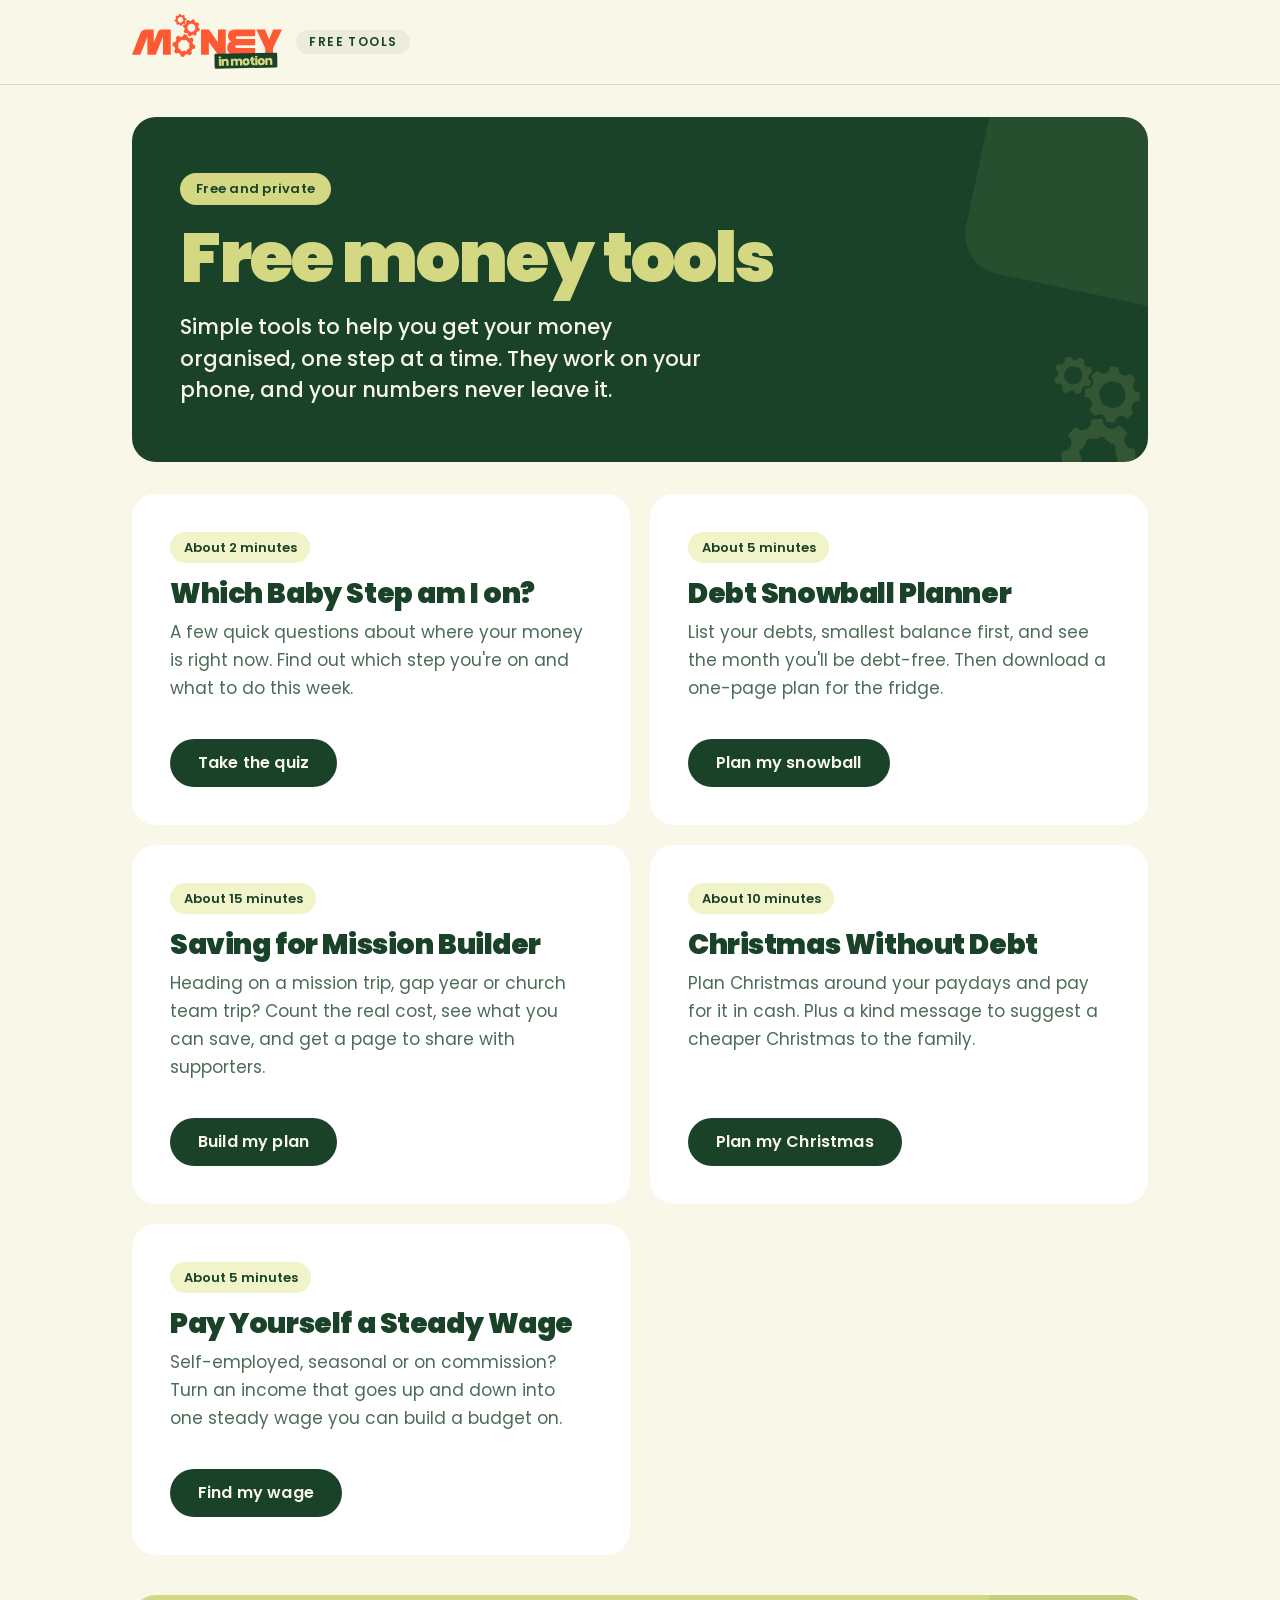
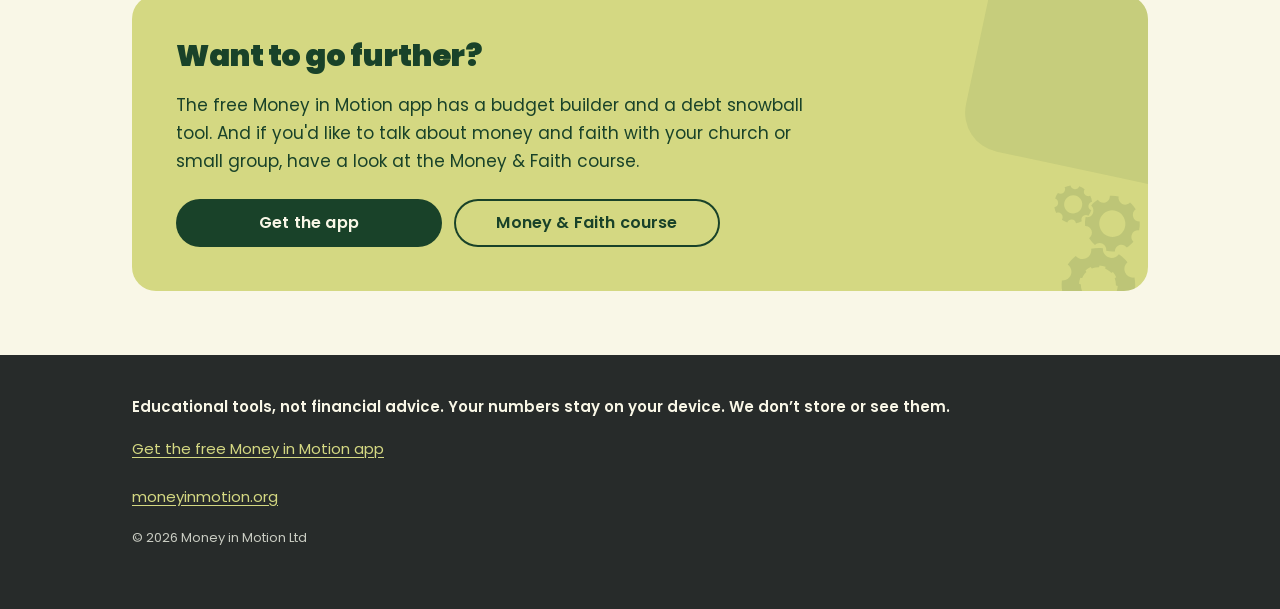
<file: index.html>
<!doctype html>
<html lang="en-GB">
<head>
  <meta charset="utf-8">
  <meta name="viewport" content="width=device-width, initial-scale=1">
  <title>Money in Motion Free Tools</title>
  <meta name="description" content="Free, private money tools from Money in Motion. Find your Baby Step, plan your debt snowball, save for a mission trip, plan a Christmas without debt and turn an up-and-down income into a steady wage.">
  <meta property="og:type" content="website">
  <meta property="og:title" content="Money in Motion Free Tools">
  <meta property="og:description" content="Free, private money tools from Money in Motion.">
  <meta name="referrer" content="strict-origin-when-cross-origin">
  <meta name="theme-color" content="#F9F7E7" media="(prefers-color-scheme: light)">
  <meta name="theme-color" content="#10281A" media="(prefers-color-scheme: dark)">
  <link rel="icon" href="assets/favicon.svg" type="image/svg+xml">
  <link rel="apple-touch-icon" href="assets/brand/app-icon-512.png">
  <link rel="preload" href="assets/brand/fonts/poppins-latin-400-normal.woff2" as="font" type="font/woff2" crossorigin>
  <link rel="preload" href="assets/brand/fonts/poppins-latin-900-normal.woff2" as="font" type="font/woff2" crossorigin>
  <link rel="stylesheet" href="assets/styles.css">
</head>
<body>
  <a class="skip-link" href="#main">Skip to the tools</a>

  <header class="site-header">
    <div class="container container-wide">
      <a class="brand" href="./">
        <picture>
          <source srcset="assets/brand/logo-on-dark.svg" media="(prefers-color-scheme: dark)">
          <img class="brand-logo" src="assets/brand/logo.svg" alt="Money in Motion" width="150" height="56">
        </picture>
        <span class="brand-sub">Free tools</span>
      </a>
    </div>
  </header>

  <main id="main">
    <div class="container container-wide">
      <section class="hero band">
        <p class="eyebrow">Free and private</p>
        <h1 class="display">Free money tools</h1>
        <p class="lead">Simple tools to help you get your money organised, one step at a time. They work on your phone, and your numbers never leave it.</p>
      </section>

      <ul class="tool-grid" role="list">
        <li>
          <article class="card tool-card">
            <span class="badge badge-live">About 2 minutes</span>
            <h2>Which Baby Step am I on?</h2>
            <p>A few quick questions about where your money is right now. Find out which step you're on and what to do this week.</p>
            <a class="btn btn-primary" href="quiz/">Take the quiz</a>
          </article>
        </li>
        <li>
          <article class="card tool-card">
            <span class="badge badge-live">About 5 minutes</span>
            <h2>Debt Snowball Planner</h2>
            <p>List your debts, smallest balance first, and see the month you'll be debt-free. Then download a one-page plan for the fridge.</p>
            <a class="btn btn-primary" href="debt-planner/">Plan my snowball</a>
          </article>
        </li>
        <li>
          <article class="card tool-card">
            <span class="badge badge-live">About 15 minutes</span>
            <h2>Saving for Mission Builder</h2>
            <p>Heading on a mission trip, gap year or church team trip? Count the real cost, see what you can save, and get a page to share with supporters.</p>
            <a class="btn btn-primary" href="saving-for-mission/">Build my plan</a>
          </article>
        </li>
        <li>
          <article class="card tool-card">
            <span class="badge badge-live">About 10 minutes</span>
            <h2>Christmas Without Debt</h2>
            <p>Plan Christmas around your paydays and pay for it in cash. Plus a kind message to suggest a cheaper Christmas to the family.</p>
            <a class="btn btn-primary" href="christmas/">Plan my Christmas</a>
          </article>
        </li>
        <li>
          <article class="card tool-card">
            <span class="badge badge-live">About 5 minutes</span>
            <h2>Pay Yourself a Steady Wage</h2>
            <p>Self-employed, seasonal or on commission? Turn an income that goes up and down into one steady wage you can build a budget on.</p>
            <a class="btn btn-primary" href="steady-wage/">Find my wage</a>
          </article>
        </li>
      </ul>

      <section class="band band-alt more-band" aria-labelledby="more-heading">
        <h2 id="more-heading">Want to go further?</h2>
        <p>The free Money in Motion app has a budget builder and a debt snowball tool. And if you'd like to talk about money and faith with your church or small group, have a look at the Money &amp; Faith course.</p>
        <div class="button-row">
          <a class="btn btn-primary" data-mim-link="appPage" href="https://moneyinmotion.org/app" target="_blank" rel="noopener noreferrer">Get the app</a>
          <a class="btn btn-secondary" data-mim-link="moneyAndFaith" href="https://moneyinmotion.org/money-and-faith" target="_blank" rel="noopener noreferrer">Money &amp; Faith course</a>
        </div>
      </section>
    </div>
  </main>

  <footer class="site-footer" data-mim-footer="wide">
    <div class="container container-wide">
      <p class="footer-disclaimer">Educational tools, not financial advice. Your numbers stay on your device. We don't store or see them.</p>
    </div>
  </footer>

  <script src="assets/config.js"></script>
  <script src="assets/site.js"></script>
</body>
</html>
</file>
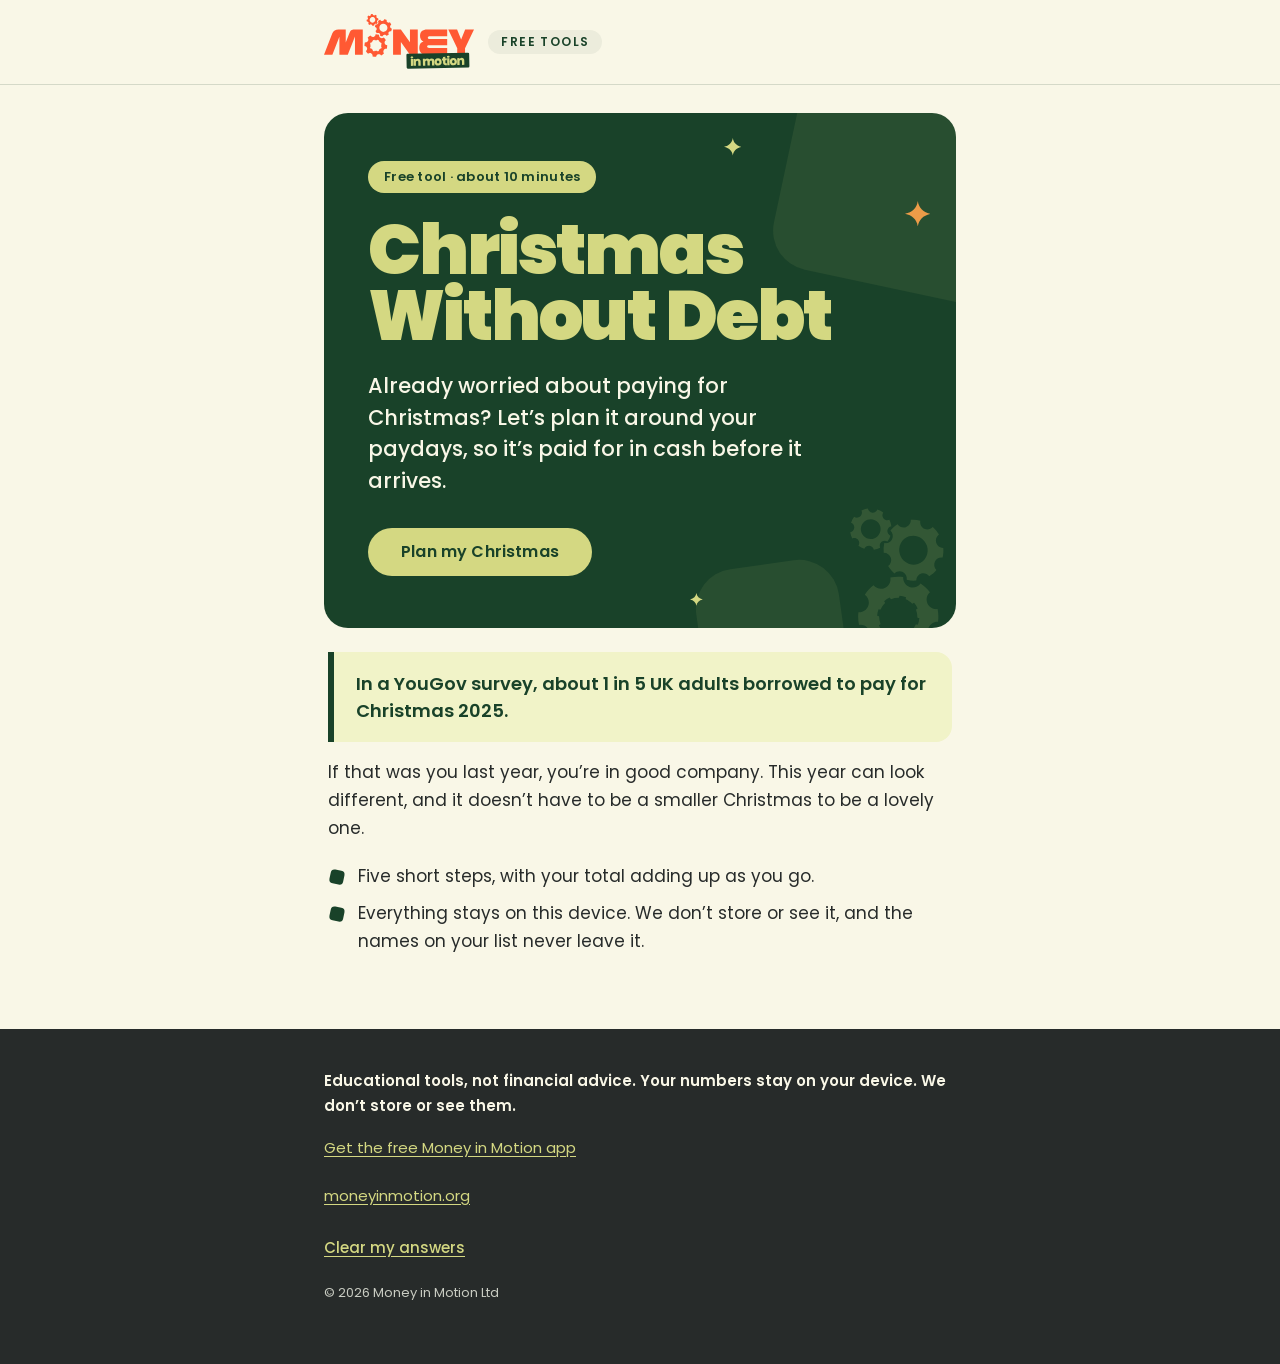
<file: christmas/index.html>
<!doctype html>
<html lang="en-GB">
<head>
  <meta charset="utf-8">
  <meta name="viewport" content="width=device-width, initial-scale=1">
  <title>Christmas Without Debt | Money in Motion</title>
  <meta name="description" content="A free Christmas planner from Money in Motion. Count your paydays, list your gifts and the costs people forget, and plan to pay for Christmas in cash, with nothing borrowed.">
  <meta property="og:type" content="website">
  <meta property="og:title" content="Christmas Without Debt">
  <meta property="og:description" content="Plan Christmas around your paydays and pay for it in cash. Free and private.">
  <meta name="referrer" content="strict-origin-when-cross-origin">
  <meta name="theme-color" content="#F9F7E7" media="(prefers-color-scheme: light)">
  <meta name="theme-color" content="#10281A" media="(prefers-color-scheme: dark)">
  <link rel="icon" href="../assets/favicon.svg" type="image/svg+xml">
  <link rel="apple-touch-icon" href="../assets/brand/app-icon-512.png">
  <link rel="preload" href="../assets/brand/fonts/poppins-latin-400-normal.woff2" as="font" type="font/woff2" crossorigin>
  <link rel="preload" href="../assets/brand/fonts/poppins-latin-900-normal.woff2" as="font" type="font/woff2" crossorigin>
  <link rel="stylesheet" href="../assets/styles.css">
  <link rel="stylesheet" href="christmas.css">
</head>
<body data-mim-storage="mim.christmas.v1">
  <a class="skip-link" href="#main">Skip to the planner</a>

  <header class="site-header">
    <div class="container">
      <a class="brand" href="../">
        <picture>
          <source srcset="../assets/brand/logo-on-dark.svg" media="(prefers-color-scheme: dark)">
          <img class="brand-logo" src="../assets/brand/logo.svg" alt="Money in Motion" width="150" height="56">
        </picture>
        <span class="brand-sub">Free tools</span>
      </a>
    </div>
  </header>

  <main id="main" class="xm">
    <div class="container">
      <div id="christmas-app">
        <noscript>
          <h1>Christmas Without Debt</h1>
          <p>This planner needs JavaScript switched on in your browser. Nothing you enter leaves your device.</p>
        </noscript>
      </div>
    </div>
  </main>

  <footer class="site-footer" data-mim-footer>
    <div class="container">
      <p class="footer-disclaimer">Educational tools, not financial advice. Your numbers stay on your device. We don't store or see them.</p>
    </div>
  </footer>

  <script src="../assets/config.js"></script>
  <script src="../assets/site.js"></script>
  <script src="../assets/pdf.js"></script>
  <script src="logic.js"></script>
  <script src="content.js"></script>
  <script src="pdfs.js"></script>
  <script src="app.js"></script>
</body>
</html>
</file>
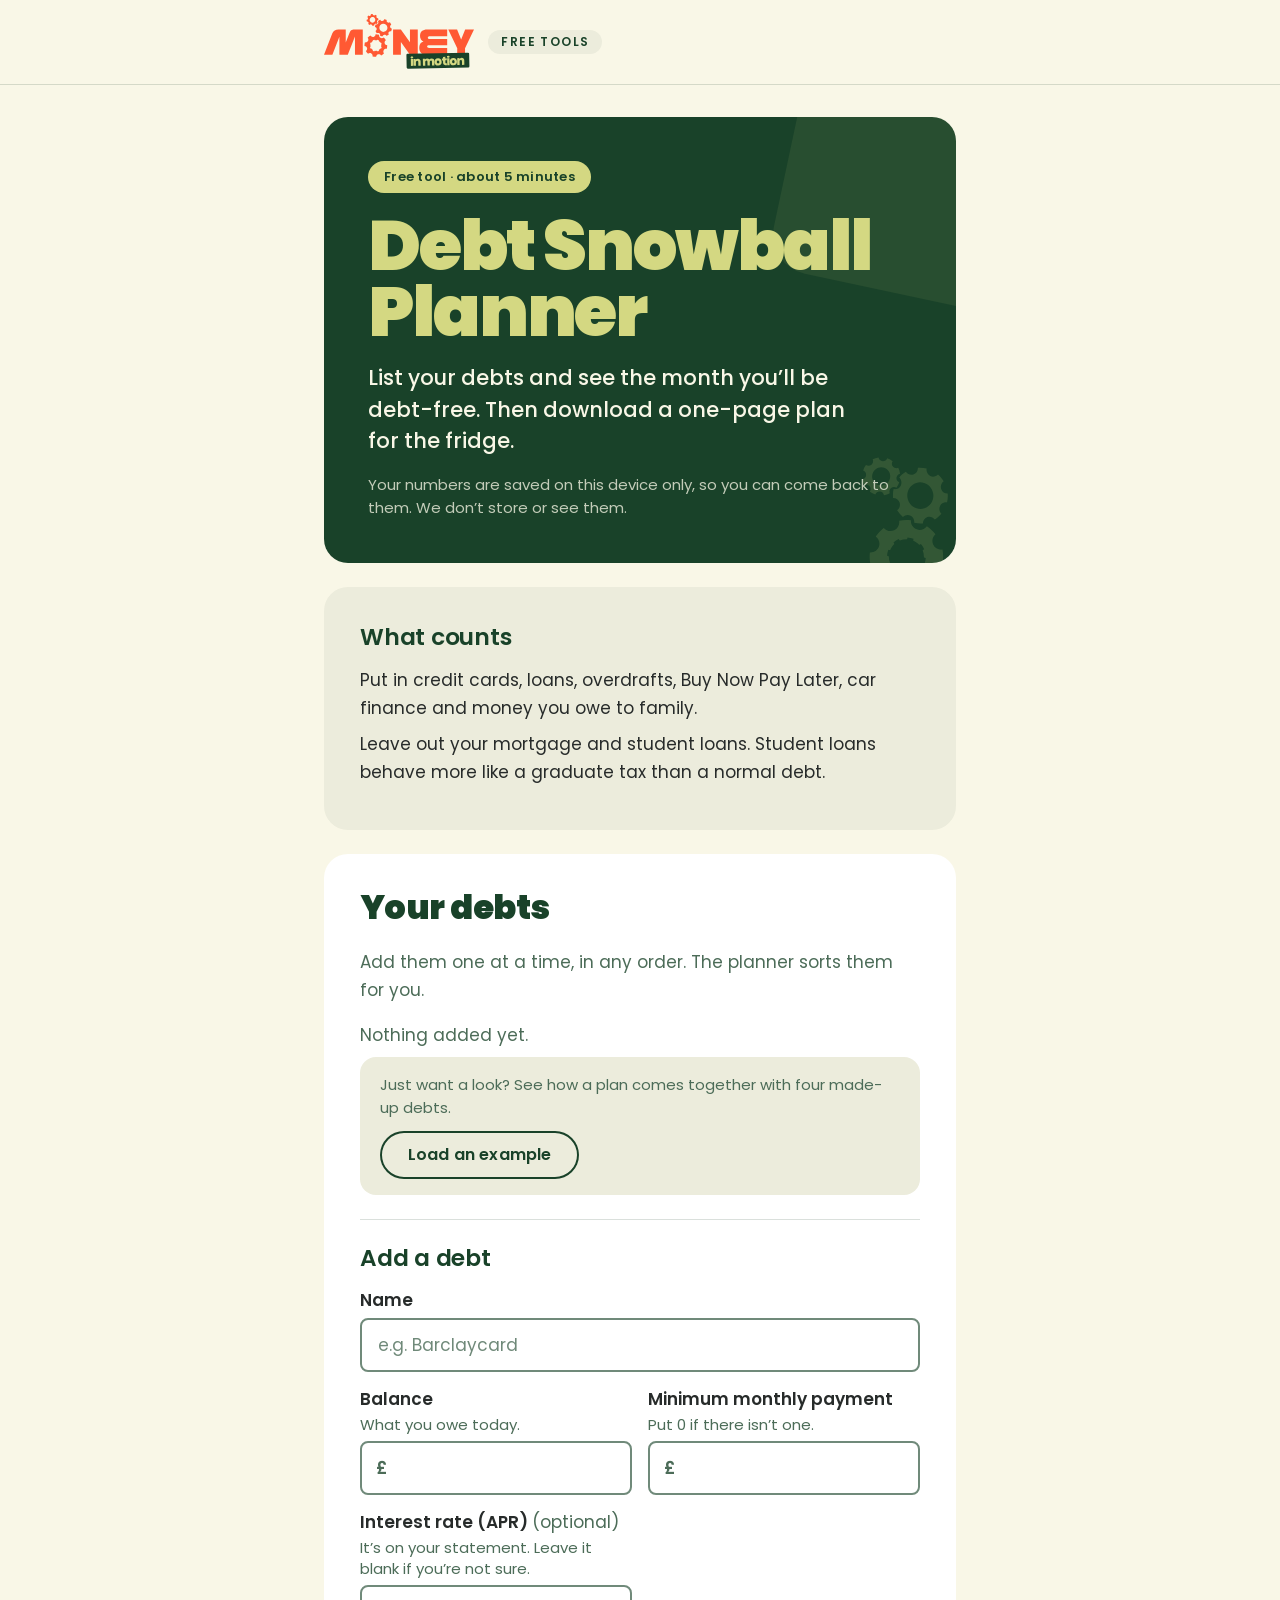
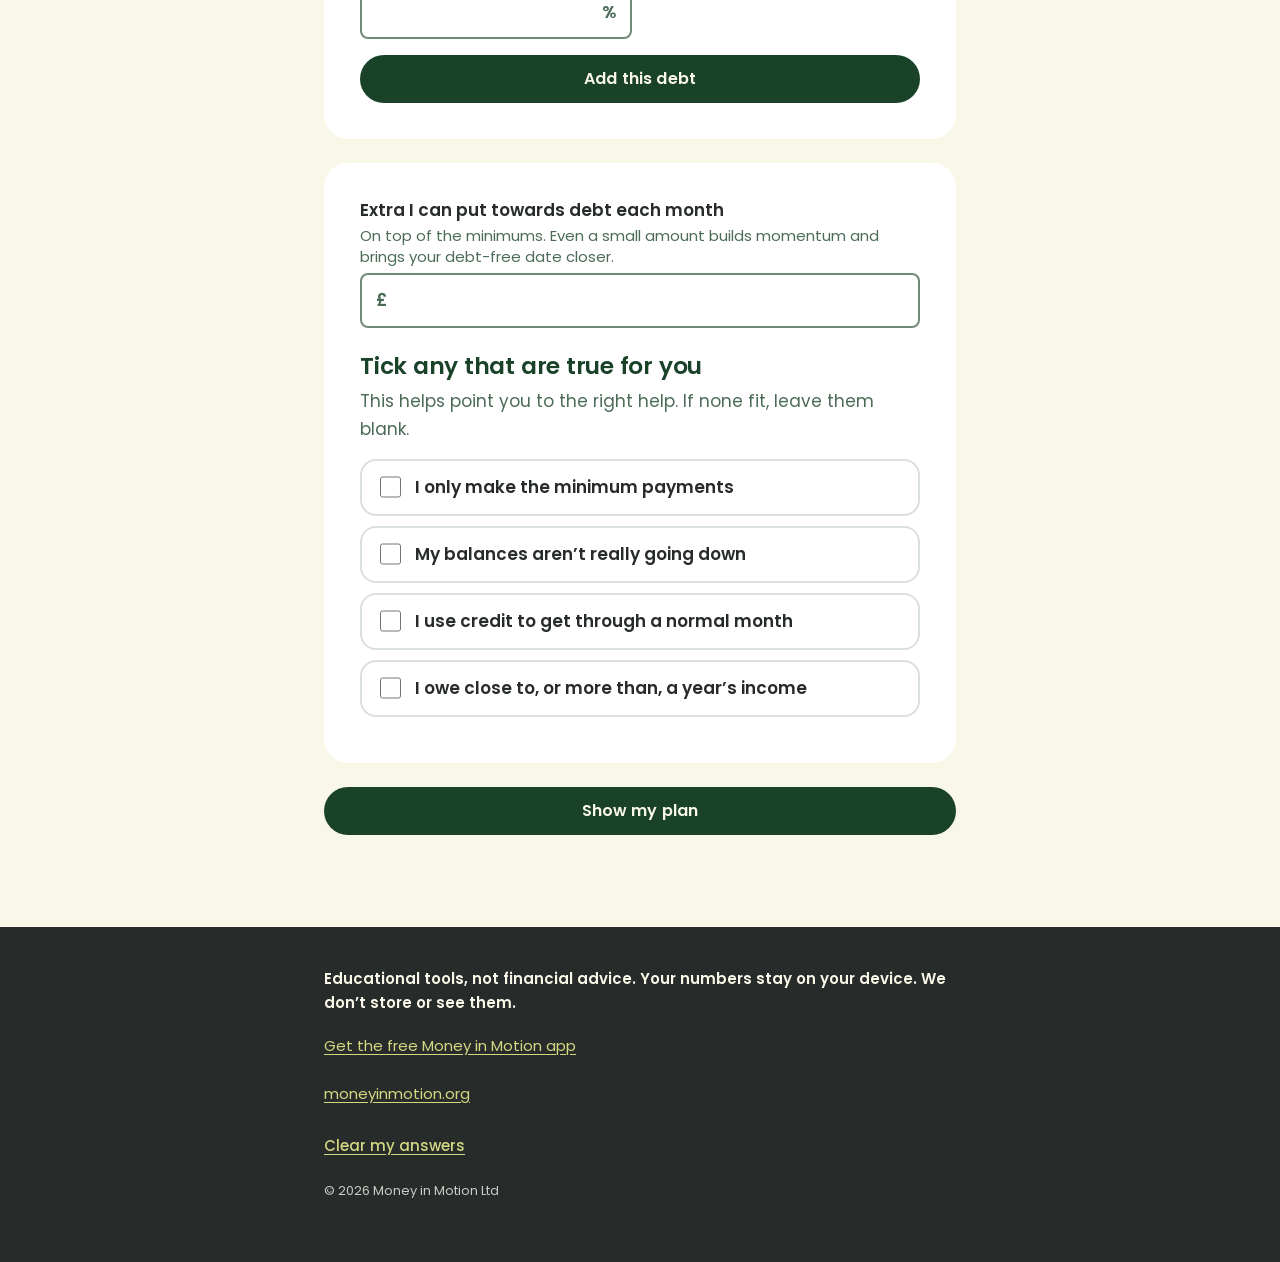
<file: debt-planner/index.html>
<!doctype html>
<html lang="en-GB">
<head>
  <meta charset="utf-8">
  <meta name="viewport" content="width=device-width, initial-scale=1">
  <title>Debt Snowball Planner | Money in Motion</title>
  <meta name="description" content="A free planner from Money in Motion. List your debts, smallest balance first, see the month you'll be debt-free, and download a one-page plan for the fridge.">
  <meta property="og:type" content="website">
  <meta property="og:title" content="Debt Snowball Planner">
  <meta property="og:description" content="List your debts, see the month you'll be debt-free, and download a one-page plan for the fridge. Free and private.">
  <meta name="referrer" content="strict-origin-when-cross-origin">
  <meta name="theme-color" content="#F9F7E7" media="(prefers-color-scheme: light)">
  <meta name="theme-color" content="#10281A" media="(prefers-color-scheme: dark)">
  <link rel="icon" href="../assets/favicon.svg" type="image/svg+xml">
  <link rel="apple-touch-icon" href="../assets/brand/app-icon-512.png">
  <link rel="preload" href="../assets/brand/fonts/poppins-latin-400-normal.woff2" as="font" type="font/woff2" crossorigin>
  <link rel="preload" href="../assets/brand/fonts/poppins-latin-900-normal.woff2" as="font" type="font/woff2" crossorigin>
  <link rel="stylesheet" href="../assets/styles.css">
  <link rel="stylesheet" href="planner.css">
</head>
<body data-mim-storage="mim.debt.v1">
  <a class="skip-link" href="#main">Skip to the planner</a>

  <header class="site-header">
    <div class="container">
      <a class="brand" href="../">
        <picture>
          <source srcset="../assets/brand/logo-on-dark.svg" media="(prefers-color-scheme: dark)">
          <img class="brand-logo" src="../assets/brand/logo.svg" alt="Money in Motion" width="150" height="56">
        </picture>
        <span class="brand-sub">Free tools</span>
      </a>
    </div>
  </header>

  <main id="main" class="dp">
    <div class="container">
      <div id="debt-app">
        <noscript>
          <h1>Debt Snowball Planner</h1>
          <p>This planner needs JavaScript switched on in your browser. Nothing you enter leaves your device.</p>
        </noscript>
      </div>
    </div>
  </main>

  <footer class="site-footer" data-mim-footer>
    <div class="container">
      <p class="footer-disclaimer">Educational tools, not financial advice. Your numbers stay on your device. We don't store or see them.</p>
    </div>
  </footer>

  <script src="../assets/config.js"></script>
  <script src="../assets/site.js"></script>
  <script src="../assets/pdf.js"></script>
  <script src="snowball.js"></script>
  <script src="content.js"></script>
  <script src="planner.js"></script>
</body>
</html>
</file>
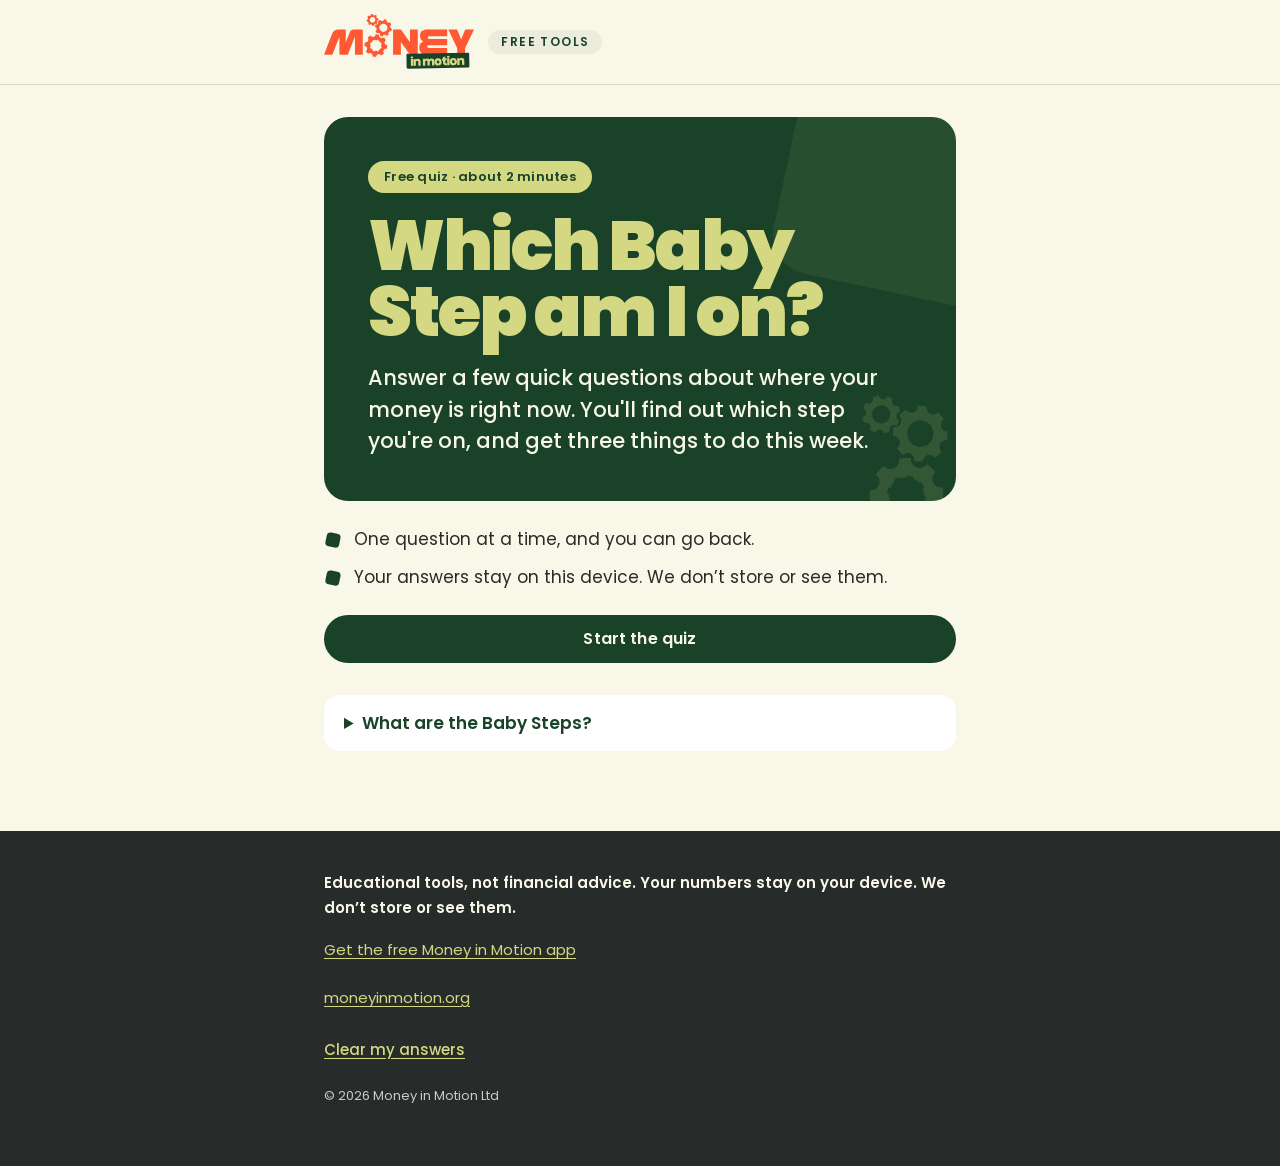
<file: quiz/index.html>
<!doctype html>
<html lang="en-GB">
<head>
  <meta charset="utf-8">
  <meta name="viewport" content="width=device-width, initial-scale=1">
  <title>Which Baby Step am I on? | Money in Motion</title>
  <meta name="description" content="A free two-minute quiz from Money in Motion. Find out which Baby Step you're on and get three things to do this week.">
  <meta property="og:type" content="website">
  <meta property="og:title" content="Which Baby Step am I on?">
  <meta property="og:description" content="A free two-minute quiz. Find out which Baby Step you're on and get three things to do this week.">
  <meta name="referrer" content="strict-origin-when-cross-origin">
  <meta name="theme-color" content="#F9F7E7" media="(prefers-color-scheme: light)">
  <meta name="theme-color" content="#10281A" media="(prefers-color-scheme: dark)">
  <link rel="icon" href="../assets/favicon.svg" type="image/svg+xml">
  <link rel="apple-touch-icon" href="../assets/brand/app-icon-512.png">
  <link rel="preload" href="../assets/brand/fonts/poppins-latin-400-normal.woff2" as="font" type="font/woff2" crossorigin>
  <link rel="preload" href="../assets/brand/fonts/poppins-latin-900-normal.woff2" as="font" type="font/woff2" crossorigin>
  <link rel="stylesheet" href="../assets/styles.css">
</head>
<body data-mim-storage="mim.quiz.v1">
  <a class="skip-link" href="#main">Skip to the quiz</a>

  <header class="site-header">
    <div class="container">
      <a class="brand" href="../">
        <picture>
          <source srcset="../assets/brand/logo-on-dark.svg" media="(prefers-color-scheme: dark)">
          <img class="brand-logo" src="../assets/brand/logo.svg" alt="Money in Motion" width="150" height="56">
        </picture>
        <span class="brand-sub">Free tools</span>
      </a>
    </div>
  </header>

  <main id="main" class="quiz">
    <div class="container">
      <div id="quiz-app">
        <noscript>
          <h1>Which Baby Step am I on?</h1>
          <p>This quiz needs JavaScript switched on in your browser. Nothing you enter leaves your device.</p>
        </noscript>
      </div>
    </div>
  </main>

  <footer class="site-footer" data-mim-footer>
    <div class="container">
      <p class="footer-disclaimer">Educational tools, not financial advice. Your numbers stay on your device. We don't store or see them.</p>
    </div>
  </footer>

  <script src="../assets/config.js"></script>
  <script src="../assets/baby-steps.js"></script>
  <script src="../assets/site.js"></script>
  <script src="../assets/pdf.js"></script>
  <script src="logic.js"></script>
  <script src="content.js"></script>
  <script src="quiz.js"></script>
</body>
</html>
</file>
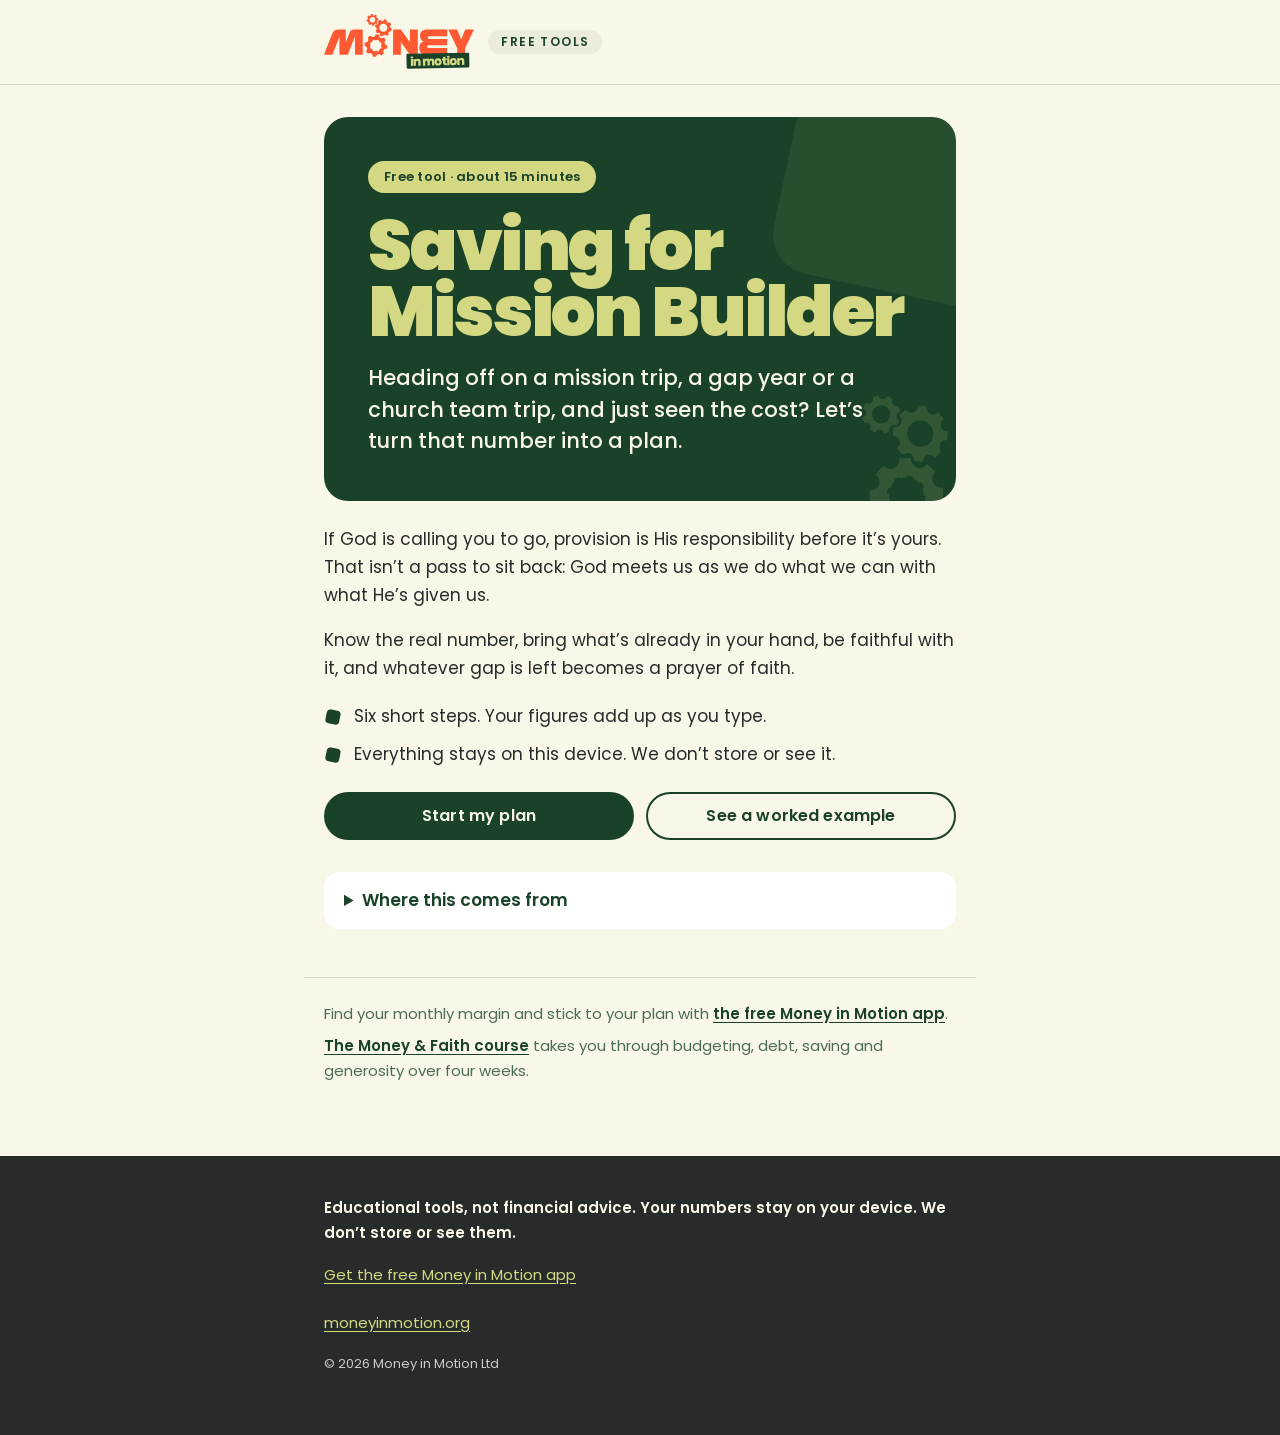
<file: saving-for-mission/index.html>
<!doctype html>
<html lang="en-GB">
<head>
  <meta charset="utf-8">
  <meta name="viewport" content="width=device-width, initial-scale=1">
  <title>Saving for Mission Builder | Money in Motion</title>
  <meta name="description" content="Heading on a mission trip, gap year or church team trip? A free 15-minute builder from Money in Motion that turns the cost into a saving plan, with a page to share with supporters.">
  <meta property="og:type" content="website">
  <meta property="og:title" content="Saving for Mission Builder">
  <meta property="og:description" content="A free 15-minute builder that turns the cost of a mission trip into a saving plan.">
  <meta name="referrer" content="strict-origin-when-cross-origin">
  <meta name="theme-color" content="#F9F7E7" media="(prefers-color-scheme: light)">
  <meta name="theme-color" content="#10281A" media="(prefers-color-scheme: dark)">
  <link rel="icon" href="../assets/favicon.svg" type="image/svg+xml">
  <link rel="apple-touch-icon" href="../assets/brand/app-icon-512.png">
  <link rel="preload" href="../assets/brand/fonts/poppins-latin-400-normal.woff2" as="font" type="font/woff2" crossorigin>
  <link rel="preload" href="../assets/brand/fonts/poppins-latin-900-normal.woff2" as="font" type="font/woff2" crossorigin>
  <link rel="stylesheet" href="../assets/styles.css">
  <link rel="stylesheet" href="builder.css">
</head>
<body>
  <a class="skip-link" href="#main">Skip to the builder</a>

  <header class="site-header">
    <div class="container">
      <a class="brand" href="../">
        <picture>
          <source srcset="../assets/brand/logo-on-dark.svg" media="(prefers-color-scheme: dark)">
          <img class="brand-logo" src="../assets/brand/logo.svg" alt="Money in Motion" width="150" height="56">
        </picture>
        <span class="brand-sub">Free tools</span>
      </a>
    </div>
  </header>

  <main id="main" class="sfm">
    <div class="container">
      <div id="mission-app">
        <noscript>
          <h1>Saving for Mission Builder</h1>
          <p>This builder needs JavaScript switched on in your browser. Nothing you enter leaves your device.</p>
        </noscript>
      </div>
    </div>

    <aside class="container sfm-more" aria-label="More from Money in Motion">
      <p>Find your monthly margin and stick to your plan with <a data-mim-link="appPage" href="https://moneyinmotion.org/app" target="_blank" rel="noopener noreferrer">the free Money in Motion app</a>.</p>
      <p><a data-mim-link="moneyAndFaith" href="https://moneyinmotion.org/money-and-faith" target="_blank" rel="noopener noreferrer">The Money &amp; Faith course</a> takes you through budgeting, debt, saving and generosity over four weeks.</p>
    </aside>
  </main>

  <footer class="site-footer" data-mim-footer>
    <div class="container">
      <p class="footer-disclaimer">Educational tools, not financial advice. Your numbers stay on your device. We don't store or see them.</p>
    </div>
  </footer>

  <script src="../assets/config.js"></script>
  <script src="../assets/site.js"></script>
  <script src="../assets/pdf.js"></script>
  <script src="logic.js"></script>
  <script src="content.js"></script>
  <script src="pdfs.js"></script>
  <script src="builder.js"></script>
</body>
</html>
</file>
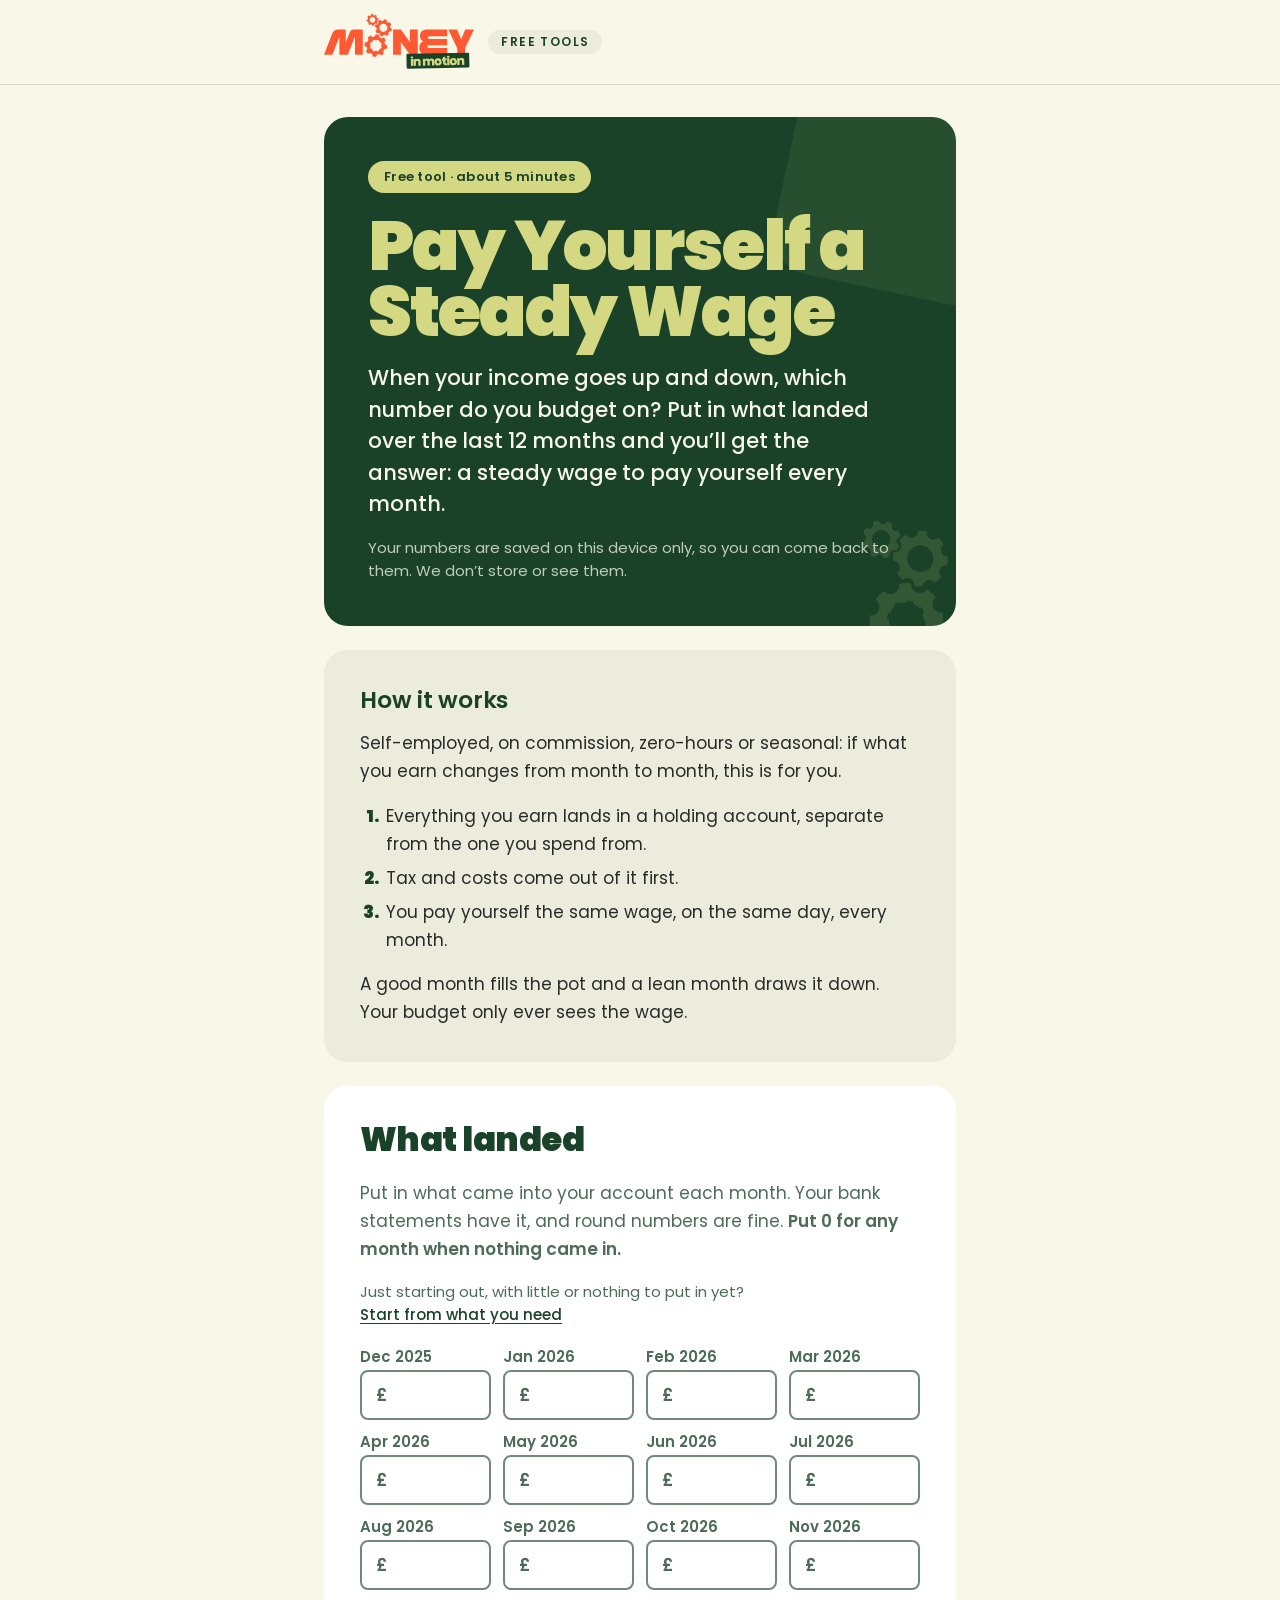
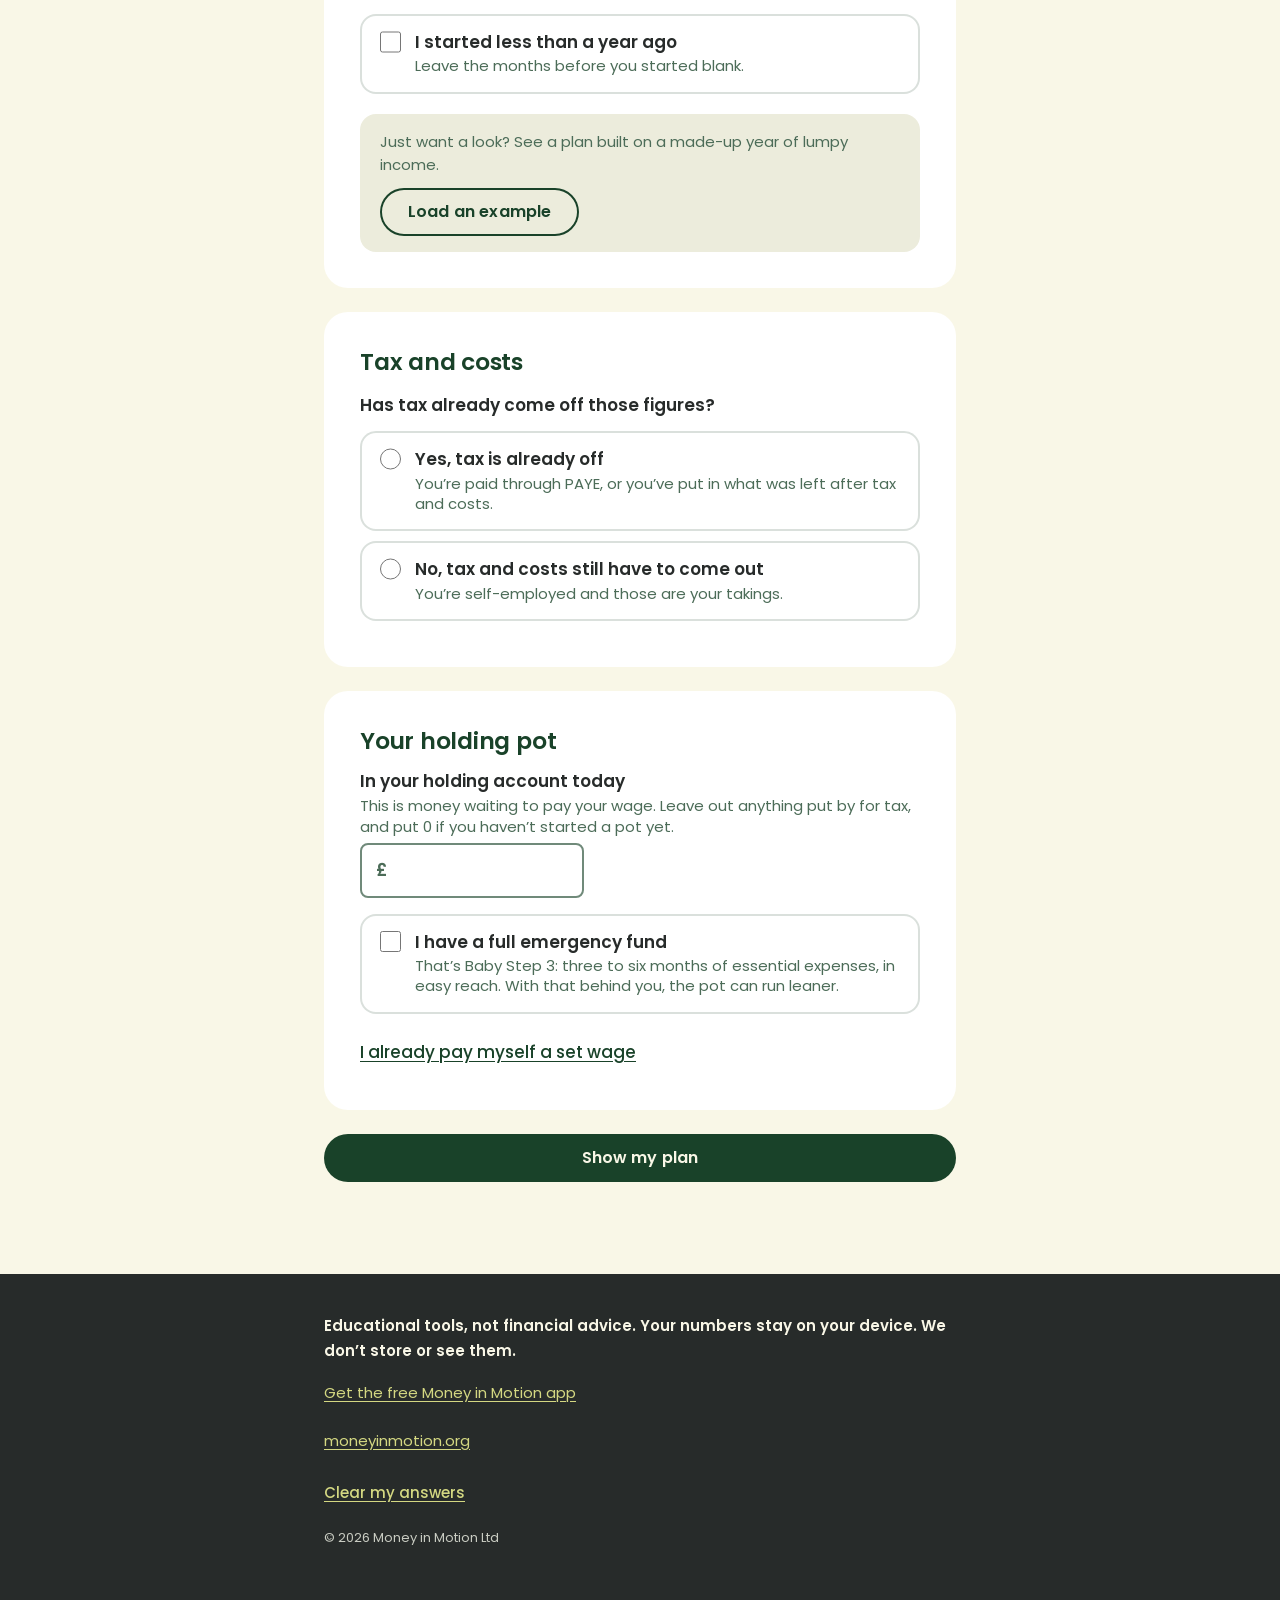
<file: steady-wage/index.html>
<!doctype html>
<html lang="en-GB">
<head>
  <meta charset="utf-8">
  <meta name="viewport" content="width=device-width, initial-scale=1">
  <title>Pay Yourself a Steady Wage | Money in Motion</title>
  <meta name="description" content="A free tool from Money in Motion for income that goes up and down. Put in your last 12 months and get one number to budget on: a steady wage to pay yourself every month.">
  <meta property="og:type" content="website">
  <meta property="og:title" content="Pay Yourself a Steady Wage">
  <meta property="og:description" content="Self-employed, seasonal or on commission? Turn an up-and-down income into a steady wage you can budget on. Free and private.">
  <meta name="referrer" content="strict-origin-when-cross-origin">
  <meta name="theme-color" content="#F9F7E7" media="(prefers-color-scheme: light)">
  <meta name="theme-color" content="#10281A" media="(prefers-color-scheme: dark)">
  <link rel="icon" href="../assets/favicon.svg" type="image/svg+xml">
  <link rel="apple-touch-icon" href="../assets/brand/app-icon-512.png">
  <link rel="preload" href="../assets/brand/fonts/poppins-latin-400-normal.woff2" as="font" type="font/woff2" crossorigin>
  <link rel="preload" href="../assets/brand/fonts/poppins-latin-900-normal.woff2" as="font" type="font/woff2" crossorigin>
  <link rel="stylesheet" href="../assets/styles.css">
  <link rel="stylesheet" href="wage.css">
</head>
<body data-mim-storage="mim.wage.v1">
  <a class="skip-link" href="#main">Skip to the planner</a>

  <header class="site-header">
    <div class="container">
      <a class="brand" href="../">
        <picture>
          <source srcset="../assets/brand/logo-on-dark.svg" media="(prefers-color-scheme: dark)">
          <img class="brand-logo" src="../assets/brand/logo.svg" alt="Money in Motion" width="150" height="56">
        </picture>
        <span class="brand-sub">Free tools</span>
      </a>
    </div>
  </header>

  <main id="main" class="sw">
    <div class="container">
      <div id="wage-app">
        <noscript>
          <h1>Pay Yourself a Steady Wage</h1>
          <p>This planner needs JavaScript switched on in your browser. Nothing you enter leaves your device.</p>
        </noscript>
      </div>
    </div>
  </main>

  <footer class="site-footer" data-mim-footer>
    <div class="container">
      <p class="footer-disclaimer">Educational tools, not financial advice. Your numbers stay on your device. We don't store or see them.</p>
    </div>
  </footer>

  <script src="../assets/config.js"></script>
  <script src="../assets/site.js"></script>
  <script src="../assets/pdf.js"></script>
  <script src="logic.js"></script>
  <script src="content.js"></script>
  <script src="app.js"></script>
</body>
</html>
</file>
<file: assets/styles.css>
/* =====================================================================
   Money in Motion Free Tools: shared styles
   =====================================================================
   Set to the Money in Motion Brand Guide 2.0 (August 2026).

   BRAND SETTINGS: every colour and font lives in this first block.
   Each colour has a light-mode and a dark-mode value. Swap the values here
   and the whole site follows. Nothing below this block needs editing to
   rebrand.
   ===================================================================== */

/* ----- Type -----
   The brand typeface is Mava MotionEV. Its web licence isn't confirmed yet
   (Brand Guide, section 12), so the site uses the guide's approved backup,
   Poppins (SIL Open Font Licence), served from this site so no font service
   sees who's visiting. Mava is first in the font list, so a device that has
   it installed uses it. Four weights only, as the guide asks. */
@font-face { font-family: 'Poppins'; font-style: normal; font-weight: 400; font-display: swap; src: url(brand/fonts/poppins-latin-400-normal.woff2) format('woff2'); }
@font-face { font-family: 'Poppins'; font-style: normal; font-weight: 500; font-display: swap; src: url(brand/fonts/poppins-latin-500-normal.woff2) format('woff2'); }
@font-face { font-family: 'Poppins'; font-style: normal; font-weight: 600; font-display: swap; src: url(brand/fonts/poppins-latin-600-normal.woff2) format('woff2'); }
@font-face { font-family: 'Poppins'; font-style: normal; font-weight: 900; font-display: swap; src: url(brand/fonts/poppins-latin-900-normal.woff2) format('woff2'); }

:root {
  /* ----- The brand palette (Brand Guide, section 3) -----
     Deep Forest and Warm Cream do most of the work. Motion Orange is the
     shout: once per screen at most, and never for text. */
  --mim-forest: #194229;
  --mim-cream: #F9F7E7;
  --mim-orange: #FF5933;
  --mim-lime: #D4D882;
  --mim-ink: #272B2A;
  --mim-purple: #B188D8;   /* Money & Faith: the brace on questions to answer */
  --mim-sky: #8DC3D8;      /* calm panels: the "talk to someone" box */
  --mim-amber: #EC9C48;    /* a warm highlight where orange would be too loud */
  /* Tints and shades, which stay in the family */
  --mim-lime-pale: #F1F3C8;
  --mim-forest-deep: #10281A;

  /* ----- Fonts ----- */
  --font-body: 'Mava MotionEV', 'Poppins', 'Helvetica Neue', Arial, sans-serif;
  --font-heading: var(--font-body);

  /* ----- Light mode: Warm Cream page, white cards, Ink to read ----- */
  --bg-light: #F9F7E7;            /* page background */
  --surface-light: #FFFFFF;       /* cards */
  --surface-alt-light: #ECECDC;   /* quiet panels */
  --text-light: #272B2A;          /* main text (Ink) */
  --text-muted-light: #4C6C58;    /* secondary text */
  --heading-light: #194229;       /* headings (Deep Forest) */
  --border-light: rgba(25, 66, 41, 0.16); /* lines */
  --field-light: #708A7A;         /* input and control edges (3:1 or more) */
  --track-light: rgba(25, 66, 41, 0.14);
  --primary-light: #194229;       /* buttons, links, progress (Deep Forest) */
  --primary-hover-light: #0F2C1A;
  --on-primary-light: #F9F7E7;    /* text on primary */
  --primary-soft-light: #F1F3C8;  /* selected answers, totals (Lime tint) */
  --accent-light: #C2331A;        /* a readable orange, for problems only */
  --on-accent-light: #FFFFFF;
  --accent-soft-light: #FFE6DE;
  --care-bg-light: #E3F0F5;       /* "talk to someone" box (Sky tint) */
  --care-border-light: #8DC3D8;
  --focus-light: #194229;         /* keyboard focus ring */
  --shadow-light: rgba(25, 66, 41, 0.08);
  /* Feature blocks: Deep Forest with Fresh Lime and Cream */
  --band-light: #194229;
  --band-text-light: #F9F7E7;
  --band-muted-light: #C3CCB9;
  --band-heading-light: #D4D882;
  --band-line-light: rgba(249, 247, 231, 0.18);
  --band-btn-light: #D4D882;
  --band-btn-text-light: #194229;
  --band-shape-light: rgba(212, 216, 130, 0.08);
  --band-gears-light: rgba(212, 216, 130, 0.14);
  /* The second feature block: Fresh Lime with Deep Forest */
  --band-alt-light: #D4D882;
  --band-alt-text-light: #194229;
  --band-alt-muted-light: #3B5A41;
  --band-alt-heading-light: #194229;
  --band-alt-line-light: rgba(25, 66, 41, 0.2);
  --band-alt-btn-light: #194229;
  --band-alt-btn-text-light: #F9F7E7;
  --band-alt-shape-light: rgba(25, 66, 41, 0.07);
  --band-alt-gears-light: rgba(25, 66, 41, 0.12);

  /* ----- Dark mode: the brand's Deep Forest sections, Fresh Lime to lead ----- */
  --bg-dark: #10281A;
  --surface-dark: #194229;
  --surface-alt-dark: #294F36;
  --text-dark: #F9F7E7;
  --text-muted-dark: #C3CCB9;
  --heading-dark: #D4D882;
  --border-dark: rgba(249, 247, 231, 0.18);
  --field-dark: #899C88;
  --track-dark: rgba(249, 247, 231, 0.16);
  --primary-dark: #D4D882;
  --primary-hover-dark: #E2E5A3;
  --on-primary-dark: #194229;
  --primary-soft-dark: rgba(212, 216, 130, 0.16);
  --accent-dark: #FFA894;
  --on-accent-dark: #194229;
  --accent-soft-dark: rgba(255, 89, 51, 0.16);
  --care-bg-dark: rgba(141, 195, 216, 0.14);
  --care-border-dark: #8DC3D8;
  --focus-dark: #D4D882;
  --shadow-dark: rgba(0, 0, 0, 0.3);
  /* In dark mode the two feature blocks swap over */
  --band-dark: var(--band-alt-light);
  --band-text-dark: var(--band-alt-text-light);
  --band-muted-dark: var(--band-alt-muted-light);
  --band-heading-dark: var(--band-alt-heading-light);
  --band-line-dark: var(--band-alt-line-light);
  --band-btn-dark: var(--band-alt-btn-light);
  --band-btn-text-dark: var(--band-alt-btn-text-light);
  --band-shape-dark: var(--band-alt-shape-light);
  --band-gears-dark: var(--band-alt-gears-light);
  --band-alt-dark: #194229;
  --band-alt-text-dark: var(--band-text-light);
  --band-alt-muted-dark: var(--band-muted-light);
  --band-alt-heading-dark: var(--band-heading-light);
  --band-alt-line-dark: var(--band-line-light);
  --band-alt-btn-dark: var(--band-btn-light);
  --band-alt-btn-text-dark: var(--band-btn-text-light);
  --band-alt-shape-dark: var(--band-shape-light);
  --band-alt-gears-dark: var(--band-gears-light);

  /* ----- Shape and spacing (section 5) ----- */
  --radius: 24px;          /* cards, panels */
  --radius-medium: 16px;   /* small cards */
  --radius-small: 8px;     /* tags, inputs */
  --content-width: 42rem;
  --wide-width: 66rem;
}

/* =====================================================================
   Colour mapping (no need to edit): picks light or dark values above.
   ===================================================================== */

:root {
  color-scheme: light dark;
  --bg: var(--bg-light);
  --surface: var(--surface-light);
  --surface-alt: var(--surface-alt-light);
  --text: var(--text-light);
  --text-muted: var(--text-muted-light);
  --heading: var(--heading-light);
  --border: var(--border-light);
  --field: var(--field-light);
  --track: var(--track-light);
  --primary: var(--primary-light);
  --primary-hover: var(--primary-hover-light);
  --on-primary: var(--on-primary-light);
  --primary-soft: var(--primary-soft-light);
  --accent: var(--accent-light);
  --on-accent: var(--on-accent-light);
  --accent-soft: var(--accent-soft-light);
  --care-bg: var(--care-bg-light);
  --care-border: var(--care-border-light);
  --focus: var(--focus-light);
  --shadow: var(--shadow-light);
  --band: var(--band-light);
  --band-text: var(--band-text-light);
  --band-muted: var(--band-muted-light);
  --band-heading: var(--band-heading-light);
  --band-line: var(--band-line-light);
  --band-btn: var(--band-btn-light);
  --band-btn-text: var(--band-btn-text-light);
  --band-shape: var(--band-shape-light);
  --band-gears: var(--band-gears-light);
  --band-alt: var(--band-alt-light);
  --band-alt-text: var(--band-alt-text-light);
  --band-alt-muted: var(--band-alt-muted-light);
  --band-alt-heading: var(--band-alt-heading-light);
  --band-alt-line: var(--band-alt-line-light);
  --band-alt-btn: var(--band-alt-btn-light);
  --band-alt-btn-text: var(--band-alt-btn-text-light);
  --band-alt-shape: var(--band-alt-shape-light);
  --band-alt-gears: var(--band-alt-gears-light);
}

@media (prefers-color-scheme: dark) {
  :root {
    --bg: var(--bg-dark);
    --surface: var(--surface-dark);
    --surface-alt: var(--surface-alt-dark);
    --text: var(--text-dark);
    --text-muted: var(--text-muted-dark);
    --heading: var(--heading-dark);
    --border: var(--border-dark);
    --field: var(--field-dark);
    --track: var(--track-dark);
    --primary: var(--primary-dark);
    --primary-hover: var(--primary-hover-dark);
    --on-primary: var(--on-primary-dark);
    --primary-soft: var(--primary-soft-dark);
    --accent: var(--accent-dark);
    --on-accent: var(--on-accent-dark);
    --accent-soft: var(--accent-soft-dark);
    --care-bg: var(--care-bg-dark);
    --care-border: var(--care-border-dark);
    --focus: var(--focus-dark);
    --shadow: var(--shadow-dark);
    --band: var(--band-dark);
    --band-text: var(--band-text-dark);
    --band-muted: var(--band-muted-dark);
    --band-heading: var(--band-heading-dark);
    --band-line: var(--band-line-dark);
    --band-btn: var(--band-btn-dark);
    --band-btn-text: var(--band-btn-text-dark);
    --band-shape: var(--band-shape-dark);
    --band-gears: var(--band-gears-dark);
    --band-alt: var(--band-alt-dark);
    --band-alt-text: var(--band-alt-text-dark);
    --band-alt-muted: var(--band-alt-muted-dark);
    --band-alt-heading: var(--band-alt-heading-dark);
    --band-alt-line: var(--band-alt-line-dark);
    --band-alt-btn: var(--band-alt-btn-dark);
    --band-alt-btn-text: var(--band-alt-btn-text-dark);
    --band-alt-shape: var(--band-alt-shape-dark);
    --band-alt-gears: var(--band-alt-gears-dark);
  }
}

/* =====================================================================
   Base: the type scale from section 4
   ===================================================================== */

*, *::before, *::after { box-sizing: border-box; }

html {
  -webkit-text-size-adjust: 100%;
  text-size-adjust: 100%;
}

body {
  margin: 0;
  min-height: 100vh;
  display: flex;
  flex-direction: column;
  background: var(--bg);
  color: var(--text);
  font-family: var(--font-body);
  font-size: 17px;
  line-height: 1.65;
  -webkit-font-smoothing: antialiased;
}

main { flex: 1 0 auto; }

/* Headings: Black for H1 and H2, SemiBold below. Sentence case, tight. */
h1, h2, h3, .h1, .h2, .h3 {
  margin: 0 0 0.6em;
  font-family: var(--font-heading);
  color: var(--heading);
  text-wrap: balance;
}
h1, .h1 { font-size: clamp(2rem, 6.5vw, 3rem); font-weight: 900; line-height: 1.02; letter-spacing: -0.022em; }
h2, .h2 { font-size: clamp(1.6rem, 4.5vw, 2.1rem); font-weight: 900; line-height: 1.1; letter-spacing: -0.015em; }
h3, .h3 { font-size: clamp(1.25rem, 2.4vw, 1.45rem); font-weight: 600; line-height: 1.25; letter-spacing: -0.01em; }
/* Display: hero type, Black, big and tight */
.display { font-size: clamp(2.6rem, 11vw, 4.4rem); font-weight: 900; line-height: 0.95; letter-spacing: -0.03em; }

p { margin: 0 0 1em; }
p:last-child { margin-bottom: 0; }
strong { font-weight: 600; }

a { color: var(--primary); text-underline-offset: 3px; }
a:hover { color: var(--primary-hover); }

:focus-visible {
  outline: 3px solid var(--focus);
  outline-offset: 3px;
  border-radius: 4px;
}
[tabindex="-1"]:focus { outline: none; }

img, svg { max-width: 100%; height: auto; }

[hidden] { display: none !important; }

.visually-hidden {
  position: absolute !important;
  width: 1px; height: 1px;
  padding: 0; margin: -1px;
  overflow: hidden; clip: rect(0 0 0 0);
  white-space: nowrap; border: 0;
}

.skip-link {
  position: absolute;
  left: 1rem; top: -4rem;
  z-index: 10;
  padding: 0.75rem 1.25rem;
  border-radius: 999px;
  background: var(--primary);
  color: var(--on-primary);
  font-weight: 600;
}
.skip-link:focus { top: 1rem; color: var(--on-primary); }

.container {
  width: 100%;
  max-width: var(--content-width);
  margin: 0 auto;
  padding: 0 1.25rem;
}
.container-wide { max-width: var(--wide-width); }

.muted { color: var(--text-muted); }
.small { font-size: 15px; line-height: 1.55; }
/* Standfirst: Medium, a little larger */
.lead { font-size: clamp(18px, 2.2vw, 21px); font-weight: 500; line-height: 1.5; color: var(--text); }
/* Label: SemiBold, small capitals, spaced */
.eyebrow, .label {
  display: inline-block;
  margin-bottom: 0.75rem;
  font-size: 12px;
  font-weight: 600;
  letter-spacing: 0.12em;
  line-height: 1.2;
  text-transform: uppercase;
  color: var(--heading);
}

.stack > * + * { margin-top: 1.5rem; }
.section-gap { margin-top: 2.5rem; }

/* =====================================================================
   Header and footer
   ===================================================================== */

.site-header {
  padding: 0.85rem 0;
  border-bottom: 1px solid var(--border);
  background: var(--bg);
}
.site-header .container { display: flex; align-items: center; }
.brand {
  display: inline-flex;
  align-items: center;
  gap: 0.9rem;
  min-height: 56px;
  color: var(--heading);
  text-decoration: none;
}
.brand:hover { color: var(--heading); }
.brand picture { display: block; line-height: 0; }
/* The logo file, never the name typed out (section 2). At least 110px wide. */
.brand-logo { display: block; width: 136px; height: auto; }
@media (min-width: 40rem) { .brand-logo { width: 150px; } }
.brand-sub {
  padding: 0.3rem 0.8rem;
  border-radius: 999px;
  background: var(--surface-alt);
  color: var(--heading);
  font-size: 12px;
  font-weight: 600;
  letter-spacing: 0.12em;
  line-height: 1.2;
  text-transform: uppercase;
}

.site-footer {
  margin-top: 4rem;
  padding: 2.5rem 0 3rem;
  background: var(--mim-ink);
  color: #C9CCC2;
  font-size: 15px;
}
@media (prefers-color-scheme: dark) { .site-footer { background: #0A1C11; } }
.site-footer p { margin-bottom: 0.75rem; }
.footer-disclaimer { color: var(--mim-cream); font-weight: 600; }
.footer-links a { display: inline-block; padding: 0.35rem 0; }
.site-footer a, .site-footer .link-button { color: var(--mim-lime); }
.site-footer a:hover, .site-footer .link-button:hover { color: var(--mim-lime-pale); }
.site-footer :focus-visible { outline-color: var(--mim-lime); }
.footer-small { font-size: 13px; }
.footer-status { margin-left: 0.25rem; }

/* =====================================================================
   Buttons and links: pill, SemiBold, sentence case (section 5).
   Deep Forest on light, Fresh Lime on dark. Outlined is the quiet option.
   ===================================================================== */

.btn {
  display: inline-flex;
  align-items: center;
  justify-content: center;
  gap: 0.5rem;
  min-height: 3rem;
  padding: 0.8rem 1.75rem;
  border: 0;
  border-radius: 999px;
  font: inherit;
  font-size: 16px;
  font-weight: 600;
  letter-spacing: 0.01em;
  line-height: 1.25;
  text-align: center;
  text-decoration: none;
  cursor: pointer;
  transition: background-color 0.15s ease, box-shadow 0.15s ease, color 0.15s ease;
}
.btn-primary { background: var(--primary); color: var(--on-primary); }
.btn-primary:hover { background: var(--primary-hover); color: var(--on-primary); }
.btn-secondary { background: transparent; color: var(--primary); box-shadow: inset 0 0 0 2px var(--primary); }
.btn-secondary:hover { background: var(--primary-soft); color: var(--primary); }
.btn-block { width: 100%; }
.btn[disabled], .btn[aria-busy="true"] { opacity: 0.65; cursor: progress; }

.button-row {
  display: flex;
  flex-wrap: wrap;
  gap: 0.75rem;
}
.button-row .btn { flex: 1 1 12rem; }

.link-button {
  min-height: 44px;
  padding: 0;
  border: 0;
  background: none;
  color: var(--primary);
  font: inherit;
  font-weight: 500;
  text-decoration: underline;
  text-underline-offset: 3px;
  cursor: pointer;
}
.link-button:hover { color: var(--primary-hover); }

/* =====================================================================
   Cards: white, 24px corners, no shadow; the cream page does the framing
   ===================================================================== */

.card {
  background: var(--surface);
  border-radius: var(--radius);
  padding: 1.5rem;
}
.card-quiet { background: var(--surface-alt); }
@media (min-width: 40rem) {
  .card { padding: 2.25rem; }
}

/* =====================================================================
   Feature blocks ("bands", section 9): Deep Forest with Lime and Cream,
   or the Lime version (.band-alt). They swap over in dark mode.
   Their background carries the graphic language from section 5: a soft
   squircle and the gear cluster, in one flat tint, cropped by the edge.
   ===================================================================== */

.band {
  position: relative;
  /* clip, not hidden: a hidden box can still be scrolled by code (such as
     scrollIntoView on a heading inside it), which would shift its contents */
  overflow: hidden;
  overflow: clip;
  isolation: isolate;
  padding: 2rem 1.5rem;
  border-radius: var(--radius);
  background: var(--band);
  color: var(--band-text);
}
@media (min-width: 40rem) { .band { padding: 2.75rem; } }
.band-alt {
  --band: var(--band-alt);
  --band-text: var(--band-alt-text);
  --band-muted: var(--band-alt-muted);
  --band-heading: var(--band-alt-heading);
  --band-line: var(--band-alt-line);
  --band-btn: var(--band-alt-btn);
  --band-btn-text: var(--band-alt-btn-text);
  --band-shape: var(--band-alt-shape);
  --band-gears: var(--band-alt-gears);
}
.band::before, .band::after {
  content: "";
  position: absolute;
  z-index: -1;
  pointer-events: none;
}
.band::before {
  width: 15rem;
  height: 15rem;
  right: -4.5rem;
  top: -4rem;
  border-radius: 40px;
  background: var(--band-shape);
  transform: rotate(12deg);
}
.band::after {
  width: 11rem;
  height: 11rem;
  right: -2.5rem;
  bottom: -3rem;
  background: var(--band-gears);
  -webkit-mask: url(brand/gear-mark.svg) center / contain no-repeat;
  mask: url(brand/gear-mark.svg) center / contain no-repeat;
  transform: rotate(-10deg);
}
.band.band-plain::before, .band.band-plain::after { display: none; }
.band h1, .band h2, .band h3, .band .h3 { color: var(--band-heading); }
.band .muted, .band .small.muted { color: var(--band-muted); }
.band .lead { color: var(--band-text); }
.band a, .band .link-button { color: var(--band-heading); }
.band a:hover, .band .link-button:hover { color: var(--band-heading); }
.band :focus-visible { outline-color: var(--band-heading); }
.band .btn-primary { background: var(--band-btn); color: var(--band-btn-text); }
.band .btn-primary:hover { background: var(--band-btn); color: var(--band-btn-text); filter: brightness(1.07); }
.band .btn-secondary { background: transparent; color: var(--band-text); box-shadow: inset 0 0 0 2px var(--band-text); }
.band .btn-secondary:hover { background: var(--band-line); color: var(--band-text); }
/* Pill chips: fully rounded, solid fill */
.band .eyebrow, .chip {
  display: inline-block;
  margin: 0 0 1.25rem;
  padding: 0.45rem 1rem;
  border-radius: 999px;
  background: var(--band-btn);
  color: var(--band-btn-text);
  font-size: 13px;
  font-weight: 600;
  letter-spacing: 0.02em;
  line-height: 1.3;
  text-transform: none;
}
.band .form-status { color: var(--band-text); }

/* A tool's first screen */
.intro-band { margin-bottom: 1.5rem; }
.intro-band h1 { margin-bottom: 1rem; }
.intro-band .lead { max-width: 32rem; margin-bottom: 0; }
.intro-band > * { position: relative; max-width: 36rem; }

/* =====================================================================
   Home page
   ===================================================================== */

.hero { margin: 2rem 0 2rem; }
@media (min-width: 40rem) { .hero { padding: 3.5rem 3rem; } }
.hero > * { position: relative; }
.hero h1 { max-width: 40rem; margin-bottom: 1.25rem; }
.hero .lead { max-width: 34rem; margin-bottom: 0; }
.tool-grid {
  display: grid;
  gap: 1.25rem;
  grid-template-columns: 1fr;
  margin: 0;
  padding: 0;
  list-style: none;
}
@media (min-width: 48rem) {
  .tool-grid { grid-template-columns: repeat(2, 1fr); }
}
.tool-card {
  display: flex;
  flex-direction: column;
  height: 100%;
  border: 2px solid transparent;
  transition: border-color 0.15s ease;
}
.tool-card:hover { border-color: var(--border); }
.tool-card h2 { font-size: clamp(1.45rem, 3vw, 1.75rem); margin-bottom: 0.5rem; }
.tool-card p { flex: 1 0 auto; color: var(--text-muted); }
.tool-card .btn { align-self: flex-start; margin-top: 1.25rem; }
.badge {
  display: inline-block;
  align-self: flex-start;
  margin-bottom: 1rem;
  padding: 0.3rem 0.85rem;
  border-radius: 999px;
  background: var(--primary-soft);
  color: var(--heading);
  font-size: 13px;
  font-weight: 600;
}
.badge-live { background: var(--primary-soft); }
.more-band { margin-top: 2.5rem; }
.more-band h2 { font-size: clamp(1.5rem, 4vw, 1.9rem); }
.more-band p { max-width: 40rem; }
.more-band .button-row { margin-top: 1.5rem; max-width: 34rem; }

/* =====================================================================
   Forms: 8px corners, an edge you can see
   ===================================================================== */

.field { margin-bottom: 1rem; }
/* Email form honeypot: off screen, so only bots fill it in. */
.hp-field { position: absolute; left: -10000px; top: auto; width: 1px; height: 1px; overflow: hidden; }
.field label { display: block; margin-bottom: 0.35rem; font-weight: 600; line-height: 1.35; }
.optional { font-weight: 400; color: var(--text-muted); }
input[type="email"], input[type="text"], input[type="date"], select, textarea {
  width: 100%;
  min-height: 3.25rem;
  padding: 0.7rem 1rem;
  border: 2px solid var(--field);
  border-radius: var(--radius-small);
  background: var(--surface);
  color: var(--text);
  font: inherit;
  font-size: 17px;
}
textarea { min-height: 8rem; line-height: 1.6; resize: vertical; }
input[type="date"] { -webkit-appearance: none; appearance: none; text-align: left; max-width: 16rem; }
input[type="date"]::-webkit-date-and-time-value { text-align: left; }
input:focus, select:focus, textarea:focus { border-color: var(--primary); }
input[aria-invalid="true"] { border-color: var(--accent); }
::placeholder { color: var(--text-muted); opacity: 0.8; }
.form-status { margin: 0.75rem 0 0; min-height: 1.6em; font-weight: 600; }
.form-status:empty { min-height: 0; margin: 0; }
.form-status.is-error { color: var(--accent); }

/* =====================================================================
   Quiz
   ===================================================================== */

.quiz { padding: 2rem 0 1rem; }

.quiz-top {
  display: flex;
  align-items: center;
  justify-content: space-between;
  gap: 1rem;
  margin-bottom: 0.65rem;
}
.back-button {
  display: inline-flex;
  align-items: center;
  gap: 0.35rem;
  min-height: 44px;
  padding: 0 1rem 0 0.75rem;
  border: 0;
  border-radius: 999px;
  background: var(--surface-alt);
  color: var(--heading);
  font: inherit;
  font-size: 15px;
  font-weight: 600;
  cursor: pointer;
}
.back-button:hover { background: var(--primary-soft); color: var(--heading); }
.quiz-count {
  font-size: 12px;
  font-weight: 600;
  letter-spacing: 0.12em;
  text-transform: uppercase;
  color: var(--text-muted);
}

.progress {
  height: 8px;
  margin-bottom: 2rem;
  border-radius: 999px;
  background: var(--track);
  overflow: hidden;
}
.progress-fill {
  height: 100%;
  border-radius: inherit;
  background: var(--primary);
  transition: width 0.3s ease;
}

.question-title { font-size: clamp(1.75rem, 6vw, 2.5rem); }
.question-help { color: var(--text-muted); }
.question-help p { margin-bottom: 0.5rem; }

.options {
  display: grid;
  gap: 0.75rem;
  margin: 1.75rem 0 0;
  padding: 0;
  list-style: none;
}
.option {
  display: flex;
  align-items: center;
  gap: 0.85rem;
  width: 100%;
  min-height: 3.75rem;
  padding: 0.9rem 1.15rem;
  border: 2px solid var(--border);
  border-radius: var(--radius-medium);
  background: var(--surface);
  color: var(--text);
  font: inherit;
  font-weight: 600;
  line-height: 1.35;
  text-align: left;
  cursor: pointer;
  transition: border-color 0.15s ease, background-color 0.15s ease;
}
@media (hover: hover) { .option:hover { border-color: var(--field); } }
.option[aria-pressed="true"] {
  border-color: var(--primary);
  background: var(--primary-soft);
}
.option-dot {
  flex: none;
  width: 1.4rem; height: 1.4rem;
  border: 2px solid var(--field);
  border-radius: 50%;
  background: var(--surface);
}
.option[aria-pressed="true"] .option-dot {
  border-color: var(--primary);
  background: var(--primary);
  box-shadow: inset 0 0 0 4px var(--surface);
}

/* Tick boxes and radio choices as soft cards */
.checks { border: 0; margin: 1.75rem 0 0; padding: 0; min-width: 0; }
.check {
  display: flex;
  align-items: flex-start;
  gap: 0.85rem;
  min-height: 3.5rem;
  margin-bottom: 0.6rem;
  padding: 0.95rem 1.1rem;
  border: 2px solid var(--border);
  border-radius: var(--radius-medium);
  background: var(--surface);
  font-weight: 600;
  line-height: 1.35;
  cursor: pointer;
}
@media (hover: hover) { .check:hover { border-color: var(--field); } }
.check:has(input:checked) { border-color: var(--primary); background: var(--primary-soft); }
.check input {
  flex: none;
  width: 1.35rem; height: 1.35rem;
  margin: 0;
  accent-color: var(--primary);
}
.checks-continue { margin-top: 1rem; }

/* Intro */
.intro-points { margin: 1.25rem 0 0; padding: 0; list-style: none; }
.intro-points li { position: relative; margin-bottom: 0.6rem; padding-left: 1.9rem; }
.intro-points li::before {
  content: "";
  position: absolute;
  left: 0.15rem;
  top: 0.5rem;
  width: 0.85rem;
  height: 0.85rem;
  border-radius: 4px;
  background: var(--heading);
  transform: rotate(12deg);
}
.intro-points + .button-row { margin-top: 1.5rem; }
.welcome-back { margin: 1.5rem 0; }

details.steps-details {
  margin-top: 2rem;
  border-radius: var(--radius-medium);
  background: var(--surface);
}
details.steps-details summary {
  min-height: 3.25rem;
  padding: 0.9rem 1.25rem;
  font-weight: 600;
  color: var(--heading);
  cursor: pointer;
}
details.steps-details[open] summary { border-bottom: 1px solid var(--border); }
.steps-details-body { padding: 1.25rem; }

/* =====================================================================
   Results
   ===================================================================== */

.result-hero { text-align: left; }
/* The result banner: Deep Forest, with the step in an orange squircle,
   this screen's one Motion Orange element (Ink on Orange, 4.6:1) */
.result-banner { margin: -0.25rem -0.25rem 1.5rem; padding: 1.5rem 1.5rem 1.6rem; border-radius: var(--radius-medium); }
@media (min-width: 40rem) { .result-banner { margin: -0.75rem -0.75rem 1.75rem; padding: 2rem 2.25rem; } }
.step-badge {
  display: inline-flex;
  align-items: center;
  justify-content: center;
  min-width: 4.25rem;
  height: 4.25rem;
  margin-bottom: 1.1rem;
  padding: 0 0.75rem;
  border-radius: 18px;
  background: var(--mim-orange);
  color: var(--mim-ink);
  font-size: 2rem;
  font-weight: 900;
  line-height: 1;
  transform: rotate(-6deg);
}
.result-title { margin-bottom: 0.3rem; }
.result-subtitle {
  margin-bottom: 1.25rem;
  font-size: clamp(1.2rem, 3.5vw, 1.4rem);
  font-weight: 600;
  line-height: 1.3;
  color: var(--text-muted);
}
.result-banner .result-subtitle { margin-bottom: 0; color: var(--band-text); }
.heading-for {
  padding: 0.9rem 1.1rem;
  border-left: 6px solid var(--mim-amber);
  border-radius: 0 var(--radius-medium) var(--radius-medium) 0;
  background: var(--surface-alt);
  font-weight: 600;
}

.actions-list {
  counter-reset: action;
  margin: 0;
  padding: 0;
  list-style: none;
}
.actions-list li {
  position: relative;
  margin-bottom: 1rem;
  padding-left: 3rem;
}
.actions-list li::before {
  counter-increment: action;
  content: counter(action);
  position: absolute;
  left: 0; top: 0;
  display: flex;
  align-items: center;
  justify-content: center;
  width: 2.1rem; height: 2.1rem;
  border-radius: 10px;
  background: var(--primary);
  color: var(--on-primary);
  font-weight: 900;
  font-size: 1rem;
}

/* Faith: one short line, after the practical point */
.faith-line {
  margin: 1.5rem 0 0;
  padding-top: 1.25rem;
  border-top: 1px solid var(--border);
  font-weight: 500;
  color: var(--heading);
}

/* "Talk to someone": Sky Blue, the calm colour */
.care-box {
  padding: 1.5rem 1.25rem;
  border-left: 6px solid var(--care-border);
  border-radius: 0 var(--radius) var(--radius) 0;
  background: var(--care-bg);
}
@media (min-width: 40rem) { .care-box { padding: 2rem; } }
.care-box h2 { margin-bottom: 0.6rem; font-size: clamp(1.3rem, 3vw, 1.6rem); }
.help-list { margin: 1.25rem 0; padding: 0; list-style: none; }
.help-list li {
  margin-bottom: 0.75rem;
  padding: 0.9rem 1.1rem;
  border-radius: var(--radius-medium);
  background: var(--surface);
}
.help-list a { font-weight: 600; font-size: 17px; }
.help-list p { margin: 0.2rem 0 0; font-size: 15px; color: var(--text-muted); }

.note h2 { margin-bottom: 0.4rem; }

.video-link { font-weight: 600; }

.ladder { margin: 0; padding: 0; list-style: none; }
.ladder li {
  display: grid;
  grid-template-columns: 2.6rem 1fr;
  gap: 0.85rem;
  align-items: start;
  padding: 0.75rem 0;
  border-bottom: 1px solid var(--border);
}
.ladder li:last-child { border-bottom: 0; }
.ladder-num {
  display: flex;
  align-items: center;
  justify-content: center;
  width: 2.6rem; height: 2.6rem;
  border: 2px solid var(--field);
  border-radius: 12px;
  font-weight: 900;
  font-size: 0.95rem;
  color: var(--heading);
}
.ladder-title { display: block; font-weight: 600; line-height: 1.3; color: var(--heading); }
.ladder-desc { display: block; font-size: 15px; color: var(--text-muted); }
.ladder-tag {
  display: inline-block;
  margin-top: 0.35rem;
  padding: 0.1rem 0.65rem;
  border-radius: 999px;
  font-size: 12px;
  font-weight: 600;
  background: var(--surface-alt);
  color: var(--text-muted);
}
.ladder .is-done .ladder-num { border-color: var(--primary); background: var(--primary-soft); color: var(--heading); }
.ladder .is-current {
  margin: 0.25rem -0.75rem;
  padding: 0.85rem 0.75rem;
  border: 0;
  border-radius: var(--radius-medium);
  background: var(--primary-soft);
}
.ladder .is-current .ladder-num { border-color: var(--primary); background: var(--primary); color: var(--on-primary); }
.ladder .is-current .ladder-tag { background: var(--primary); color: var(--on-primary); }
.ladder .is-skipped .ladder-title,
.ladder .is-skipped .ladder-num { color: var(--text-muted); }
.ladder .is-skipped .ladder-num { border-style: dashed; }

.result-end {
  display: flex;
  flex-wrap: wrap;
  align-items: center;
  gap: 1rem 1.5rem;
}

/* =====================================================================
   Motion
   ===================================================================== */

@media (prefers-reduced-motion: reduce) {
  *, *::before, *::after { transition: none !important; animation: none !important; scroll-behavior: auto !important; }
}

/* =====================================================================
   PDF sheet (assets/pdf.js)
   Always printed in light colours, whatever the device's mode. White
   paper, a Deep Forest header band with the logo for dark backgrounds.
   ===================================================================== */

.pdf-sheet {
  --bg: var(--bg-light);
  --surface: var(--surface-light);
  --surface-alt: var(--surface-alt-light);
  --text: var(--text-light);
  --text-muted: var(--text-muted-light);
  --heading: var(--heading-light);
  --border: var(--border-light);
  --field: var(--field-light);
  --track: var(--track-light);
  --primary: var(--primary-light);
  --on-primary: var(--on-primary-light);
  --primary-soft: var(--primary-soft-light);
  --accent: var(--accent-light);
  --on-accent: var(--on-accent-light);
  --accent-soft: var(--accent-soft-light);
  --care-bg: var(--care-bg-light);
  --care-border: var(--care-border-light);

  display: flex;
  flex-direction: column;
  width: 794px;
  min-height: 1100px;
  padding: 0 48px 32px;
  background: var(--surface-light);
  color: var(--text);
  font-family: var(--font-body);
  font-size: 13px;
  line-height: 1.5;
  -webkit-print-color-adjust: exact;
  print-color-adjust: exact;
}
.pdf-sheet * { box-sizing: border-box; }
.pdf-head {
  margin: 0 -48px;
  padding: 14px 48px 12px;
  background: var(--mim-forest);
  color: var(--mim-cream);
}
.pdf-brand { display: flex; justify-content: space-between; align-items: center; gap: 16px; }
/* 50px tall is 35mm wide: the guide's minimum for print */
.pdf-brand-logo { display: block; width: auto; height: 50px; }
.pdf-brand-name { font-family: var(--font-heading); font-size: 20px; font-weight: 900; }
.pdf-brand-tool { font-size: 11px; font-weight: 600; letter-spacing: 0.12em; text-transform: uppercase; }
.pdf-title-block { padding: 22px 0 10px; }
.pdf-title { margin: 0; font-family: var(--font-heading); font-size: 30px; font-weight: 900; letter-spacing: -0.022em; line-height: 1.15; color: var(--mim-forest); }
.pdf-subtitle { margin: 2px 0 0; font-size: 14px; font-weight: 600; letter-spacing: 0.1em; text-transform: uppercase; color: var(--text-muted); }
.pdf-body { flex: 1 0 auto; }
.pdf-body p { margin: 0 0 8px; }
.pdf-section { margin-bottom: 14px; }
.pdf-h2 {
  margin: 0 0 8px;
  font-family: var(--font-heading);
  font-size: 15px;
  font-weight: 600;
  color: var(--mim-forest);
}
.pdf-muted { color: var(--text-muted); }
.pdf-small { font-size: 12px; }
.pdf-grid { display: grid; grid-template-columns: 1.1fr 1fr; gap: 28px; }
.pdf-callout {
  margin-bottom: 16px;
  padding: 10px 16px;
  border-left: 4px solid var(--care-border);
  border-radius: 0 12px 12px 0;
  background: var(--care-bg);
}
.pdf-callout .pdf-h2 { margin-bottom: 4px; }
.pdf-callout p { margin-bottom: 4px; }
.pdf-highlight {
  padding: 8px 12px;
  border-left: 4px solid var(--mim-forest);
  border-radius: 0 8px 8px 0;
  background: var(--primary-soft);
  font-weight: 600;
  color: var(--mim-forest);
}
.pdf-checklist { margin: 0; padding: 0; list-style: none; }
.pdf-checklist li { display: flex; gap: 10px; margin-bottom: 10px; }
.pdf-box {
  flex: none;
  width: 16px; height: 16px;
  margin-top: 2px;
  border: 2px solid var(--mim-forest);
  border-radius: 4px;
}
.pdf-quote { font-weight: 500; color: var(--text-muted); }
.pdf-ladder { margin: 0; padding: 0; list-style: none; }
.pdf-ladder li {
  display: flex;
  gap: 10px;
  align-items: flex-start;
  padding: 5px 8px;
  border-radius: 8px;
}
.pdf-ladder-num {
  flex: none;
  display: flex;
  align-items: center;
  justify-content: center;
  width: 28px; height: 28px;
  border: 2px solid var(--field);
  border-radius: 8px;
  font-size: 11.5px;
  font-weight: 900;
  color: var(--mim-forest);
}
.pdf-ladder-text { display: block; line-height: 1.3; }
.pdf-ladder-title { display: block; font-weight: 600; font-size: 12.5px; color: var(--mim-forest); }
.pdf-ladder-desc { display: block; font-size: 11.5px; color: var(--text-muted); }
.pdf-ladder .is-done .pdf-ladder-num { border-color: var(--mim-forest); background: var(--primary-soft); }
.pdf-ladder .is-current { background: var(--primary-soft); }
.pdf-ladder .is-current .pdf-ladder-num { border-color: var(--mim-forest); background: var(--mim-forest); color: var(--mim-cream); }
.pdf-ladder .is-skipped { opacity: 0.6; }
.pdf-ladder .is-skipped .pdf-ladder-num { border-style: dashed; }
.pdf-app {
  margin-top: 8px;
  padding: 12px 16px;
  border-radius: 12px;
  background: var(--primary-soft);
}
.pdf-app a, .pdf-sheet a { color: var(--mim-forest); text-decoration: none; font-weight: 600; }
.pdf-foot {
  margin-top: 18px;
  padding-top: 12px;
  border-top: 1px solid var(--border);
  font-size: 11px;
  color: var(--text-muted);
}
.pdf-foot p { margin: 0 0 2px; }
.pdf-foot-disclaimer { font-weight: 600; color: var(--text); }
.pdf-here {
  display: inline-block;
  margin-left: 6px;
  padding: 0 8px;
  border-radius: 999px;
  background: var(--mim-forest);
  color: var(--mim-cream);
  font-size: 10px;
  font-weight: 600;
  vertical-align: 1px;
  white-space: nowrap;
}

/* Tighter spacing, added automatically when a sheet won't fit one page */
.pdf-sheet.pdf-compact { font-size: 12px; line-height: 1.42; }
.pdf-compact .pdf-head { padding-top: 12px; padding-bottom: 10px; }
.pdf-compact .pdf-title-block { padding: 14px 0 6px; }
.pdf-compact .pdf-title { font-size: 26px; }
.pdf-compact .pdf-subtitle { font-size: 12.5px; }
.pdf-compact .pdf-section,
.pdf-compact .pdf-callout { margin-bottom: 10px; }
.pdf-compact .pdf-callout { padding: 8px 14px; }
.pdf-compact .pdf-checklist li { margin-bottom: 6px; }
.pdf-compact .pdf-ladder li { padding: 3px 8px; }
.pdf-compact .pdf-ladder-num { width: 26px; height: 26px; }
.pdf-compact .pdf-app { padding: 8px 14px; }
.pdf-compact .pdf-foot { margin-top: 10px; padding-top: 8px; }

/* =====================================================================
   Print
   ===================================================================== */

#mim-print-root { display: none; }

@media print {
  @page { size: A4; margin: 12mm; }
  body { background: var(--surface-light); color: var(--text-light); display: block; min-height: 0; }
  .site-header, .skip-link, .no-print, .back-button, .button-row, .email-card, .share { display: none !important; }
  .card { box-shadow: none; }
  .site-footer { margin-top: 1.5rem; background: none; color: var(--text-light); }
  .site-footer .footer-disclaimer { color: var(--text-light); }

  /* Print fallback for PDFs: show only the sheet, drawn a little smaller
     because the printer's margins leave less room than the PDF has */
  html.mim-print-sheet body > *:not(#mim-print-root) { display: none !important; }
  html.mim-print-sheet #mim-print-root { display: block; }
  html.mim-print-sheet .pdf-sheet { width: auto; min-height: 0; padding: 0 0 12px; zoom: 0.88; }
  html.mim-print-sheet .pdf-head { margin: 0 0 4px; padding: 14px 18px; border-radius: 8px; }
}
</file>
<file: christmas/christmas.css>
/* =====================================================================
   Christmas Without Debt
   Styles for this tool only. The brand (colours, fonts, buttons, cards,
   fields, the header, the footer and the PDF sheet) comes from
   /assets/styles.css, set to the Money in Motion Brand Guide 2.0.
   ===================================================================== */

:root {
  /* This tool's names for the shared brand settings */
  --xm-heading: var(--heading);
  --xm-field: var(--field);
  --xm-track: var(--track);
  --xm-quiet: var(--surface-alt);
  --xm-band: var(--band);
  --xm-band-text: var(--band-text);
  --xm-band-muted: var(--band-muted);
  --xm-band-heading: var(--band-heading);
  --xm-band-line: var(--band-line);
  --xm-band-btn: var(--band-btn);
  --xm-band-btn-text: var(--band-btn-text);
  --xm-band-pill: var(--band-btn);
  --xm-band-pill-text: var(--band-btn-text);
  --xm-band-shape: var(--band-shape);
  --xm-band-gears: var(--band-gears);
  /* The seasonal sparkles, and the "short by" figure on the running total */
  --xm-spark-1: var(--mim-lime);
  --xm-spark-2: var(--mim-amber);
  --xm-short-bg: transparent;
  --xm-short-text: var(--mim-amber);   /* 5.1:1 on Deep Forest */
}
@media (prefers-color-scheme: dark) {
  :root {
    --xm-spark-1: var(--mim-forest);
    --xm-spark-2: var(--mim-orange);
    --xm-short-bg: var(--mim-amber);
    --xm-short-text: var(--mim-ink);   /* 6.4:1 on Warm Amber */
  }
}

.xm textarea { min-height: 11rem; }
.xm .card { padding: 1.5rem; }
@media (min-width: 40rem) { .xm .card { padding: 2.5rem; } }

/* =====================================================================
   Shared helpers on this page
   ===================================================================== */

.xm { padding: 1.75rem 0 0; }
.xm-screen > * + * { margin-top: 1.25rem; }

.xm-hint {
  display: block;
  margin: 0.1rem 0 0.35rem;
  font-size: 15px;
  font-weight: 400;
  line-height: 1.5;
  color: var(--text-muted);
}
p.xm-hint { margin: 0.25rem 0 0.75rem; }
.xm-legend, .xm-sub {
  font-family: var(--font-heading);
  font-size: clamp(1.25rem, 2.4vw, 1.45rem);
  font-weight: 600;
  letter-spacing: -0.01em;
  line-height: 1.25;
  color: var(--xm-heading);
}
.xm-sub { margin: 2.5rem 0 0.4rem; }
.xm-note { font-weight: 600; }
.xm-note-quiet, .xm-tip {
  margin-top: 1.5rem;
  padding: 1rem 1.25rem;
  border-radius: var(--radius-medium);
  background: var(--xm-quiet);
  font-size: 15px;
}
.xm-tip { background: var(--primary-soft); color: var(--text); }
.xm-status { margin: 1rem 0 0; color: var(--text-muted); }
.xm-error { margin: 0.3rem 0 0; font-size: 15px; font-weight: 600; color: var(--accent); }

/* Labels: SemiBold, small capitals, spaced (section 4) */
.xm-step-count, .xm-chips-label, .xm-tile dt, .xm-big-label {
  font-size: 12px;
  font-weight: 600;
  letter-spacing: 0.12em;
  line-height: 1.2;
  text-transform: uppercase;
}

/* A "band" is a Deep Forest feature block (Fresh Lime in dark mode) */
.xm-band {
  position: relative;
  overflow: hidden;
  overflow: clip;
  isolation: isolate;
  border-radius: var(--radius);
  background: var(--xm-band);
  color: var(--xm-band-text);
}
.xm-band h1, .xm-band h2, .xm-band h3 { color: var(--xm-band-heading); }
.xm-band a, .xm-band .link-button { color: var(--xm-band-heading); }
.xm-band .btn-primary { background: var(--xm-band-btn); color: var(--xm-band-btn-text); }
.xm-band .btn-primary:hover { background: var(--xm-band-btn); color: var(--xm-band-btn-text); filter: brightness(1.06); }
.xm-band .btn-secondary { color: var(--xm-band-text); box-shadow: inset 0 0 0 2px var(--xm-band-text); }
.xm-band .btn-secondary:hover { background: var(--xm-band-line); color: var(--xm-band-text); }
.xm-band :focus-visible { outline-color: var(--xm-band-heading); }

/* Graphic language (section 5): soft squircles and the gear cluster,
   in one flat tint, cropped by the edge. Background only. */
.xm-shape, .xm-gears { position: absolute; z-index: -1; pointer-events: none; }
.xm-shape { border-radius: 40px; background: var(--xm-band-shape); }
.xm-shape-1 { width: 15rem; height: 15rem; right: -4.5rem; top: -4rem; transform: rotate(12deg); }
.xm-shape-2 { width: 9rem; height: 9rem; right: 7rem; bottom: -5rem; transform: rotate(-8deg); }
.xm-gears {
  right: -2.5rem;
  bottom: -3rem;
  width: 12rem;
  height: 12rem;
  background: var(--xm-band-gears);
  -webkit-mask: url(../assets/brand/gear-mark.svg) center / contain no-repeat;
  mask: url(../assets/brand/gear-mark.svg) center / contain no-repeat;
  transform: rotate(-10deg);
}

/* The seasonal touch: a few four-point sparkles */
.xm-sparkle { position: absolute; z-index: -1; width: 1.1rem; height: 1.1rem; fill: var(--xm-spark-1); pointer-events: none; }
.xm-sparkle-1 { top: 1.25rem; right: 1.5rem; }
@media (min-width: 40rem) { .xm-sparkle-1 { top: 1.6rem; right: 34%; } }
.xm-sparkle-2 { top: 5.5rem; right: 1.6rem; width: 1.6rem; height: 1.6rem; fill: var(--xm-spark-2); }
.xm-sparkle-3 { bottom: 1.4rem; right: 40%; width: 0.8rem; height: 0.8rem; }

/* =====================================================================
   The first screen
   ===================================================================== */

.xm-hero { padding: 2rem 1.5rem 2.25rem; }
@media (min-width: 40rem) { .xm-hero { padding: 3rem 2.75rem 3.25rem; } }
.xm-hero-inner { position: relative; max-width: 34rem; }
.xm-chip-label {
  display: inline-block;
  margin: 0 0 1.5rem;
  padding: 0.45rem 1rem;
  border-radius: 999px;
  background: var(--xm-band-pill);
  color: var(--xm-band-pill-text);
  font-size: 13px;
  font-weight: 600;
  letter-spacing: 0.02em;
  line-height: 1.3;
}
/* Display type: Black, big and tight (section 4) */
.xm-display {
  margin: 0 0 1.25rem;
  font-size: clamp(2.6rem, 11vw, 4.4rem);
  font-weight: 900;
  line-height: 0.95;
  letter-spacing: -0.03em;
  text-wrap: balance;
}
.xm-hero-lead { margin: 0; max-width: 30rem; font-size: clamp(18px, 2.2vw, 21px); font-weight: 500; line-height: 1.5; }
.xm-hero-actions { margin-top: 2rem; }
.xm-hero-actions .btn { min-width: 14rem; }

.xm-about { margin-top: 1.5rem; padding: 0 0.25rem; }
.xm-stat {
  margin: 0 0 1rem;
  padding: 1.1rem 1.25rem 1.1rem 1.4rem;
  border-left: 6px solid var(--xm-heading);
  border-radius: 0 var(--radius-medium) var(--radius-medium) 0;
  background: var(--primary-soft);
  color: var(--xm-heading);
  font-size: 18px;
  font-weight: 600;
  line-height: 1.5;
}
.xm-about-text { max-width: 38rem; }
.xm-points { margin: 1.25rem 0 0; padding: 0; list-style: none; }
.xm-points li { position: relative; margin-bottom: 0.6rem; padding-left: 1.9rem; }
.xm-points li::before {
  content: "";
  position: absolute;
  left: 0.15rem;
  top: 0.5rem;
  width: 0.85rem;
  height: 0.85rem;
  border-radius: 4px;
  background: var(--xm-heading);
  transform: rotate(12deg);
}
.xm-again { margin-top: 1rem; }

/* =====================================================================
   Top of every step: back, the count and a five-part progress bar
   ===================================================================== */

.xm-top-row { display: flex; align-items: center; justify-content: space-between; gap: 1rem; margin-bottom: 0.65rem; }
.xm-back {
  display: inline-flex;
  align-items: center;
  gap: 0.35rem;
  min-height: 44px;
  padding: 0 1rem 0 0.75rem;
  border: 0;
  border-radius: 999px;
  background: var(--xm-quiet);
  color: var(--xm-heading);
  font: inherit;
  font-size: 15px;
  font-weight: 600;
  cursor: pointer;
}
.xm-back:hover { background: var(--primary-soft); }
.xm-step-count { color: var(--text-muted); }
.xm-progress { display: grid; grid-template-columns: repeat(5, 1fr); gap: 6px; }
.xm-progress-step { height: 8px; border-radius: 999px; background: var(--xm-track); }
.xm-progress-step.is-done, .xm-progress-step.is-current { background: var(--primary); }

/* The running total: a feature block that stays in view */
.xm-summary { padding: 0.5rem; border-radius: var(--radius); background: var(--xm-band); color: var(--xm-band-text); }
@media (min-height: 36rem) {
  .xm-summary { position: sticky; top: 0.5rem; z-index: 3; box-shadow: 0 10px 24px var(--shadow); }
}
.xm-summary-grid { display: grid; grid-template-columns: repeat(3, minmax(0, 1fr)); gap: 0.25rem; margin: 0; }
.xm-tile { display: flex; flex-direction: column; min-width: 0; padding: 0.45rem 0.6rem 0.5rem; border-radius: var(--radius-medium); }
.xm-tile dt { color: var(--xm-band-muted); font-size: 10.5px; letter-spacing: 0.1em; }
.xm-tile dd {
  margin: auto 0 0;
  padding-top: 0.2rem;
  overflow: hidden;
  font-size: 1.15rem;
  font-weight: 900;
  letter-spacing: -0.01em;
  line-height: 1.15;
  font-variant-numeric: tabular-nums;
  white-space: nowrap;
  text-overflow: ellipsis;
}
@media (min-width: 40rem) {
  .xm-summary { padding: 0.6rem; }
  .xm-tile { padding: 0.55rem 1rem 0.6rem; }
  .xm-tile dt { font-size: 12px; letter-spacing: 0.12em; }
  .xm-tile dd { font-size: 1.5rem; }
}
.xm-tile-gap.is-short { background: var(--xm-short-bg); box-shadow: inset 0 0 0 2px var(--mim-amber); }
.xm-tile-gap.is-short dt, .xm-tile-gap.is-short dd { color: var(--xm-short-text); }
.xm-tile-gap.is-spare, .xm-tile-gap.is-even { background: var(--xm-band-pill); }
.xm-tile-gap.is-spare dt, .xm-tile-gap.is-even dt, .xm-tile-gap.is-spare dd, .xm-tile-gap.is-even dd { color: var(--xm-band-pill-text); }
.xm-tile-gap.is-none dd { font-weight: 500; color: var(--xm-band-muted); }

/* The step card and its heading. The orange number is this screen's one
   Motion Orange element (Ink on Orange, 4.6:1). */
.xm-step-head { display: flex; align-items: flex-start; gap: 1rem; margin-bottom: 1rem; }
.xm-step-num {
  display: inline-flex;
  flex: none;
  align-items: center;
  justify-content: center;
  width: 3rem;
  height: 3rem;
  margin-top: 0.1rem;
  border-radius: 14px;
  background: var(--mim-orange);
  color: var(--mim-ink);
  font-size: 1.5rem;
  font-weight: 900;
  line-height: 1;
  transform: rotate(-6deg);
}
.xm-title { margin: 0; font-size: clamp(1.85rem, 6vw, 2.5rem); line-height: 1.05; text-wrap: balance; }
@media (min-width: 40rem) { .xm-step-num { width: 3.5rem; height: 3.5rem; font-size: 1.75rem; border-radius: 16px; } }
/* The standfirst under each step's heading: Medium, a little larger */
.xm-step-head + p { font-size: 18px; font-weight: 500; line-height: 1.5; color: var(--text); }

/* =====================================================================
   Step 1
   ===================================================================== */

.xm-calendar {
  position: relative;
  margin: 1.5rem 0 2rem;
  padding: 1.25rem 1.4rem;
  border-radius: var(--radius-medium);
  background: var(--primary-soft);
}
.xm-countdown { margin: 0 0 0.35rem; font-size: clamp(1.5rem, 5.5vw, 1.9rem); line-height: 1.15; letter-spacing: -0.015em; color: var(--xm-heading); }
.xm-countdown-value { font-weight: 900; white-space: nowrap; }
.xm-countdown-label { font-weight: 500; }
.xm-countdown-note { margin: 0 0 0.25rem; font-weight: 600; }
.xm-dates { margin: 0; font-size: 15px; color: var(--text); }

.xm-radios { margin-top: 0; }
.xm-radios legend { padding: 0; margin-bottom: 0.15rem; }
.xm-radio-grid { display: grid; gap: 0.6rem; grid-template-columns: 1fr; }
@media (min-width: 30rem) { .xm-radio-grid { grid-template-columns: 1fr 1fr; } }
.xm .xm-radio { margin-bottom: 0; min-height: 3.25rem; align-items: center; }
.xm-next { margin-top: 1.5rem; }
.xm-pay-status { margin: 0 0 1.5rem; padding: 1rem 1.25rem; border-radius: var(--radius-medium); background: var(--xm-quiet); }
.xm-pay-status p { margin: 0; font-weight: 600; color: var(--xm-heading); }
.xm-pay-status p.xm-hint { margin: 0.4rem 0 0; font-weight: 400; color: var(--text-muted); }

/* Money lines: label on the left, £ box on the right */
.xm-lines { margin: 0; }
.xm-line {
  display: grid;
  grid-template-columns: minmax(0, 1fr) 7.5rem;
  gap: 0.25rem 1rem;
  align-items: center;
  padding: 0.75rem 0;
  border-bottom: 1px solid var(--border);
}
.xm-lines .xm-line:first-child { border-top: 1px solid var(--border); }
.xm-line > label { font-weight: 600; line-height: 1.35; }
.xm-line .xm-hint { margin-bottom: 0; }
@media (min-width: 30rem) { .xm-line { grid-template-columns: minmax(0, 1fr) 9.5rem; } }

.xm-money { position: relative; display: block; min-width: 0; }
.xm-pound {
  position: absolute;
  left: 0.85rem;
  top: 1.625rem; /* half the input's height */
  transform: translateY(-50%);
  font-weight: 600;
  color: var(--text-muted);
  pointer-events: none;
}
.xm .xm-money input { padding-left: 1.85rem; padding-right: 0.6rem; font-variant-numeric: tabular-nums; }
.xm-problem { display: block; font-size: 14px; font-weight: 600; line-height: 1.3; color: var(--accent); }
.xm-problem:empty { display: none; }
.xm-problem:not(:empty) { margin-top: 0.3rem; }

.xm-total { margin-top: 1.5rem; padding: 1rem 1.25rem; border-radius: var(--radius-medium); background: var(--primary-soft); }
.xm-total-row { display: flex; flex-wrap: wrap; align-items: center; justify-content: space-between; gap: 0.25rem 1rem; }
.xm-total-label { font-weight: 600; color: var(--xm-heading); }
.xm-total-value {
  font-size: 2rem;
  font-weight: 900;
  letter-spacing: -0.02em;
  line-height: 1.1;
  color: var(--xm-heading);
  font-variant-numeric: tabular-nums;
}
.xm-total-note { margin: 0.25rem 0 0; font-size: 15px; color: var(--text-muted); }

/* =====================================================================
   Step 2
   ===================================================================== */

.xm-chips-block { margin: 1.5rem 0 0.5rem; }
.xm-chips-label { margin: 0 0 0.6rem; color: var(--text-muted); }
.xm-chips { display: flex; flex-wrap: wrap; gap: 0.5rem; margin: 0 0 0.5rem; padding: 0; list-style: none; }
/* Pill chips: fully rounded, solid fill (section 5) */
.xm-chip {
  min-height: 44px;
  padding: 0.4rem 1.1rem;
  border: 0;
  border-radius: 999px;
  background: var(--mim-lime);
  color: var(--mim-forest);
  font: inherit;
  font-size: 15px;
  font-weight: 600;
  cursor: pointer;
}
@media (hover: hover) { .xm-chip:hover { background: var(--mim-lime-pale); box-shadow: inset 0 0 0 2px var(--mim-lime); } }
.xm-chip[disabled] { opacity: 0.5; cursor: not-allowed; }

.xm-people { margin: 0; padding: 0; list-style: none; border-top: 1px solid var(--border); }
.xm-person {
  display: grid;
  grid-template-columns: minmax(0, 1fr) auto;
  grid-template-areas: "text budget" "actions actions";
  gap: 0 1rem;
  align-items: center;
  padding: 0.75rem 0;
  border-bottom: 1px solid var(--border);
}
@media (min-width: 36rem) {
  .xm-person { grid-template-columns: minmax(0, 1fr) auto auto; grid-template-areas: "text budget actions"; }
}
.xm-person.is-editing { margin: 0 -0.75rem; padding-left: 0.75rem; padding-right: 0.75rem; border-radius: var(--radius-small); background: var(--primary-soft); }
.xm-person-text { grid-area: text; min-width: 0; line-height: 1.35; }
.xm-person-name { display: block; font-weight: 600; color: var(--xm-heading); overflow-wrap: anywhere; }
.xm-person-meta { display: block; font-size: 15px; color: var(--text-muted); overflow-wrap: anywhere; }
.xm-person-budget { grid-area: budget; font-weight: 600; font-variant-numeric: tabular-nums; white-space: nowrap; }
.xm-person-actions { grid-area: actions; display: flex; gap: 1.25rem; }
.xm-person-actions .link-button { min-height: 40px; font-size: 15px; }

.xm-add {
  margin-top: 1.75rem;
  padding: 1.25rem;
  border-radius: var(--radius);
  background: var(--xm-quiet);
}
@media (min-width: 40rem) { .xm-add { padding: 1.75rem; } }
.xm-add h2 { margin-bottom: 1rem; }
.xm-fields { display: grid; gap: 0 1rem; grid-template-columns: 1fr; }
@media (min-width: 36rem) { .xm-fields { grid-template-columns: 1fr 1fr; } }
.xm-add .field { margin-bottom: 0.85rem; }
.xm-add .xm-money { max-width: 12rem; }

/* =====================================================================
   Step 3
   ===================================================================== */

.xm-rows { margin: 0; padding: 0; list-style: none; }
.xm-row {
  display: grid;
  grid-template-columns: minmax(0, 1fr) 7.5rem 3rem;
  gap: 0.5rem;
  align-items: start;
  margin-bottom: 0.6rem;
}
@media (min-width: 36rem) { .xm-row { grid-template-columns: minmax(0, 1fr) 9.5rem 3rem; } }
.xm-remove {
  display: inline-flex;
  align-items: center;
  justify-content: center;
  width: 3rem;
  height: 3.25rem;
  padding: 0;
  border: 2px solid var(--xm-field);
  border-radius: var(--radius-small);
  background: var(--surface);
  color: var(--text-muted);
  font: inherit;
  font-size: 1.4rem;
  line-height: 1;
  cursor: pointer;
}
@media (hover: hover) { .xm-remove:hover { border-color: var(--accent); color: var(--accent); } }
.xm-add-row { margin: 0.25rem 0 0; }
.xm-add-line {
  min-height: 44px;
  padding: 0.4rem 1.1rem;
  border: 0;
  border-radius: 999px;
  background: var(--xm-quiet);
  color: var(--xm-heading);
  font: inherit;
  font-size: 15px;
  font-weight: 600;
  cursor: pointer;
}
@media (hover: hover) { .xm-add-line:hover { background: var(--primary-soft); } }
.xm-add-line[disabled] { opacity: 0.5; cursor: not-allowed; }

/* =====================================================================
   Step 4
   ===================================================================== */

/* The purple brace opens a question the reader answers (section 5) */
.xm-reflect { display: flex; align-items: stretch; gap: 0.75rem; margin: 1.5rem 0 0; }
.xm-brace {
  flex: none;
  display: flex;
  align-items: center;
  font-size: 4.5rem;
  font-weight: 400;
  line-height: 0.8;
  color: var(--mim-purple);
}
.xm-reflect .xm-worried { flex: 1; min-width: 0; }
.xm-worried { margin: 0; }
.xm-worried .check { margin-bottom: 0; }
.xm-worried .xm-hint { margin: 0.2rem 0 0; }
.xm .care-box {
  margin-top: 1rem;
  padding: 1.5rem;
  border: 0;
  border-left: 6px solid var(--care-border);
  border-radius: 0 var(--radius) var(--radius) 0;
  background: var(--care-bg);
}
.xm .care-box h2 { margin-bottom: 0.6rem; font-size: clamp(1.3rem, 3vw, 1.55rem); font-weight: 900; }
.xm .help-list li { border-radius: var(--radius-medium); background: var(--surface); }
.xm .help-list a { font-size: 17px; font-weight: 600; }
.xm .help-list p { font-size: 15px; }

.xm-bigs { display: grid; gap: 0.75rem; grid-template-columns: 1fr; margin-top: 1.75rem; }
@media (min-width: 30rem) { .xm-bigs { grid-template-columns: 1fr 1fr; } }
.xm-big { padding: 1.1rem 1.25rem 1.2rem; border-radius: var(--radius-medium); background: var(--xm-quiet); }
.xm-big-label { margin: 0 0 0.35rem; color: var(--text-muted); }
.xm-big-value {
  display: block;
  font-size: clamp(2rem, 7vw, 2.6rem);
  font-weight: 900;
  letter-spacing: -0.025em;
  line-height: 1.1;
  color: var(--xm-heading);
  font-variant-numeric: tabular-nums;
}
.xm-big-note { margin: 0.3rem 0 0; font-size: 14px; line-height: 1.45; color: var(--text-muted); }

.xm-verdict {
  margin: 1rem 0 0;
  padding: 1rem 1.25rem;
  border-radius: var(--radius-medium);
  font-size: clamp(1.4rem, 4.5vw, 1.75rem);
  font-weight: 900;
  letter-spacing: -0.015em;
  line-height: 1.2;
  color: var(--xm-heading);
}
.xm-verdict.is-short { border-left: 6px solid var(--mim-amber); border-radius: 0 var(--radius-medium) var(--radius-medium) 0; background: var(--xm-quiet); }
.xm-verdict.is-covered { background: var(--primary-soft); }
.xm-need { margin: 0.85rem 0 0; font-weight: 600; }

.xm-celebrate {
  display: flex;
  gap: 1rem;
  align-items: flex-start;
  margin-top: 1.25rem;
  padding: 1.4rem 1.5rem;
}
.xm-celebrate p { margin: 0; }
.xm-celebrate-heading { margin-bottom: 0.2rem !important; font-size: 1.5rem; font-weight: 900; letter-spacing: -0.015em; color: var(--xm-band-heading); }
.xm-sparkle-badge { position: static; z-index: auto; flex: none; width: 2.25rem; height: 2.25rem; fill: var(--xm-spark-2); }

.xm-ways-block { margin-top: 0.5rem; }
/* Ways to boost the pot: on a phone the idea gets a full line, with the
   amount and the remove button underneath, so longer ideas aren't cut off. */
.xm-boost-block .xm-rows { margin-top: 1rem; }
.xm-boost-block .xm-row { grid-template-columns: minmax(0, 1fr) 3rem; margin-bottom: 1rem; }
.xm-boost-block .xm-row-label { grid-column: 1 / -1; }
@media (min-width: 36rem) {
  .xm-boost-block .xm-row { grid-template-columns: minmax(0, 1fr) 9.5rem 3rem; margin-bottom: 0.6rem; }
  .xm-boost-block .xm-row-label { grid-column: auto; }
}
/* On the plan page the last column is the "Money in" tick, not a remove button. */
.xm-boost-rows .xm-row { grid-template-columns: minmax(0, 1fr) auto; }
.xm-got { align-self: center; white-space: nowrap; }
@media (min-width: 36rem) { .xm-boost-rows .xm-row { grid-template-columns: minmax(0, 1fr) 9.5rem auto; } }
.xm-now .xm-sum { margin-bottom: 0.5rem; }
.xm-now-done { margin: 0.5rem 0; font-weight: 600; color: var(--primary); }
.xm-ways { margin: 1rem 0 0; padding: 0; list-style: none; }
.xm-way {
  margin-bottom: 0.75rem;
  border: 2px solid var(--border);
  border-radius: var(--radius-medium);
  background: var(--surface);
  transition: border-color 0.15s ease;
}
.xm-way.is-on { border-color: var(--primary); }
.xm-way.is-disabled .xm-way-label { cursor: default; }
.xm-way.is-disabled .xm-way-title { color: var(--text-muted); }
.xm-way-head {
  display: grid;
  grid-template-columns: minmax(0, 1fr);
  gap: 0.35rem 1rem;
  align-items: center;
  padding: 1rem 1.1rem;
}
@media (min-width: 36rem) { .xm-way-head { grid-template-columns: minmax(0, 1fr) auto; } }
.xm-way-label { display: flex; align-items: flex-start; gap: 0.9rem; cursor: pointer; }
.xm-way-label input { position: absolute; width: 1px; height: 1px; margin: 0; opacity: 0; }
/* The switch */
.xm-switch {
  position: relative;
  flex: none;
  width: 3.1rem;
  height: 1.8rem;
  margin-top: 0.05rem;
  border: 2px solid var(--xm-field);
  border-radius: 999px;
  background: var(--surface);
  transition: background-color 0.15s ease, border-color 0.15s ease;
}
.xm-switch::after {
  content: "";
  position: absolute;
  top: 0.18rem;
  left: 0.18rem;
  width: 1.2rem;
  height: 1.2rem;
  border-radius: 50%;
  background: var(--xm-field);
  transition: transform 0.15s ease, background-color 0.15s ease;
}
.xm-way-label input:checked + .xm-switch { border-color: var(--primary); background: var(--primary); }
.xm-way-label input:checked + .xm-switch::after { transform: translateX(1.3rem); background: var(--on-primary); }
.xm-way-label input:focus-visible + .xm-switch { outline: 3px solid var(--focus); outline-offset: 3px; }
.xm-way-label input:disabled + .xm-switch { opacity: 0.5; }
.xm-way-text { min-width: 0; }
.xm-way-title { display: block; font-weight: 600; line-height: 1.3; color: var(--xm-heading); }
.xm-way-text .xm-hint { margin-bottom: 0; }
.xm-way-saves {
  justify-self: start;
  margin-left: 4rem;
  font-size: 15px;
  font-weight: 500;
  color: var(--text-muted);
  font-variant-numeric: tabular-nums;
}
@media (min-width: 36rem) { .xm-way-saves { justify-self: end; margin-left: 0; text-align: right; max-width: 14rem; } }
.xm-way-saves.is-saving {
  padding: 0.3rem 0.85rem;
  border-radius: 999px;
  background: var(--primary-soft);
  color: var(--xm-heading);
  font-weight: 600;
}
.xm-way-saves.is-could { color: var(--text); font-weight: 600; }
.xm-way-body { padding: 0 1.1rem 1.1rem; border-top: 1px solid var(--border); }
.xm-way-body > * { margin-top: 0.85rem; }

.xm-lower { margin: 0; padding: 0; list-style: none; }
.xm-lower-row {
  display: grid;
  grid-template-columns: minmax(0, 1fr) 7.5rem;
  gap: 0.5rem 1rem;
  align-items: center;
  padding: 0.5rem 0;
  border-bottom: 1px solid var(--border);
}
.xm-lower-row:last-child { border-bottom: 0; }
.xm-lower-row .xm-hint { margin: 0; }
@media (min-width: 30rem) { .xm-lower-row { grid-template-columns: minmax(0, 1fr) 9.5rem; } }
.xm-way-amount { padding: 0.25rem 0; border: 0; }
.xm-lines .xm-way-amount:first-child { border-top: 0; }

.xm-pick { margin: 0.85rem 0 0; padding: 0; border: 0; min-width: 0; }
.xm-pick legend { padding: 0; margin-bottom: 0.4rem; font-weight: 600; color: var(--xm-heading); }
.xm-pick-row {
  display: flex;
  align-items: center;
  gap: 0.75rem;
  min-height: 44px;
  padding: 0.25rem 0;
  border-bottom: 1px solid var(--border);
  cursor: pointer;
}
.xm-pick-row:last-child { border-bottom: 0; }
.xm-pick-row input { flex: none; width: 1.3rem; height: 1.3rem; margin: 0; accent-color: var(--primary); }
.xm-pick-name { flex: 1; min-width: 0; font-weight: 500; overflow-wrap: anywhere; }
.xm-pick-amount { color: var(--text-muted); font-variant-numeric: tabular-nums; }
.xm-cut .field { margin-bottom: 0.25rem; }

/* =====================================================================
   The family message
   ===================================================================== */

.xm-message-block { margin-top: 2rem; }
.xm-message-btn { width: 100%; }
@media (min-width: 36rem) { .xm-message-btn { width: auto; } }
.xm-message {
  margin-top: 1rem;
  padding: 1.25rem;
  border-radius: var(--radius);
  background: var(--xm-quiet);
}
@media (min-width: 40rem) { .xm-message { padding: 1.75rem; } }
.xm-message h2 { margin-bottom: 0.5rem; }
.xm-message-card .xm-message-block { margin-top: 0; }
.xm-message-card .xm-message { padding: 1.25rem 0 0; background: none; }
.xm-message input[type="text"], .xm-message textarea { background: var(--surface); }

.xm-pills { margin: 1.1rem 0 0; padding: 0; border: 0; min-width: 0; }
.xm-pills legend { padding: 0; margin-bottom: 0.5rem; font-weight: 600; color: var(--xm-heading); }
.xm-pill-row { display: flex; flex-wrap: wrap; gap: 0.5rem; }
.xm-pill { position: relative; display: inline-flex; cursor: pointer; }
.xm-pill input { position: absolute; width: 1px; height: 1px; margin: 0; opacity: 0; }
.xm-pill span {
  display: inline-flex;
  align-items: center;
  min-height: 44px;
  padding: 0.35rem 1.15rem;
  border-radius: 999px;
  background: var(--surface);
  box-shadow: inset 0 0 0 2px var(--xm-field);
  font-size: 15px;
  font-weight: 600;
}
@media (hover: hover) { .xm-pill:hover span { box-shadow: inset 0 0 0 2px var(--primary); } }
.xm-pill input:checked + span { background: var(--primary); box-shadow: none; color: var(--on-primary); }
.xm-pill input:focus-visible + span { outline: 3px solid var(--focus); outline-offset: 3px; }
.xm-message .xm-way-amount { margin: 0.85rem 0; }
.xm-message .field label { font-weight: 600; color: var(--xm-heading); }

/* =====================================================================
   Step 5
   ===================================================================== */

/* The headline: Deep Forest, with the figure in a Lime pill */
.xm-headline { margin: 1.25rem 0 1.25rem; padding: 1.5rem 1.5rem 1.6rem; }
@media (min-width: 40rem) { .xm-headline { padding: 2rem 2.25rem 2.1rem; } }
.xm-headline .xm-shape-1 { width: 11rem; height: 11rem; right: -3.5rem; top: -3.5rem; }
.xm-headline .xm-shape-2 { display: none; }
.xm-headline .xm-gears { width: 9rem; height: 9rem; right: -2rem; bottom: -2.5rem; }
.xm-headline-inner { position: relative; max-width: 32rem; }
.xm-headline p { margin: 0; }
.xm-headline-main {
  font-size: clamp(1.45rem, 5vw, 1.95rem);
  font-weight: 900;
  letter-spacing: -0.015em;
  line-height: 1.35;
  color: var(--xm-band-heading);
  text-wrap: balance;
}
.xm-headline-amount {
  display: inline-block;
  padding: 0 0.45em;
  border-radius: 999px;
  background: var(--xm-band-pill);
  color: var(--xm-band-pill-text);
  line-height: 1.3;
}
.xm-headline-more { margin-top: 0.6rem !important; color: var(--xm-band-text); }
.xm-headline .link-button { margin-top: 0.4rem; color: var(--xm-band-heading); font-weight: 600; }

.xm-help-line {
  padding: 0.85rem 1.1rem;
  border-left: 6px solid var(--care-border);
  border-radius: 0 var(--radius-medium) var(--radius-medium) 0;
  background: var(--care-bg);
  font-size: 15px;
}
.xm-help-line a { font-weight: 600; }

.xm-count { margin: 0 0 0.5rem; font-size: 15px; font-weight: 600; color: var(--text-muted); }
.xm-gifts { margin: 0; padding: 0; list-style: none; border-top: 1px solid var(--border); }
.xm-gift {
  display: grid;
  grid-template-columns: minmax(0, 1fr) auto;
  grid-template-areas: "text budget" "ticks ticks";
  gap: 0.35rem 1rem;
  align-items: center;
  padding: 0.75rem 0;
  border-bottom: 1px solid var(--border);
}
@media (min-width: 36rem) {
  .xm-gift { grid-template-columns: minmax(0, 1fr) auto auto; grid-template-areas: "text budget ticks"; }
}
.xm-gift-text { grid-area: text; min-width: 0; line-height: 1.35; }
.xm-gift-budget { grid-area: budget; font-weight: 600; font-variant-numeric: tabular-nums; }
.xm-gift-ticks { grid-area: ticks; display: flex; gap: 0.5rem; }
.xm-tick {
  display: inline-flex;
  align-items: center;
  gap: 0.45rem;
  min-height: 44px;
  padding: 0.25rem 0.9rem 0.25rem 0.75rem;
  border-radius: 999px;
  box-shadow: inset 0 0 0 2px var(--border);
  font-size: 15px;
  font-weight: 600;
  cursor: pointer;
}
.xm-tick input { width: 1.1rem; height: 1.1rem; margin: 0; accent-color: var(--primary); }
.xm-tick:has(input:checked) { background: var(--primary); box-shadow: none; color: var(--on-primary); }
.xm-tick:has(input:checked) input { accent-color: var(--on-primary); }

.xm-tracker {
  display: grid;
  grid-template-columns: repeat(auto-fill, minmax(8.25rem, 1fr));
  gap: 0.5rem;
  margin: 0;
  padding: 0;
  list-style: none;
}
.xm-payday label {
  display: grid;
  grid-template-columns: auto minmax(0, 1fr);
  grid-template-areas: "box date" "amount amount" "running running";
  gap: 0.15rem 0.5rem;
  align-items: center;
  height: 100%;
  min-height: 44px;
  padding: 0.7rem 0.85rem;
  border-radius: var(--radius-medium);
  background: var(--xm-quiet);
  cursor: pointer;
}
.xm-payday input { grid-area: box; width: 1.15rem; height: 1.15rem; margin: 0; accent-color: var(--primary); }
.xm-payday-date { grid-area: date; font-weight: 900; color: var(--xm-heading); }
.xm-payday-amount { grid-area: amount; font-size: 15px; }
.xm-payday-running { grid-area: running; font-size: 13px; color: var(--text-muted); }
.xm-payday label:has(input:checked) { background: var(--primary-soft); box-shadow: inset 0 0 0 2px var(--primary); }
.xm-payday.is-covers label { box-shadow: inset 0 0 0 2px var(--mim-amber); }
.xm-payday.is-covers .xm-payday-running {
  justify-self: start;
  margin-top: 0.15rem;
  padding: 0.05rem 0.6rem;
  border-radius: 999px;
  background: var(--mim-amber);
  color: var(--mim-ink);
  font-weight: 600;
}

.xm-sum { margin: 0.5rem 0 0; }
.xm-sum-row {
  display: flex;
  align-items: baseline;
  justify-content: space-between;
  gap: 1rem;
  padding: 0.55rem 0;
  border-bottom: 1px solid var(--border);
}
.xm-sum-row dd { margin: 0; font-weight: 600; text-align: right; font-variant-numeric: tabular-nums; white-space: nowrap; }
.xm-sum-row.is-result { border-bottom: 0; }
.xm-sum-row.is-result dt { font-weight: 600; color: var(--xm-heading); }
.xm-sum-row.is-result dd { font-size: 1.4rem; font-weight: 900; color: var(--xm-heading); }
.xm-was { color: var(--text-muted); font-weight: 400; }

/* Under the plan */
.xm-keep { padding: 1.75rem 1.5rem; }
@media (min-width: 40rem) { .xm-keep { padding: 2.25rem 2.5rem; } }
.xm-keep h2 { margin-bottom: 0.5rem; font-size: clamp(1.45rem, 4vw, 1.8rem); font-weight: 900; letter-spacing: -0.015em; }
.xm-keep p { color: var(--xm-band-text); }
.xm-keep .button-row { margin-top: 1.25rem; }
.xm-keep .button-row .btn { flex-basis: 16rem; }
.xm-keep .form-status { color: var(--xm-band-text); }

.xm-closing { padding: 0.5rem 0.25rem; }
.xm-kind { max-width: 36rem; margin: 0 0 1.5rem; color: var(--text-muted); }
.xm-faith {
  max-width: 34rem;
  margin: 0 0 0.75rem;
  font-size: clamp(1.25rem, 3.5vw, 1.45rem);
  font-weight: 600;
  letter-spacing: -0.01em;
  line-height: 1.35;
  color: var(--xm-heading);
}
.xm-verse { margin: 0; }
.xm-verse blockquote { margin: 0; }
.xm-verse p { margin: 0; font-weight: 500; color: var(--text); }
.xm-verse figcaption {
  display: inline-block;
  margin-top: 0.5rem;
  padding: 0.2rem 0.75rem;
  border-radius: 999px;
  background: var(--xm-quiet);
  font-size: 12px;
  font-weight: 600;
  letter-spacing: 0.08em;
  text-transform: uppercase;
  color: var(--xm-heading);
}

.xm-more-list { margin: 0; padding: 0; list-style: none; }
.xm-more-list li { padding: 0.75rem 0; border-bottom: 1px solid var(--border); }
.xm-more-list li:last-child { border-bottom: 0; padding-bottom: 0; }
.xm-more-list a { font-weight: 600; }

.xm .email-card h2 { font-size: clamp(1.45rem, 4vw, 1.8rem); font-weight: 900; letter-spacing: -0.015em; }

/* =====================================================================
   Bottom of every step
   ===================================================================== */

.xm-nav { flex-direction: row-reverse; }
.xm-saved p { margin: 0; }
.xm-confirm {
  margin-top: 0.75rem;
  padding: 1.1rem 1.25rem;
  border-left: 6px solid var(--mim-amber);
  border-radius: 0 var(--radius-medium) var(--radius-medium) 0;
  background: var(--xm-quiet);
}
.xm-confirm-text { font-weight: 600; }


/* =====================================================================
   A little snow when the plan balances, in brand colours
   ===================================================================== */

.xm-snow { position: fixed; inset: 0; z-index: 50; overflow: hidden; pointer-events: none; }
.xm-flake {
  position: absolute;
  top: -3vh;
  border-radius: 50%;
  opacity: 0;
  animation-name: xm-fall;
  animation-timing-function: linear;
  animation-fill-mode: forwards;
}
.xm-flake.is-0 { background: var(--mim-orange); border-radius: 30%; }
.xm-flake.is-1 { background: var(--mim-amber); border-radius: 0; clip-path: polygon(50% 0, 61% 39%, 100% 50%, 61% 61%, 50% 100%, 39% 61%, 0 50%, 39% 39%); transform: scale(1.5); }
.xm-flake.is-2 { background: var(--mim-lime); box-shadow: 0 0 0 1.5px var(--mim-forest); }
.xm-flake.is-3 { background: var(--mim-sky); }
.xm-flake:nth-child(odd) { --xm-drift: -28px; }
.xm-flake:nth-child(even) { --xm-drift: 34px; }
@keyframes xm-fall {
  0% { transform: translate3d(0, 0, 0) rotate(0deg); opacity: 0; }
  8% { opacity: 1; }
  85% { opacity: 1; }
  100% { transform: translate3d(var(--xm-drift, 20px), 104vh, 0) rotate(300deg); opacity: 0; }
}
@media (prefers-reduced-motion: reduce) { .xm-snow { display: none; } }

/* =====================================================================
   PDFs (built in pdfs.js, laid out on the shared .pdf-sheet)
   Inside .pdf-sheet the colours are always the light-mode ones.
   ===================================================================== */

/* Lets the pledge and footer sit at the bottom of the page */
.pdf-body:has(> .xm-pdf-end) { display: flex; flex-direction: column; }

.xm-pdf-hero {
  display: flex;
  align-items: center;
  justify-content: space-between;
  gap: 20px;
  margin-bottom: 14px;
  padding: 14px 20px;
  border-radius: 16px;
  background: var(--mim-lime);
  color: var(--mim-forest);
}
.pdf-body .xm-pdf-hero p { margin: 0; }
.pdf-body .xm-pdf-main { font-size: 28px; font-weight: 900; letter-spacing: -0.02em; line-height: 1.15; color: var(--mim-forest); }
.pdf-body .xm-pdf-main.is-long { font-size: 19px; }
.pdf-body .xm-pdf-sub { margin-top: 3px; font-size: 16px; font-weight: 600; color: var(--mim-forest); }
.xm-pdf-stats { flex: none; margin: 0; padding: 0; list-style: none; text-align: right; font-size: 12px; line-height: 1.6; color: var(--mim-forest); }
.xm-pdf-stats li:first-child { font-weight: 600; }
.xm-pdf-h2-hint { font-family: var(--font-body); font-size: 11px; font-weight: 400; color: var(--text-muted); }

/* Payday tracker strip */
.xm-pdf-tracker { display: grid; grid-template-columns: repeat(10, 1fr); gap: 5px; }
.xm-pdf-tracker.is-some { grid-template-columns: repeat(13, 1fr); gap: 4px; }
.xm-pdf-payday {
  position: relative;
  display: flex;
  flex-direction: column;
  align-items: center;
  gap: 3px;
  padding: 5px 2px 6px;
  border: 1.5px solid var(--border);
  border-radius: 8px;
  font-size: 10px;
  line-height: 1.15;
  text-align: center;
}
.xm-pdf-payday-date { font-weight: 600; color: var(--mim-forest); }
.xm-pdf-payday.is-covers { border-color: var(--mim-forest); background: var(--mim-lime); }
.xm-pdf-payday-flag { font-size: 8.5px; font-weight: 600; color: var(--mim-forest); }
.xm-pdf-tracker.is-some .xm-pdf-payday { font-size: 9px; padding: 4px 1px 5px; }
/* Lots of paydays (weekly from early in the year): box beside the date */
.xm-pdf-tracker.is-many { grid-template-columns: repeat(13, 1fr); gap: 3px; }
.xm-pdf-tracker.is-many .xm-pdf-payday { flex-direction: row; justify-content: center; gap: 4px; padding: 3px 2px; font-size: 8.5px; }
.xm-pdf-tracker.is-many .xm-pdf-payday-flag { display: none; }

.pdf-sheet .xm-pdf-box {
  display: inline-block;
  width: 15px; height: 15px;
  margin: 0;
  border-width: 1.5px;
  border-radius: 4px;
  font-size: 10px;
  font-weight: 900;
  line-height: 12px;
  text-align: center;
  color: var(--on-primary);
  vertical-align: middle;
}
.pdf-sheet .xm-pdf-box.is-done { background: var(--mim-forest); }
.xm-pdf-tracker.is-many .xm-pdf-box { width: 12px; height: 12px; line-height: 9px; font-size: 8px; }

/* Columns: gifts on the left, everything else on the right */
.xm-pdf-cols { display: grid; grid-template-columns: 1.45fr 1fr; gap: 24px; }

.xm-pdf-table { width: 100%; border-collapse: collapse; font-size: 12px; }
.xm-pdf-table th {
  padding: 0 0 4px;
  border-bottom: 2px solid var(--mim-forest);
  font-size: 9.5px;
  font-weight: 600;
  letter-spacing: 0.08em;
  text-align: left;
  text-transform: uppercase;
  color: var(--text-muted);
}
.xm-pdf-table td { padding: 5px 0; border-bottom: 1px solid var(--border); vertical-align: middle; }
.xm-pdf-table tfoot td { padding-top: 6px; border-bottom: 0; font-weight: 600; color: var(--mim-forest); }
.xm-pdf-table tfoot .xm-pdf-money { font-size: 13.5px; font-weight: 900; }
.xm-pdf-table .xm-pdf-money { padding-left: 8px; text-align: right; white-space: nowrap; font-weight: 500; }
.xm-pdf-table .xm-pdf-check { width: 52px; text-align: center; }
.xm-pdf-who { line-height: 1.25; }
.xm-pdf-name { display: block; font-weight: 600; color: var(--mim-forest); overflow-wrap: anywhere; }
.xm-pdf-idea { display: block; font-size: 10.5px; color: var(--text-muted); overflow-wrap: anywhere; }

.xm-pdf-gifts.is-roomy td { padding: 8px 0; }
.xm-pdf-gifts.is-roomy .xm-pdf-name { font-size: 13.5px; }
.xm-pdf-gifts.is-many td, .xm-pdf-extras.is-many td { padding: 3px 0; }
.xm-pdf-gifts.is-dense td, .xm-pdf-extras.is-dense td { padding: 1.5px 0; font-size: 11px; }
.xm-pdf-gifts.is-dense .xm-pdf-who { line-height: 1.1; }
.xm-pdf-gifts.is-dense .xm-pdf-idea { font-size: 9.5px; }
.xm-pdf-gifts.is-dense .xm-pdf-box { width: 13px; height: 13px; line-height: 10px; }
.xm-pdf-gifts.is-squeezed .xm-pdf-name, .xm-pdf-gifts.is-squeezed .xm-pdf-idea { display: inline; }
.xm-pdf-gifts.is-squeezed .xm-pdf-idea::before { content: " · "; }
.xm-pdf-gifts.is-squeezed td, .xm-pdf-extras.is-squeezed td { padding: 1px 0; font-size: 10px; line-height: 1.15; }
.xm-pdf-gifts.is-squeezed .xm-pdf-box { width: 11px; height: 11px; line-height: 8px; font-size: 8px; }

.xm-pdf-adds tr.is-short td { color: var(--accent); font-weight: 600; }
.xm-pdf-adds tr.is-spare td { color: var(--mim-forest); font-weight: 600; }
.xm-pdf-adds td { border-bottom: 1px solid var(--border); }
.xm-pdf-adds tr:last-child td { border-bottom: 0; }

/* The pledge */
.xm-pdf-pledge {
  display: grid;
  grid-template-columns: 1fr 1fr;
  gap: 10px 28px;
  margin-top: 6px;
  padding: 12px 18px 16px;
  border: 2px solid var(--mim-forest);
  border-radius: 16px;
}
.pdf-body .xm-pdf-pledge p { margin: 0; }
.pdf-body .xm-pdf-pledge-title { grid-column: 1 / -1; font-size: 18px; font-weight: 900; letter-spacing: -0.015em; color: var(--mim-forest); }
.xm-pdf-sign { display: flex; align-items: flex-end; gap: 8px; font-size: 11.5px; font-weight: 600; color: var(--mim-forest); }
.xm-pdf-rule { flex: 1; height: 26px; border-bottom: 1.5px solid var(--text-muted); }
.pdf-body:has(.is-dense) .xm-pdf-pledge { padding: 8px 16px 10px; }
.pdf-body:has(.is-dense) .xm-pdf-pledge-title { font-size: 15.5px; }
.pdf-body:has(.is-dense) .xm-pdf-rule { height: 20px; }

.xm-pdf-end { margin-top: auto; padding-top: 12px; }
.pdf-body .xm-pdf-help { margin: 0 0 6px; padding: 5px 10px; border-left: 4px solid var(--care-border); border-radius: 0 8px 8px 0; background: var(--care-bg); font-size: 11px; }
.pdf-body .xm-pdf-verse { margin: 0 0 8px; font-size: 12.5px; text-align: center; color: var(--text-muted); }
.xm-pdf-end .pdf-app p { margin: 0; }
.pdf-body:has(.is-dense) .xm-pdf-end { padding-top: 8px; }
/* The tightest layouts give up a little of everything else too */
.pdf-sheet:has(.is-trimmed) .pdf-title-block { padding: 10px 0 4px; }
.pdf-sheet:has(.is-trimmed) .pdf-title { font-size: 24px; }
.pdf-sheet:has(.is-trimmed) .pdf-subtitle { font-size: 12px; }
.pdf-body:has(.is-squeezed) .pdf-section { margin-bottom: 8px; }
.pdf-body:has(.is-squeezed) .xm-pdf-hero { margin-bottom: 8px; padding: 8px 16px; }
.pdf-body:has(.is-squeezed) .xm-pdf-main { font-size: 22px; }
.pdf-body:has(.is-squeezed) .xm-pdf-sub { font-size: 14px; }
.pdf-body:has(.is-squeezed) .xm-pdf-stats { font-size: 11px; line-height: 1.4; }
.pdf-body:has(.is-squeezed) .pdf-h2 { margin-bottom: 4px; font-size: 14px; }
.pdf-body:has(.is-squeezed) .xm-pdf-payday { padding: 3px 1px 4px; }
.pdf-body:has(.is-squeezed) .xm-pdf-pledge { gap: 4px 24px; margin-top: 2px; }
.pdf-body:has(.is-squeezed) .xm-pdf-pledge-title { font-size: 14.5px; }
.pdf-body:has(.is-squeezed) .xm-pdf-rule { height: 18px; }
.pdf-body:has(.is-squeezed) .xm-pdf-verse { margin-bottom: 4px; font-size: 11.5px; }
.pdf-body:has(.is-squeezed) .xm-pdf-end .pdf-app { padding: 6px 14px; }

/* Shopping list */
.pdf-body .xm-pdf-list-intro { margin: 0 0 12px; font-size: 13px; }
.xm-pdf-list { font-size: 13px; }
.xm-pdf-list td { padding: 9px 0; }
.xm-pdf-list .xm-pdf-num { width: 24px; color: var(--text-muted); font-size: 11px; font-weight: 600; }
.xm-pdf-list .xm-pdf-name { display: table-cell; width: 26%; padding-right: 10px; }
.xm-pdf-list .xm-pdf-idea-cell { padding-right: 10px; color: var(--text-muted); overflow-wrap: anywhere; }
.xm-pdf-list .xm-pdf-check { width: 56px; }
.xm-pdf-list .xm-pdf-spent { width: 96px; padding-left: 12px; }
.xm-pdf-list th.xm-pdf-spent { padding-left: 12px; }
.xm-pdf-blank { display: block; height: 18px; border-bottom: 1.5px solid var(--text-muted); font-weight: 500; color: var(--text-muted); }
.xm-pdf-list.is-roomy td { padding: 13px 0; }
.xm-pdf-list.is-roomy { font-size: 14px; }
.xm-pdf-list.is-many td { padding: 6px 0; }
.xm-pdf-list.is-dense td { padding: 3px 0; }
.xm-pdf-list.is-dense { font-size: 11.5px; }
.xm-pdf-list.is-dense .xm-pdf-blank { height: 14px; }
.xm-pdf-list.is-squeezed { font-size: 10.5px; }
.xm-pdf-list.is-squeezed td { padding: 2px 0; line-height: 1.2; }
.xm-pdf-list.is-squeezed .xm-pdf-name { width: 22%; }
.xm-pdf-list.is-squeezed .xm-pdf-idea-cell { font-size: 10px; }
.xm-pdf-list.is-squeezed .xm-pdf-blank { height: 13px; }

/* Tighter spacing, when pdf.js decides the page is too full */
.pdf-compact .xm-pdf-hero { padding: 10px 18px; margin-bottom: 10px; }
.pdf-compact .xm-pdf-main { font-size: 24px; }
.pdf-compact .xm-pdf-pledge { padding: 8px 16px 12px; }
.pdf-compact .xm-pdf-end { padding-top: 8px; }

@media print {
  .xm-summary { position: static; box-shadow: none; }
  .xm-top, .xm-nav, .xm-saved, .xm-chips-block, .xm-add, .xm-add-row, .xm-remove, .xm-message-block, .xm-snow { display: none !important; }
}
</file>
<file: debt-planner/planner.css>
/* =====================================================================
   Debt Snowball Planner
   Extra styles for this tool only. Everything else comes from
   /assets/styles.css. Colours are always the shared CSS variables, so
   dark mode and any rebrand carry straight through.
   ===================================================================== */

.dp { padding: 2rem 0 1rem; }
.dp-intro .small.muted { margin: 1rem 0 0; }
.dp-counts p { margin-bottom: 0.5rem; }

/* ----- Form fields ----- */

.dp-fields { display: grid; gap: 0 1rem; }
@media (min-width: 36rem) {
  .dp-fields { grid-template-columns: 1fr 1fr; }
  .dp-span { grid-column: 1 / -1; }
}
.dp-hint {
  margin: -0.2rem 0 0.4rem;
  font-size: 15px;
  line-height: 1.4;
  color: var(--text-muted);
}
.dp-affix { position: relative; }
.dp-affix > span {
  position: absolute;
  top: 0; bottom: 0;
  display: flex;
  align-items: center;
  color: var(--text-muted);
  font-weight: 600;
  pointer-events: none;
}
.dp-affix-pre > span { left: 1rem; }
.dp-affix-pre input { padding-left: 2.1rem; }
.dp-affix-post > span { right: 1rem; }
.dp-affix-post input { padding-right: 2.4rem; }
.dp input[aria-invalid="true"] { border-color: var(--accent); }
.dp-error {
  margin: 0.4rem 0 0;
  font-size: 15px;
  font-weight: 600;
  color: var(--accent);
}

/* ----- The list of debts ----- */

.dp-debt-list { margin: 0 0 0.5rem; padding: 0; list-style: none; }
.dp-debt {
  display: flex;
  flex-wrap: wrap;
  align-items: center;
  justify-content: space-between;
  gap: 0.25rem 1.25rem;
  padding: 0.7rem 0;
  border-bottom: 1px solid var(--border);
}
.dp-debt:first-child { border-top: 1px solid var(--border); }
.dp-debt.is-editing {
  margin: 0 -0.75rem;
  padding-left: 0.75rem;
  padding-right: 0.75rem;
  border-radius: var(--radius-small);
  background: var(--primary-soft);
}
.dp-debt-name { display: block; font-weight: 600; line-height: 1.3; color: var(--heading); overflow-wrap: anywhere; }
.dp-debt-meta { display: block; font-size: 15px; color: var(--text-muted); }
.dp-debt-actions { display: flex; gap: 1.25rem; }
.dp-empty { margin-bottom: 0.5rem; }

.dp-example {
  margin-top: 0.5rem;
  padding: 1rem 1.25rem;
  border-radius: var(--radius-medium);
  background: var(--surface-alt);
}
.dp-example p { margin-bottom: 0.75rem; }
.dp-full {
  margin-top: 1rem;
  padding: 0.9rem 1.1rem;
  border-left: 6px solid var(--care-border);
  border-radius: 0 var(--radius-medium) var(--radius-medium) 0;
  background: var(--care-bg);
}

.dp-add {
  margin-top: 1.5rem;
  padding-top: 1.5rem;
  border-top: 1px solid var(--border);
}
.dp-add h3 { margin-bottom: 1rem; }
.dp-add .dp-error:not([hidden]) + .button-row { margin-top: 0.75rem; }

/* ----- Extra and the tick boxes ----- */

.dp-signs { margin-top: 1.5rem; }
.dp-signs legend { padding: 0; margin-bottom: 0.4rem; }
.dp-signs > p { margin-bottom: 1rem; }
.dp-show .form-status { margin-top: 0.75rem; }

/* ----- Results ----- */

.dp-headline {
  margin-bottom: 0.6rem;
  font-size: clamp(2rem, 7.5vw, 2.9rem);
  line-height: 1.15;
}
.dp-headline-date {
  display: inline-block;
  padding: 0 0.35em;
  border-radius: 999px;
  background: var(--band-btn);
  color: var(--band-btn-text);
  line-height: 1.2;
}
.dp-away { font-size: 18px; font-weight: 600; }
.dp-hero > * { position: relative; }
.dp-hero .muted { color: var(--band-muted); }

.dp-stat {
  display: flex;
  flex-wrap: wrap;
  align-items: baseline;
  gap: 0.15rem 0.75rem;
  margin: 1.25rem 0 1rem;
  padding: 0.9rem 1.1rem;
  border-radius: var(--radius-medium);
  background: var(--band-line);
}
.dp-stat-label { font-weight: 600; }
.dp-stat-value {
  font-family: var(--font-heading);
  color: var(--band-heading);
  font-size: 1.6rem;
  font-weight: 900;
  line-height: 1.2;
  font-variant-numeric: tabular-nums;
}
.dp-stat-note { flex-basis: 100%; font-size: 15px; color: var(--band-text); }  /* full text colour: muted is under 4.5:1 on the tinted tile */

.dp-warning {
  margin: 1rem 0 0;
  padding: 0.9rem 1.1rem;
  border-left: 6px solid var(--care-border);
  border-radius: 0 var(--radius-medium) var(--radius-medium) 0;
  background: var(--care-bg);
  color: var(--text);
}
/* On the Deep Forest block the panel stays light, so its text stays dark */
.band .dp-warning { background: var(--mim-cream); color: var(--mim-ink); }

.dp-order .ladder-title { overflow-wrap: anywhere; }
.dp-order .ladder-desc + .ladder-desc { margin-top: 0.15rem; }

.dp-chart { position: relative; height: 260px; margin: 1rem 0 0.5rem; }
@media (min-width: 40rem) { .dp-chart { height: 300px; } }
.dp-table-details { margin-top: 1rem; }
.dp-table { width: 100%; border-collapse: collapse; font-size: 15px; }
.dp-table th, .dp-table td {
  padding: 0.45rem 0.25rem;
  border-bottom: 1px solid var(--border);
  text-align: left;
}
.dp-table th { font-weight: 600; color: var(--text-muted); }
.dp-table td:last-child, .dp-table th:last-child { text-align: right; font-variant-numeric: tabular-nums; }
.dp-table tr:last-child td { border-bottom: 0; }

.dp-whatif .button-row .btn { flex: 1 1 7rem; }
.dp-whatif .btn[aria-pressed="true"] {
  background: var(--primary);
  border-color: var(--primary);
  color: var(--on-primary);
}
.dp-whatif-result { margin: 1rem 0 0; font-weight: 600; }
.dp-whatif-result:empty { margin: 0; }

/* =====================================================================
   The printed plan (built by planner.js, laid out by assets/pdf.js)
   Inside .pdf-sheet the variables are always the light-mode ones.
   ===================================================================== */

/* Lets the footer block sit at the bottom of the page */
.pdf-body:has(> .dp-pdf-end) { display: flex; flex-direction: column; }

.dp-pdf-hero {
  display: flex;
  align-items: flex-end;
  justify-content: space-between;
  gap: 24px;
  margin-bottom: 16px;
  padding: 14px 20px 16px;
  border-radius: 16px;
  background: var(--mim-lime);
}
.dp-pdf-hero p { margin: 0; }
.pdf-body .dp-pdf-label {
  margin: 0 0 2px;
  font-size: 12px;
  font-weight: 600;
  letter-spacing: 0.08em;
  text-transform: uppercase;
  color: var(--mim-forest);
}
.pdf-body .dp-pdf-date {
  margin: 0;
  font-family: var(--font-heading);
  font-size: 46px;
  font-weight: 900;
  letter-spacing: -0.025em;
  line-height: 1.05;
  color: var(--mim-forest);
}
.pdf-body .dp-pdf-date.is-long { font-size: 26px; }
.dp-pdf-stats {
  margin: 0;
  padding: 0;
  list-style: none;
  text-align: right;
  font-size: 12.5px;
  line-height: 1.55;
  color: var(--mim-forest);
}
.dp-pdf-stats li:first-child { font-weight: 600; }

.pdf-body .dp-pdf-hint { margin-top: -4px; margin-bottom: 6px; }

.dp-pdf-debts { margin: 0; padding: 0; list-style: none; border-top: 1px solid var(--border); }
.dp-pdf-debt {
  display: grid;
  grid-template-columns: 16px 22px minmax(0, 1fr) auto 146px;
  align-items: center;
  gap: 10px;
  padding: 8px 0;
  border-bottom: 1px solid var(--border);
}
.dp-pdf-debt .dp-pdf-tick { margin-top: 0; }
.dp-pdf-num {
  display: flex;
  align-items: center;
  justify-content: center;
  width: 22px; height: 22px;
  border-radius: 7px;
  background: var(--primary);
  color: var(--on-primary);
  font-size: 11px;
  font-weight: 900;
}
.dp-pdf-text { display: block; min-width: 0; line-height: 1.25; }
.dp-pdf-name { display: block; font-size: 13.5px; font-weight: 600; overflow-wrap: anywhere; }
.dp-pdf-meta { display: block; font-size: 11px; color: var(--text-muted); }
.dp-pdf-cells { display: flex; gap: 3px; }
.dp-pdf-cell {
  display: block;
  width: 19px; height: 19px;
  border: 1.5px solid var(--primary);
  border-radius: 3px;
}
.dp-pdf-clears { text-align: right; font-size: 12px; font-weight: 600; white-space: nowrap; }

/* Row sizes: planner.js picks the roomiest one that fits on the page */
.dp-pdf-debts.is-roomy .dp-pdf-debt { padding: 12px 0; }
.dp-pdf-debts.is-roomy .dp-pdf-name { font-size: 15px; }
.dp-pdf-debts.is-roomy .dp-pdf-meta { font-size: 12px; }
.dp-pdf-debts.is-roomy .dp-pdf-cell { width: 22px; height: 22px; }
.dp-pdf-debts.is-many .dp-pdf-debt { padding: 4px 0; }
.dp-pdf-debts.is-many .dp-pdf-cell { width: 16px; height: 16px; }
.dp-pdf-debts.is-many .dp-pdf-name { font-size: 12.5px; }
.dp-pdf-debts.is-dense .dp-pdf-debt { padding: 1px 0; gap: 8px; }
.dp-pdf-debts.is-dense .dp-pdf-text { line-height: 1.12; }
.dp-pdf-debts.is-dense .dp-pdf-name { font-size: 12px; }
.dp-pdf-debts.is-dense .dp-pdf-meta { font-size: 10.5px; }
.dp-pdf-debts.is-dense .dp-pdf-cell { width: 15px; height: 15px; }
.dp-pdf-debts.is-dense .dp-pdf-clears { font-size: 11px; }
/* With the most rows, the pledge and footer give up a little space too */
.pdf-body:has(.is-dense) .dp-pdf-pledge { padding: 8px 16px 10px; gap: 6px 24px; }
.pdf-body:has(.is-dense) .dp-pdf-pledge-title { font-size: 17px; }
.pdf-body:has(.is-dense) .dp-pdf-rule { height: 20px; }
.pdf-body:has(.is-dense) .dp-pdf-end { padding-top: 8px; }
.pdf-body:has(.is-dense) .dp-pdf-end .pdf-quote { margin-bottom: 4px; }
.pdf-body:has(.is-squeezed) .dp-pdf-hint { display: none; }

.dp-pdf-months { display: grid; grid-template-columns: repeat(12, 1fr); gap: 6px; }
.dp-pdf-month {
  display: flex;
  flex-direction: column;
  align-items: center;
  gap: 5px;
  padding: 6px 2px 8px;
  border: 1.5px solid var(--border);
  border-radius: 6px;
  font-size: 10.5px;
  font-weight: 600;
  color: var(--text-muted);
}
.dp-pdf-month .dp-pdf-cell { width: 18px; height: 18px; border-width: 2px; }
.dp-pdf-month.is-free { border-color: var(--mim-forest); background: var(--mim-lime); color: var(--mim-forest); }
.dp-pdf-month.is-after { opacity: 0.45; }
.dp-pdf-free { font-size: 9.5px; font-weight: 600; line-height: 18px; color: var(--mim-forest); }

.dp-pdf-pledge {
  display: grid;
  grid-template-columns: 1.6fr 1fr;
  gap: 12px 28px;
  margin-top: 4px;
  padding: 12px 18px 16px;
  border: 2px solid var(--primary);
  border-radius: 16px;
}
.pdf-body .dp-pdf-pledge p { margin: 0; }
.pdf-body .dp-pdf-pledge-title {
  grid-column: 1 / -1;
  font-family: var(--font-heading);
  font-size: 20px;
  font-weight: 900;
  color: var(--text);
}
.dp-pdf-line { display: flex; align-items: flex-end; gap: 8px; font-size: 12px; font-weight: 600; }
.dp-pdf-line-wide { grid-column: 1 / -1; }
.dp-pdf-rule { flex: 1; height: 24px; border-bottom: 1.5px solid var(--text-muted); }
.dp-pdf-partner-hint { font-weight: 400; color: var(--text-muted); }

.dp-pdf-end { margin-top: auto; padding-top: 14px; }
.pdf-body .dp-pdf-end .pdf-quote { margin: 0 0 8px; font-size: 13px; }
.dp-pdf-end .pdf-app p { margin: 0; }
.dp-pdf-end .pdf-app p + p { margin-top: 2px; }

/* Tighter spacing, when pdf.js decides the page is too full */
.pdf-compact .dp-pdf-hero { padding: 10px 18px 12px; margin-bottom: 10px; }
.pdf-compact .dp-pdf-date { font-size: 38px; }
.pdf-compact .dp-pdf-month { padding: 4px 2px 6px; }
.pdf-compact .dp-pdf-pledge { padding: 8px 16px 12px; gap: 8px 24px; }
.pdf-compact .dp-pdf-end { padding-top: 8px; }
</file>
<file: saving-for-mission/builder.css>
/* =====================================================================
   Saving for Mission Builder
   Sits on top of /assets/styles.css (Brand Guide 2.0) and only uses its
   variables, so dark mode and any rebrand carry straight through.
   ===================================================================== */

.sfm { padding: 2rem 0 0; }
.sfm-screen > * + * { margin-top: 1.25rem; }

/* ----- Form controls (the field styles themselves are shared) ----- */

.sfm input[type="date"] { max-width: none; }
.sfm .field label { line-height: 1.35; }

.sfm-hint {
  display: block;
  margin: 0.1rem 0 0.35rem;
  font-size: 15px;
  line-height: 1.5;
  font-weight: 400;
  color: var(--text-muted);
}
.sfm-line .sfm-hint { margin-bottom: 0; }

.sfm-fieldset { margin: 0 0 1rem; padding: 0; border: 0; min-width: 0; }
.sfm-fieldset legend { padding: 0; margin-bottom: 0.5rem; font-weight: 600; }
.sfm-legend { font-family: var(--font-heading); font-size: clamp(1.25rem, 2.4vw, 1.45rem); font-weight: 600; letter-spacing: -0.01em; color: var(--heading); margin-bottom: 0.4rem; }
.sfm-two { display: grid; gap: 0 1rem; grid-template-columns: 1fr; }
@media (min-width: 30rem) { .sfm-two { grid-template-columns: 1fr 1fr; } }

/* ----- Step navigation ----- */

.sfm-count { margin: 0 0 0.6rem; font-size: 12px; font-weight: 600; letter-spacing: 0.12em; text-transform: uppercase; color: var(--text-muted); }
.sfm-steps ol { display: flex; gap: 0.4rem; margin: 0; padding: 0; list-style: none; }
.sfm-steps li { flex: 1 1 0; }
.sfm-step-btn {
  width: 100%;
  min-height: 48px;
  padding: 0;
  border: 2px solid var(--border);
  border-radius: 14px;
  background: var(--surface);
  color: var(--text-muted);
  font: inherit;
  font-size: 1.1rem;
  font-weight: 900;
  cursor: pointer;
}
@media (hover: hover) { .sfm-step-btn:hover { border-color: var(--field); color: var(--heading); } }
.sfm-step-btn.is-before { border-color: var(--primary); background: var(--primary); color: var(--on-primary); }
.sfm-step-btn[aria-current="step"] { border-color: var(--mim-orange); background: var(--mim-orange); color: var(--mim-ink); }

/* ----- Summary bar: A to G on every step ----- */

.sfm-summary {
  padding: 0.4rem;
  border-radius: var(--radius);
  background: var(--band);
  color: var(--band-text);
}
.sfm-summary-grid {
  display: grid;
  grid-template-columns: repeat(4, minmax(0, 1fr));
  gap: 0.3rem;
  margin: 0;
}
/* Stays in view on bigger screens, where there's room for it. */
@media (min-width: 48rem) and (min-height: 44rem) {
  .sfm-summary { position: sticky; top: 0.5rem; z-index: 2; box-shadow: 0 10px 24px var(--shadow); }
}
.sfm-tile {
  display: flex;
  flex-direction: column;
  min-width: 0;
  padding: 0.35rem 0.45rem 0.4rem;
  border-radius: 12px;
}
.sfm-tile dt {
  font-size: 0.7rem;
  font-weight: 500;
  line-height: 1.2;
  color: var(--band-muted);
}
.sfm-tile .sfm-letter {
  display: inline;
  width: auto;
  height: auto;
  margin-right: 0.2em;
  border-radius: 0;
  background: none;
  color: var(--band-heading);
  font-size: inherit;
  font-weight: 900;
}
.sfm-tile dd {
  margin: auto 0 0;
  padding-top: 0.15rem;
  overflow: hidden;
  font-size: 0.95rem;
  font-weight: 900;
  color: var(--band-text);
  font-variant-numeric: tabular-nums;
  white-space: nowrap;
  text-overflow: ellipsis;
}
@media (min-width: 40rem) {
  .sfm-summary { padding: 0.5rem; }
  .sfm-summary-grid { grid-template-columns: repeat(7, minmax(0, 1fr)); gap: 0.4rem; }
  .sfm-tile { padding: 0.45rem 0.6rem 0.5rem; }
  .sfm-tile dt { font-size: 0.75rem; }
  .sfm-tile dd { font-size: 1.05rem; }
}
.sfm-tile.is-active { background: var(--band-line); box-shadow: inset 0 0 0 2px var(--band-heading); }
.sfm-tile.is-active dt, .sfm-tile.is-active.is-empty dd { color: var(--band-text); }  /* muted is under 4.5:1 on the tinted tile */
.sfm-tile.is-empty dd { font-weight: 500; color: var(--band-muted); }
.sfm-tile.is-funded { background: var(--band-btn); }
.sfm-tile.is-funded dt, .sfm-tile.is-funded dd, .sfm-tile.is-funded .sfm-letter { color: var(--band-btn-text); }

.sfm-letter {
  display: inline-flex;
  flex: none;
  align-items: center;
  justify-content: center;
  width: 1.35rem;
  height: 1.35rem;
  border-radius: 6px;
  background: var(--primary);
  color: var(--on-primary);
  font-family: var(--font-body);
  font-size: 0.72rem;
  font-weight: 900;
  line-height: 1;
}

/* ----- Banners and notes ----- */

.sfm-banner {
  padding: 0.9rem 1.1rem;
  border-left: 6px solid var(--mim-amber);
  border-radius: 0 var(--radius-medium) var(--radius-medium) 0;
  background: var(--surface-alt);
}
.sfm-banner p { margin: 0 0 0.25rem; font-weight: 600; }

.sfm-title { font-size: clamp(1.85rem, 6vw, 2.5rem); line-height: 1.05; }
.sfm-sub { margin-top: 2.25rem; margin-bottom: 0.4rem; }
.sfm-sub + p { margin-bottom: 0.75rem; }

/* Scripture pull-outs: Soft Purple, the Money & Faith accent, used sparingly */
.sfm-verse {
  margin: 1.25rem 0 1.5rem;
  padding: 0.15rem 0 0.15rem 1.1rem;
  border-left: 4px solid var(--mim-purple);
}
.sfm-verse blockquote { margin: 0; }
.sfm-verse p {
  margin: 0;
  font-family: var(--font-heading);
  font-size: 1.1rem;
  font-weight: 500;
  line-height: 1.5;
  color: var(--heading);
}
.sfm-verse figcaption {
  margin-top: 0.4rem;
  font-size: 12px;
  font-weight: 600;
  letter-spacing: 0.08em;
  text-transform: uppercase;
  color: var(--text-muted);
}
.steps-details-body .sfm-verse:first-child { margin-top: 0; }
.steps-details-body .sfm-verse:last-child { margin-bottom: 0; }

.sfm-status { margin: 0.75rem 0 0; color: var(--text-muted); }
.sfm-status.is-warning { color: var(--accent); font-weight: 600; }
.sfm-status.is-good { color: var(--primary); font-weight: 600; }
.sfm-note { margin: -0.4rem 0 1rem; font-size: 15px; font-weight: 600; color: var(--accent); }
.sfm-note:empty { display: none; }
.sfm-note-quiet {
  margin-top: 1.5rem;
  padding: 1rem 1.25rem;
  border-radius: var(--radius-medium);
  background: var(--surface-alt);
  font-size: 15px;
}
.sfm-tip {
  margin-top: 1.25rem;
  padding: 1rem 1.25rem;
  border-radius: var(--radius-medium);
  background: var(--primary-soft);
  font-size: 15px;
}

/* ----- Money lines ----- */

.sfm-lines { margin: 0; }
.sfm-line {
  display: grid;
  grid-template-columns: minmax(0, 1fr) 7.5rem;
  gap: 0.25rem 1rem;
  align-items: center;
  padding: 0.65rem 0;
  border-bottom: 1px solid var(--border);
}
.sfm-lines .sfm-line:first-child { border-top: 1px solid var(--border); }
.sfm-line > label { font-weight: 600; line-height: 1.3; }
.sfm-lines-margin { margin-top: 1.5rem; }
@media (min-width: 30rem) { .sfm-line { grid-template-columns: minmax(0, 1fr) 9.5rem; } }
/* Label and hint above, box below: for a line with a long hint. */
.sfm-lines .sfm-line-stacked { grid-template-columns: minmax(0, 1fr); }
.sfm-line-stacked .sfm-money { max-width: 12rem; }
.sfm-line-stacked .sfm-hint { margin-bottom: 0.25rem; }

.sfm-money { position: relative; display: block; min-width: 0; }
.sfm-pound {
  position: absolute;
  left: 0.8rem;
  top: 1.625rem; /* half the input's height */
  transform: translateY(-50%);
  font-weight: 600;
  color: var(--text-muted);
  pointer-events: none;
}
.sfm .sfm-money input {
  width: 100%;
  padding-left: 1.75rem;
  padding-right: 0.6rem;
  font-variant-numeric: tabular-nums;
}
.sfm-problem { display: block; font-size: 14px; font-weight: 600; line-height: 1.3; color: var(--accent); }
.sfm-problem:empty { display: none; }
.sfm-problem:not(:empty) { margin-top: 0.25rem; }

.sfm-total {
  display: flex;
  flex-wrap: wrap;
  align-items: center;
  justify-content: space-between;
  gap: 0.25rem 1rem;
  margin-top: 1.25rem;
  padding: 1rem 1.25rem;
  border-radius: var(--radius-medium);
  background: var(--primary-soft);
}
.sfm-total-label { display: inline-flex; align-items: center; gap: 0.5rem; font-weight: 600; color: var(--heading); }
.sfm-total-value {
  font-family: var(--font-heading);
  font-size: 2rem;
  font-weight: 900;
  letter-spacing: -0.02em;
  color: var(--heading);
  line-height: 1.1;
  font-variant-numeric: tabular-nums;
}

/* ----- Rows people add (other costs, three Rs, income, things to sell) ----- */

.sfm-rows { margin: 0; padding: 0; list-style: none; }
.sfm-row {
  display: grid;
  grid-template-columns: minmax(0, 1fr) 7.5rem 2.75rem;
  grid-template-areas: "label amount remove";
  gap: 0.5rem;
  align-items: start;
  margin-bottom: 0.6rem;
}
.sfm-row-fixed { grid-template-columns: minmax(0, 1fr) 7.5rem; grid-template-areas: "label amount"; }
.sfm-row-label { grid-area: label; }
.sfm-row-amount { grid-area: amount; }
.sfm-row .sfm-remove { grid-area: remove; }
.sfm-row-r { grid-area: r; }
.sfm-row-with-r {
  grid-template-columns: 7.5rem minmax(0, 1fr) 2.75rem;
  grid-template-areas: "label label remove" "r amount amount";
  padding-bottom: 0.6rem;
  border-bottom: 1px solid var(--border);
}
@media (min-width: 36rem) {
  .sfm-row { grid-template-columns: minmax(0, 1fr) 8.5rem 2.75rem; }
  .sfm-row-fixed { grid-template-columns: minmax(0, 1fr) 9.5rem; }
  .sfm-row-with-r {
    grid-template-columns: 8rem minmax(0, 1fr) 8.5rem 2.75rem;
    grid-template-areas: "r label amount remove";
    padding-bottom: 0;
    border-bottom: 0;
  }
}
.sfm .sfm-row select { padding-left: 0.75rem; padding-right: 0.4rem; }

.sfm-remove {
  display: inline-flex;
  align-items: center;
  justify-content: center;
  width: 2.75rem;
  height: 3.25rem;
  padding: 0;
  border: 2px solid var(--field);
  border-radius: var(--radius-small);
  background: var(--surface);
  color: var(--text-muted);
  font: inherit;
  font-size: 1.4rem;
  line-height: 1;
  cursor: pointer;
}
@media (hover: hover) { .sfm-remove:hover { border-color: var(--accent); color: var(--accent); } }

.sfm-chips { display: flex; flex-wrap: wrap; gap: 0.5rem; margin: 0.5rem 0 0.25rem; padding: 0; list-style: none; }
.sfm-chip {
  min-height: 44px;
  padding: 0.4rem 1.1rem;
  border: 0;
  border-radius: 999px;
  background: var(--mim-lime);
  color: var(--mim-forest);
  font: inherit;
  font-size: 15px;
  font-weight: 600;
  cursor: pointer;
}
@media (hover: hover) { .sfm-chip:hover { background: var(--mim-lime-pale); box-shadow: inset 0 0 0 2px var(--mim-lime); } }
.sfm-add-row { margin: 0.25rem 0 0; }
.sfm-add {
  min-height: 44px;
  padding: 0.4rem 1.1rem;
  border: 0;
  border-radius: 999px;
  background: var(--surface-alt);
  color: var(--heading);
  font: inherit;
  font-size: 15px;
  font-weight: 600;
  cursor: pointer;
}
@media (hover: hover) { .sfm-add:hover { background: var(--primary-soft); } }
.sfm-chip[disabled], .sfm-add[disabled] { opacity: 0.5; cursor: not-allowed; }

/* ----- Worked sums (Steps 4 and 5) ----- */

.sfm-sum { margin: 1.25rem 0 0; }
.sfm-sum-row {
  display: flex;
  align-items: baseline;
  justify-content: space-between;
  gap: 1rem;
  padding: 0.55rem 0;
  border-bottom: 1px solid var(--border);
}
.sfm-sum-row dt { display: flex; align-items: baseline; gap: 0.5rem; }
.sfm-sum-row dt .sfm-letter { position: relative; top: 0.15rem; }
.sfm-sum-row dd { margin: 0; font-weight: 600; text-align: right; font-variant-numeric: tabular-nums; white-space: nowrap; }
.sfm-sum-row.is-result { border-bottom: 0; font-weight: 600; color: var(--heading); }
.sfm-sum-row.is-result dd { font-family: var(--font-heading); font-size: 1.4rem; font-weight: 900; }
.sfm-sum-row.is-result + .sfm-sum-row { border-top: 2px solid var(--border); }

/* ----- Step 5 ----- */

.sfm-coverage { margin: 1.5rem 0 0; }
.sfm-coverage-title { margin-bottom: 0.5rem; font-weight: 600; color: var(--heading); }
.sfm-bar {
  display: flex;
  height: 1.5rem;
  overflow: hidden;
  border: 2px solid var(--primary);
  border-radius: 999px;
  background: var(--surface);
}
.sfm-bar-part { display: block; height: 100%; }
.sfm-bar-part.is-hand, .sfm-swatch.is-hand { background: var(--primary); }
.sfm-bar-part.is-saving, .sfm-swatch.is-saving { background: var(--primary-soft); }
.sfm-bar-part.is-gap, .sfm-swatch.is-gap { background: var(--surface); }
.sfm-key { display: flex; flex-wrap: wrap; gap: 0.35rem 1.25rem; margin: 0.6rem 0 0; padding: 0; list-style: none; font-size: 15px; }
.sfm-key li { display: inline-flex; align-items: center; gap: 0.4rem; }
.sfm-swatch {
  display: inline-block;
  flex: none;
  width: 1rem;
  height: 1rem;
  border: 2px solid var(--primary);
  border-radius: 4px;
}

.sfm-funded {
  margin-top: 1.5rem;
  padding: 1.5rem;
  border: 2px solid var(--primary);
  border-radius: var(--radius);
  background: var(--primary-soft);
}
.sfm-funded h2 { margin-bottom: 0.4rem; font-weight: 900; }

.sfm-partner-figures { margin-bottom: 1.5rem; }
.sfm-people { margin: 0; padding: 0; list-style: none; }
.sfm-people li { display: flex; align-items: center; gap: 0.6rem; margin-bottom: 0.5rem; }
.sfm-people-num {
  display: inline-flex;
  flex: none;
  align-items: center;
  justify-content: center;
  width: 2rem;
  height: 2rem;
  border-radius: 8px;
  background: var(--surface-alt);
  color: var(--heading);
  font-weight: 900;
  font-size: 0.95rem;
}
.sfm-page-box {
  margin-top: 1.75rem;
  padding: 1.25rem;
  border-radius: var(--radius);
  background: var(--surface-alt);
}
.sfm-page-box h2 { margin-bottom: 0.3rem; }
@media (min-width: 40rem) { .sfm-page-box { padding: 1.5rem; } }

/* ----- Step 6 ----- */

.sfm-checks { margin-top: 1.25rem; }
.sfm-checks .check a { font-weight: 600; }
.sfm-checks .sfm-legend + p { margin-bottom: 0.75rem; }
.sfm-care { margin-top: 1rem; }
.sfm-closing {
  margin: 2rem 0 0;
  padding: 1.25rem 0 0;
  border-top: 1px solid var(--border);
  font-family: var(--font-heading);
  font-size: clamp(1.25rem, 3.5vw, 1.45rem);
  font-weight: 600;
  letter-spacing: -0.01em;
  line-height: 1.35;
  color: var(--heading);
  text-wrap: balance;
}
.sfm-keep .button-row .btn { flex-basis: 16rem; }
.sfm-again { margin-top: 1.5rem; }

/* ----- Bottom of every step ----- */

.sfm-nav { flex-direction: row-reverse; }
.sfm-saved p { margin: 0; }
.sfm-confirm {
  margin-top: 0.75rem;
  padding: 1.1rem 1.25rem;
  border-left: 6px solid var(--mim-amber);
  border-radius: 0 var(--radius-medium) var(--radius-medium) 0;
  background: var(--surface-alt);
}
.sfm-confirm-text { font-weight: 600; }
.sfm-intro-buttons { margin-top: 1.5rem; }

.sfm-more {
  margin-top: 3rem;
  padding-top: 1.5rem;
  border-top: 1px solid var(--border);
  font-size: 15px;
  color: var(--text-muted);
}
.sfm-more p { margin-bottom: 0.5rem; }
.sfm-more a { font-weight: 600; }
.sfm-more + * { margin-top: 2rem; }

/* =====================================================================
   PDFs (built in pdfs.js, laid out on the shared .pdf-sheet)
   ===================================================================== */

.sfm-pdf-strip { display: grid; grid-template-columns: repeat(7, 1fr); gap: 6px; margin-bottom: 16px; }
.sfm-pdf-tile { padding: 6px 7px 7px; border: 1.5px solid var(--border); border-radius: 8px; background: var(--surface-alt); }
.sfm-pdf-tile.is-gap { border-color: var(--mim-forest); background: var(--mim-lime); }
.sfm-pdf-tile-head { display: flex; align-items: flex-start; gap: 4px; min-height: 28px; font-size: 9.5px; line-height: 1.25; color: var(--text-muted); }
.sfm-pdf-tile.is-gap .sfm-pdf-tile-head { color: var(--mim-forest); }
.sfm-pdf-tile-value { display: block; margin-top: 3px; font-size: 14.5px; font-weight: 900; color: var(--mim-forest); }
.sfm-pdf-letter {
  display: inline-block;
  flex: none;
  width: 15px;
  height: 15px;
  margin-right: 4px;
  border-radius: 4px;
  background: var(--primary);
  color: var(--on-primary);
  font-size: 9px;
  font-weight: 900;
  line-height: 15px;
  text-align: center;
  vertical-align: 1px;
}
.sfm-pdf-tile-head .sfm-pdf-letter { margin-right: 0; }

.sfm-pdf-cols { display: grid; grid-template-columns: minmax(0, 1fr) minmax(0, 1fr); gap: 26px; }
.sfm-pdf-step { margin-bottom: 14px; break-inside: avoid; page-break-inside: avoid; }
.sfm-pdf-step-head {
  display: flex;
  align-items: center;
  gap: 8px;
  margin: 0 0 6px;
  padding-bottom: 4px;
  border-bottom: 2px solid var(--primary);
  font-family: var(--font-heading);
  font-size: 14.5px;
  font-weight: 600;
  color: var(--mim-forest);
}
.sfm-pdf-num {
  display: inline-block;
  width: 20px;
  height: 20px;
  border-radius: 6px;
  background: var(--mim-forest);
  color: var(--mim-cream);
  font-family: var(--font-body);
  font-size: 11px;
  font-weight: 900;
  line-height: 20px;
  text-align: center;
}
.sfm-pdf-rows { width: 100%; border-collapse: collapse; font-size: 12px; }
.sfm-pdf-rows td { padding: 3px 0; border-bottom: 1px solid var(--border); vertical-align: top; }
.sfm-pdf-rows td:last-child { padding-left: 10px; text-align: right; white-space: nowrap; font-weight: 600; }
/* Words (where, when) can wrap; only the money stays on one line */
.sfm-pdf-rows td.sfm-pdf-text { white-space: normal; overflow-wrap: anywhere; }
.sfm-pdf-rows tr.is-total td { border-bottom: 0; padding-top: 5px; font-weight: 600; color: var(--mim-forest); }
.sfm-pdf-rows tr.is-total td:last-child { font-size: 13.5px; font-weight: 900; }
.sfm-pdf-rows tr:last-child td { border-bottom: 0; }
.sfm-pdf-small { font-size: 12px; }
.sfm-pdf-muted { color: var(--text-muted); }
.sfm-pdf-sub { margin: 8px 0 3px; font-weight: 600; font-size: 12.5px; color: var(--mim-forest); }
.sfm-pdf-debt { margin: 6px 0 0; padding: 6px 9px; border-left: 4px solid var(--care-border); border-radius: 0 8px 8px 0; background: var(--care-bg); font-size: 11px; }
.sfm-pdf-gap {
  display: flex;
  align-items: center;
  gap: 6px;
  margin: 2px 0 6px;
  padding: 7px 10px;
  border-radius: 10px;
  background: var(--mim-lime);
  color: var(--mim-forest);
  font-weight: 600;
}
.sfm-pdf-gap .sfm-pdf-letter { margin-right: 0; }
.sfm-pdf-gap strong { margin-left: auto; font-family: var(--font-heading); font-size: 20px; font-weight: 900; }
.sfm-pdf-checklist li { margin-bottom: 6px; font-size: 12px; }
.sfm-pdf-checklist .pdf-box { display: inline-block; text-align: center; font-size: 11px; font-weight: 900; line-height: 12px; color: var(--on-primary); }
.sfm-pdf-checklist .pdf-box.is-done { background: var(--primary); }
.sfm-pdf-closing {
  margin: 4px 0 10px;
  padding: 10px 0;
  border-top: 1px solid var(--border);
  border-bottom: 1px solid var(--border);
  font-family: var(--font-heading);
  font-size: 14.5px;
  font-weight: 600;
  color: var(--mim-forest);
  text-align: center;
}
.pdf-sheet .sfm-pdf-app { margin-top: 0; padding: 8px 14px; }
.sfm-pdf-app p { margin: 0; }
/* Tighter spacing, when pdf.js decides the plan is too full for one page */
.pdf-compact .sfm-pdf-strip { margin-bottom: 10px; }
.pdf-compact .sfm-pdf-tile-head { min-height: 24px; }
.pdf-compact .sfm-pdf-step { margin-bottom: 9px; }
.pdf-compact .sfm-pdf-rows { font-size: 11.5px; }
.pdf-compact .sfm-pdf-rows td { padding: 2px 0; line-height: 1.3; }
.pdf-compact .sfm-pdf-checklist li { margin-bottom: 4px; font-size: 11.5px; }
.pdf-compact .sfm-pdf-closing { margin: 2px 0 6px; padding: 6px 0; font-size: 13.5px; }

/* Partner with me */
.sfm-pdf-partner { display: grid; grid-template-columns: 1.35fr 1fr; gap: 36px; padding-top: 6px; }
.sfm-pdf-partner .sfm-pdf-rows { font-size: 15px; margin-bottom: 18px; }
.sfm-pdf-partner .sfm-pdf-rows td { padding: 5px 0; }
.sfm-pdf-note {
  margin-bottom: 22px;
  padding: 16px 20px;
  border-left: 4px solid var(--mim-forest);
  border-radius: 0 12px 12px 0;
  background: var(--primary-soft);
  font-size: 14px;
  line-height: 1.55;
}
.sfm-pdf-note p:last-child { margin-bottom: 0; }
.sfm-pdf-figures { display: grid; grid-template-columns: 1fr 1fr; gap: 12px; }
.sfm-pdf-figure { padding: 14px 16px; border: 1.5px solid var(--border); border-radius: 16px; }
.sfm-pdf-figure.is-gap { border-color: var(--mim-forest); background: var(--mim-lime); }
.sfm-pdf-figure.is-gap .sfm-pdf-figure-label { color: var(--mim-forest); }
.sfm-pdf-figure-label { display: block; min-height: 38px; font-size: 13px; line-height: 1.35; color: var(--text-muted); }
.sfm-pdf-figure-value { display: block; font-family: var(--font-heading); font-size: 26px; font-weight: 900; letter-spacing: -0.02em; line-height: 1.2; color: var(--mim-forest); }
.sfm-pdf-signoff { margin-top: 26px; font-family: var(--font-heading); font-size: 19px; font-weight: 600; line-height: 1.35; color: var(--mim-forest); }

.sfm-thermo { text-align: left; }
.sfm-thermo .sfm-pdf-sub { margin-top: 0; margin-bottom: 14px; font-size: 15px; }
.sfm-thermo-body { display: flex; align-items: flex-start; gap: 10px; }
.sfm-thermo-scale { position: relative; flex: none; width: 70px; margin-top: 3px; }
.sfm-thermo-tick {
  position: absolute;
  right: 0;
  transform: translateY(50%);
  font-size: 12px;
  font-weight: 600;
  line-height: 1;
  color: var(--text-muted);
  white-space: nowrap;
}
.sfm-thermo-col { display: flex; flex-direction: column; align-items: center; }
.sfm-thermo-tube {
  position: relative;
  width: 46px;
  overflow: hidden;
  border: 3px solid var(--primary);
  border-bottom: 0;
  border-radius: 23px 23px 0 0;
  background: var(--surface);
}
.sfm-thermo-line { position: absolute; left: 0; width: 14px; height: 0; border-top: 2px solid var(--border); }
.sfm-thermo-hand { position: absolute; left: 0; right: 0; bottom: 0; background: var(--primary); }
.sfm-thermo-saving { position: absolute; left: 0; right: 0; background: var(--primary-soft); border-top: 2px solid var(--primary); }
.sfm-thermo-bulb {
  display: block;
  width: 74px;
  height: 74px;
  margin-top: -6px;
  border-radius: 50%;
  background: var(--primary);
}
.sfm-thermo-legend { margin: 18px 0 8px; padding: 0; list-style: none; font-size: 13.5px; }
.sfm-thermo-legend li { display: flex; align-items: center; gap: 7px; margin-bottom: 5px; }
.sfm-thermo-legend strong { margin-left: auto; padding-left: 8px; }
.sfm-thermo-legend .sfm-swatch { width: 13px; height: 13px; }

@media print {
  .sfm-steps, .sfm-nav, .sfm-saved, .sfm-banner, .sfm-chips, .sfm-add-row, .sfm-remove, .sfm-more { display: none !important; }
  .sfm-summary { position: static; box-shadow: none; }
}
</file>
<file: steady-wage/wage.css>
/* =====================================================================
   Pay Yourself a Steady Wage
   Extra styles for this tool only. Everything else comes from
   /assets/styles.css. Colours are always the shared CSS variables, so
   dark mode and any rebrand carry straight through.
   ===================================================================== */

.sw { padding: 2rem 0 1rem; }
.sw-intro .small.muted { margin: 1rem 0 0; }

.sw-how-steps { margin: 0 0 1rem; padding-left: 1.4rem; }
.sw-how-steps li { margin-bottom: 0.35rem; padding-left: 0.25rem; }
.sw-how-steps li::marker { font-weight: 900; color: var(--heading); }

/* ----- Form fields ----- */

.sw-hint {
  margin: -0.2rem 0 0.4rem;
  font-size: 15px;
  line-height: 1.4;
  color: var(--text-muted);
}
.sw-affix { position: relative; }
.sw-affix > span {
  position: absolute;
  top: 0; bottom: 0;
  display: flex;
  align-items: center;
  color: var(--text-muted);
  font-weight: 600;
  pointer-events: none;
}
.sw-affix-pre > span { left: 1rem; }
.sw-affix-pre input { padding-left: 2.1rem; }
.sw-affix-post > span { right: 1rem; }
.sw-affix-post input { padding-right: 2.4rem; }
.sw-error {
  margin: 0.4rem 0 0;
  font-size: 15px;
  font-weight: 600;
  color: var(--accent);
}
.sw-narrow .sw-affix { max-width: 14rem; }

/* The 12 months: two across on a phone, three then four as there's room */
.sw-months {
  display: grid;
  grid-template-columns: 1fr 1fr;
  gap: 0 0.75rem;
  margin-top: 1.25rem;
}
@media (min-width: 30rem) { .sw-months { grid-template-columns: repeat(3, 1fr); } }
@media (min-width: 40rem) { .sw-months { grid-template-columns: repeat(4, 1fr); } }
.sw-month { margin-bottom: 0.75rem; }
.sw-month label { margin-bottom: 0.2rem; font-size: 15px; color: var(--text-muted); }
.sw-month input { min-height: 3rem; padding-top: 0.55rem; padding-bottom: 0.55rem; font-variant-numeric: tabular-nums; }
.sw-months + .sw-error { margin: 0 0 0.75rem; }

.sw-part-year { margin: 0.75rem 0 0; }
.sw-check-hint {
  display: block;
  margin-top: 0.15rem;
  font-size: 15px;
  font-weight: 400;
  color: var(--text-muted);
}
.sw-starting { margin: 0.75rem 0 0; }
.sw-starting .link-button { min-height: 0; font-size: inherit; }
.sw-needs { margin-top: 1rem; }
.sw-needs .field { margin-bottom: 0; }
.sw-fund { margin: 0.5rem 0 1rem; }
.sw-tax { margin-top: 0; }
.sw-tax legend { padding: 0; margin-bottom: 0.75rem; font-weight: 600; }
.sw-set-aside { margin-top: 1.25rem; }
.sw-set-aside .field { margin-bottom: 0.5rem; }

.sw-example {
  margin-top: 1.25rem;
  padding: 1rem 1.25rem;
  border-radius: var(--radius-medium);
  background: var(--surface-alt);
}
.sw-example p { margin-bottom: 0.75rem; }
.sw-show .form-status { margin-top: 0.75rem; }

/* ----- The wage ----- */

.sw-headline {
  margin-bottom: 0.75rem;
  font-size: clamp(2rem, 7.5vw, 2.9rem);
  line-height: 1.15;
}
.sw-headline-wage {
  display: inline-block;
  padding: 0 0.35em;
  border-radius: 999px;
  background: var(--band-btn);
  color: var(--band-btn-text);
  line-height: 1.2;
  font-variant-numeric: tabular-nums;
}
.sw-hero > * { position: relative; }
.sw-hero-body { max-width: 36rem; }
.sw-warning {
  margin: 1rem 0 0;
  padding: 0.9rem 1.1rem;
  border-left: 6px solid var(--care-border);
  border-radius: 0 var(--radius-medium) var(--radius-medium) 0;
  background: var(--mim-cream);
  color: var(--mim-ink);
}

/* ----- The year against the wage -----
   Plain boxes, so the same picture can go on the PDF. A bar's height is a
   share of the plot, and the wage line sits at the same scale. */

.sw-chart { margin: 1.25rem 0 0.5rem; }
/* The plot is exactly the height the bars are measured against. The month
   labels hang below it, in the margin. */
.sw-plot {
  position: relative;
  display: grid;
  grid-auto-flow: column;
  grid-auto-columns: 1fr;
  gap: 4px;
  height: 200px;
  margin-bottom: 1.8rem;
}
@media (min-width: 40rem) { .sw-plot { height: 240px; gap: 8px; } }
.sw-col {
  position: relative;
  display: flex;
  align-items: flex-end;
  height: 100%;
  box-shadow: 0 2px 0 var(--field);
}
.sw-bar {
  width: 100%;
  border-radius: 6px 6px 0 0;
  background: var(--primary);
}
.sw-bar.is-short { background: var(--mim-amber); }
.sw-bar.is-empty { border-radius: 0; background: var(--mim-amber); }
.sw-col-label {
  position: absolute;
  left: 0; right: 0;
  bottom: -1.7rem;
  text-align: center;
  font-size: 12px;
  font-weight: 600;
  color: var(--text-muted);
}
.sw-col-long { display: none; }
@media (min-width: 34rem) {
  .sw-col-long { display: inline; }
  .sw-col-short { display: none; }
}
/* The wage, at the same scale as the bars */
.sw-wage-line {
  position: absolute;
  left: 0; right: 0;
  height: 0;
  border-top: 2px dashed var(--text);
  transform: translateY(1px);
  pointer-events: none;
}
.sw-wage-line span {
  position: absolute;
  right: 0;
  bottom: 4px;
  padding: 0.1rem 0.55rem;
  border-radius: 999px;
  background: var(--text);
  color: var(--surface);
  font-size: 12px;
  font-weight: 600;
  line-height: 1.5;
  white-space: nowrap;
  box-shadow: 0 0 0 2px var(--surface);
}

.sw-legend {
  display: flex;
  flex-wrap: wrap;
  gap: 0.25rem 1.25rem;
  margin: 0.5rem 0 0;
  padding: 0;
  list-style: none;
  font-size: 14px;
  color: var(--text-muted);
}
.sw-legend li { display: flex; align-items: center; gap: 0.45rem; }
.sw-key { width: 0.85rem; height: 0.85rem; border-radius: 3px; background: var(--primary); }
.sw-key.is-short { background: var(--mim-amber); }
.sw-chart-note { margin: 1rem 0 0; }

.sw-table-details { margin-top: 1.25rem; background: var(--surface-alt); }
.sw-table { width: 100%; border-collapse: collapse; font-size: 15px; }
.sw-table th, .sw-table td {
  padding: 0.45rem 0.25rem;
  border-bottom: 1px solid var(--border);
  text-align: right;
  font-variant-numeric: tabular-nums;
}
.sw-table thead th { font-weight: 600; color: var(--text-muted); vertical-align: bottom; line-height: 1.25; }
.sw-table th:first-child { text-align: left; font-weight: 400; white-space: nowrap; }
.sw-table thead th:first-child { font-weight: 600; }
.sw-table tr:last-child td, .sw-table tbody tr:last-child th { border-bottom: 0; }
.sw-table .is-short th:first-child { font-weight: 600; }
.sw-table-note { margin: 0.75rem 0 0; }

/* ----- The pot ----- */

.sw-full { margin-bottom: 0.5rem; font-size: 1.1rem; font-weight: 600; color: var(--heading); }
.sw-full strong {
  display: inline-block;
  padding: 0 0.4em;
  border-radius: 999px;
  background: var(--primary-soft);
  font-family: var(--font-heading);
  font-size: 1.9rem;
  font-weight: 900;
  line-height: 1.3;
  font-variant-numeric: tabular-nums;
  vertical-align: -0.12em;
}
.sw-today { margin: 1.5rem 0 1rem; }
.sw-today-label { display: flex; flex-wrap: wrap; justify-content: space-between; gap: 0 1rem; margin-bottom: 0.4rem; }
.sw-today-label strong { font-weight: 900; color: var(--heading); font-variant-numeric: tabular-nums; }
.sw-meter {
  height: 0.9rem;
  border-radius: 999px;
  background: var(--track);
  overflow: hidden;
}
.sw-meter-fill { height: 100%; border-radius: 999px; background: var(--primary); }
.sw-pot-status { margin-bottom: 0.5rem; }

/* ----- What to do now ----- */

.sw-wage-area { margin-top: 1rem; }
.sw-wage-area .field { margin-bottom: 0; }
.sw-plan .ladder-desc { margin-top: 0.15rem; }
.sw-step-action { display: block; margin-top: 0.75rem; }
.sw-step-action .btn { width: 100%; }
@media (min-width: 30rem) { .sw-step-action .btn { width: auto; } }
.sw-step-hint { display: block; margin-top: 0.5rem; font-size: 15px; color: var(--text-muted); }
.sw-step-action .form-status { margin-top: 0.4rem; font-size: 15px; }

/* ----- Good months and lean months ----- */

.sw-verse { font-style: italic; }
.sw-tips { margin: 0; padding: 0; list-style: none; }
.sw-tips li { padding: 0.85rem 0; border-bottom: 1px solid var(--border); }
.sw-tips li:first-child { padding-top: 0.25rem; }
.sw-tips strong { color: var(--heading); }
.sw-rules-details { margin-top: 1.25rem; background: var(--surface-alt); }
.sw-rules { margin: 0; padding-left: 1.25rem; font-size: 15px; }
.sw-rules li { margin-bottom: 0.4rem; }
.sw-rules li:last-child { margin-bottom: 0; }
.sw-benefits {
  margin: 1.25rem 0 0;
  padding: 0.9rem 1.1rem;
  border-left: 6px solid var(--care-border);
  border-radius: 0 var(--radius-medium) var(--radius-medium) 0;
  background: var(--care-bg);
}

/* =====================================================================
   The printed plan (built by app.js, laid out by assets/pdf.js)
   Inside .pdf-sheet the variables are always the light-mode ones.
   ===================================================================== */

.pdf-body:has(> .sw-pdf-end) { display: flex; flex-direction: column; }

.sw-pdf-hero {
  display: flex;
  align-items: stretch;
  justify-content: space-between;
  gap: 24px;
  margin-bottom: 16px;
  padding: 14px 20px 16px;
  border-radius: 16px;
  background: var(--mim-lime);
  color: var(--mim-forest);
}
.pdf-body .sw-pdf-hero p { margin: 0; }
.pdf-body .sw-pdf-label {
  margin: 0 0 2px;
  font-size: 12px;
  font-weight: 600;
  letter-spacing: 0.08em;
  text-transform: uppercase;
}
.pdf-body .sw-pdf-wage {
  font-family: var(--font-heading);
  font-size: 46px;
  font-weight: 900;
  letter-spacing: -0.025em;
  line-height: 1.05;
}
.sw-pdf-wage span { font-size: 18px; font-weight: 600; letter-spacing: 0; }
.pdf-body .sw-pdf-payday { margin-top: 8px; font-size: 13.5px; font-weight: 600; }
.sw-pdf-blank {
  display: inline-block;
  width: 54px;
  height: 18px;
  border-bottom: 1.5px solid var(--mim-forest);
  vertical-align: -2px;
}
.pdf-body .sw-pdf-from { margin-top: 2px; font-size: 12px; }
.sw-pdf-lines {
  flex: none;
  padding-left: 22px;
  border-left: 1.5px solid rgba(25, 66, 41, 0.3);
  font-size: 13px;
  line-height: 1.7;
}
.sw-pdf-lines dl { display: grid; grid-template-columns: auto auto; gap: 0 18px; margin: 0; }
.sw-pdf-lines dt { font-weight: 600; }
.sw-pdf-lines dd { margin: 0; text-align: right; font-variant-numeric: tabular-nums; }

/* The bars, smaller, in print colours */
.pdf-sheet .sw-chart { margin: 4px 0 8px; }
.pdf-sheet .sw-plot { height: 130px; gap: 8px; margin-bottom: 22px; }
.pdf-sheet .sw-col-label { bottom: -20px; font-size: 10.5px; }
.pdf-sheet .sw-col-long { display: inline; }
.pdf-sheet .sw-col-short { display: none; }
.pdf-sheet .sw-wage-line span { font-size: 10.5px; }
.pdf-sheet .sw-bar { border-radius: 4px 4px 0 0; }

.sw-pdf-steps { margin: 0; padding: 0; list-style: none; }
.sw-pdf-steps li { display: flex; align-items: flex-start; gap: 10px; margin-bottom: 6px; }
.sw-pdf-num {
  flex: none;
  display: flex;
  align-items: center;
  justify-content: center;
  width: 22px; height: 22px;
  border-radius: 7px;
  background: var(--primary);
  color: var(--on-primary);
  font-size: 11px;
  font-weight: 900;
}

.sw-pdf-reviews { display: grid; grid-template-columns: repeat(4, 1fr); gap: 10px; margin: 8px 0 10px; }
.sw-pdf-review {
  padding: 10px 12px 12px;
  border: 1.5px solid var(--primary);
  border-radius: 10px;
}
.pdf-body .sw-pdf-review p { margin: 0; }
.pdf-body .sw-pdf-review .sw-pdf-review-month { font-size: 13px; font-weight: 600; color: var(--mim-forest); }
.pdf-body .sw-pdf-review .sw-pdf-review-line { display: flex; align-items: flex-end; gap: 4px; margin-top: 10px; font-size: 12px; font-weight: 600; }
.sw-pdf-rule { flex: 1; height: 18px; border-bottom: 1.5px solid var(--text-muted); }
.pdf-body .sw-pdf-review .sw-pdf-review-choices { margin-top: 12px; font-size: 11.5px; color: var(--text-muted); }
.pdf-body .sw-pdf-good { margin: 0; }

.sw-pdf-end { margin-top: auto; padding-top: 14px; }
.pdf-body .sw-pdf-end .pdf-quote { margin: 0 0 8px; font-size: 13px; }
.sw-pdf-end .pdf-app p { margin: 0; }

.pdf-compact .sw-pdf-hero { padding: 10px 18px 12px; margin-bottom: 10px; }
.pdf-compact .sw-pdf-wage { font-size: 38px; }
.pdf-compact .sw-plot { height: 105px; }
.pdf-compact .sw-pdf-review { padding: 8px 10px 10px; }
.pdf-compact .sw-pdf-end { padding-top: 8px; }
</file>
